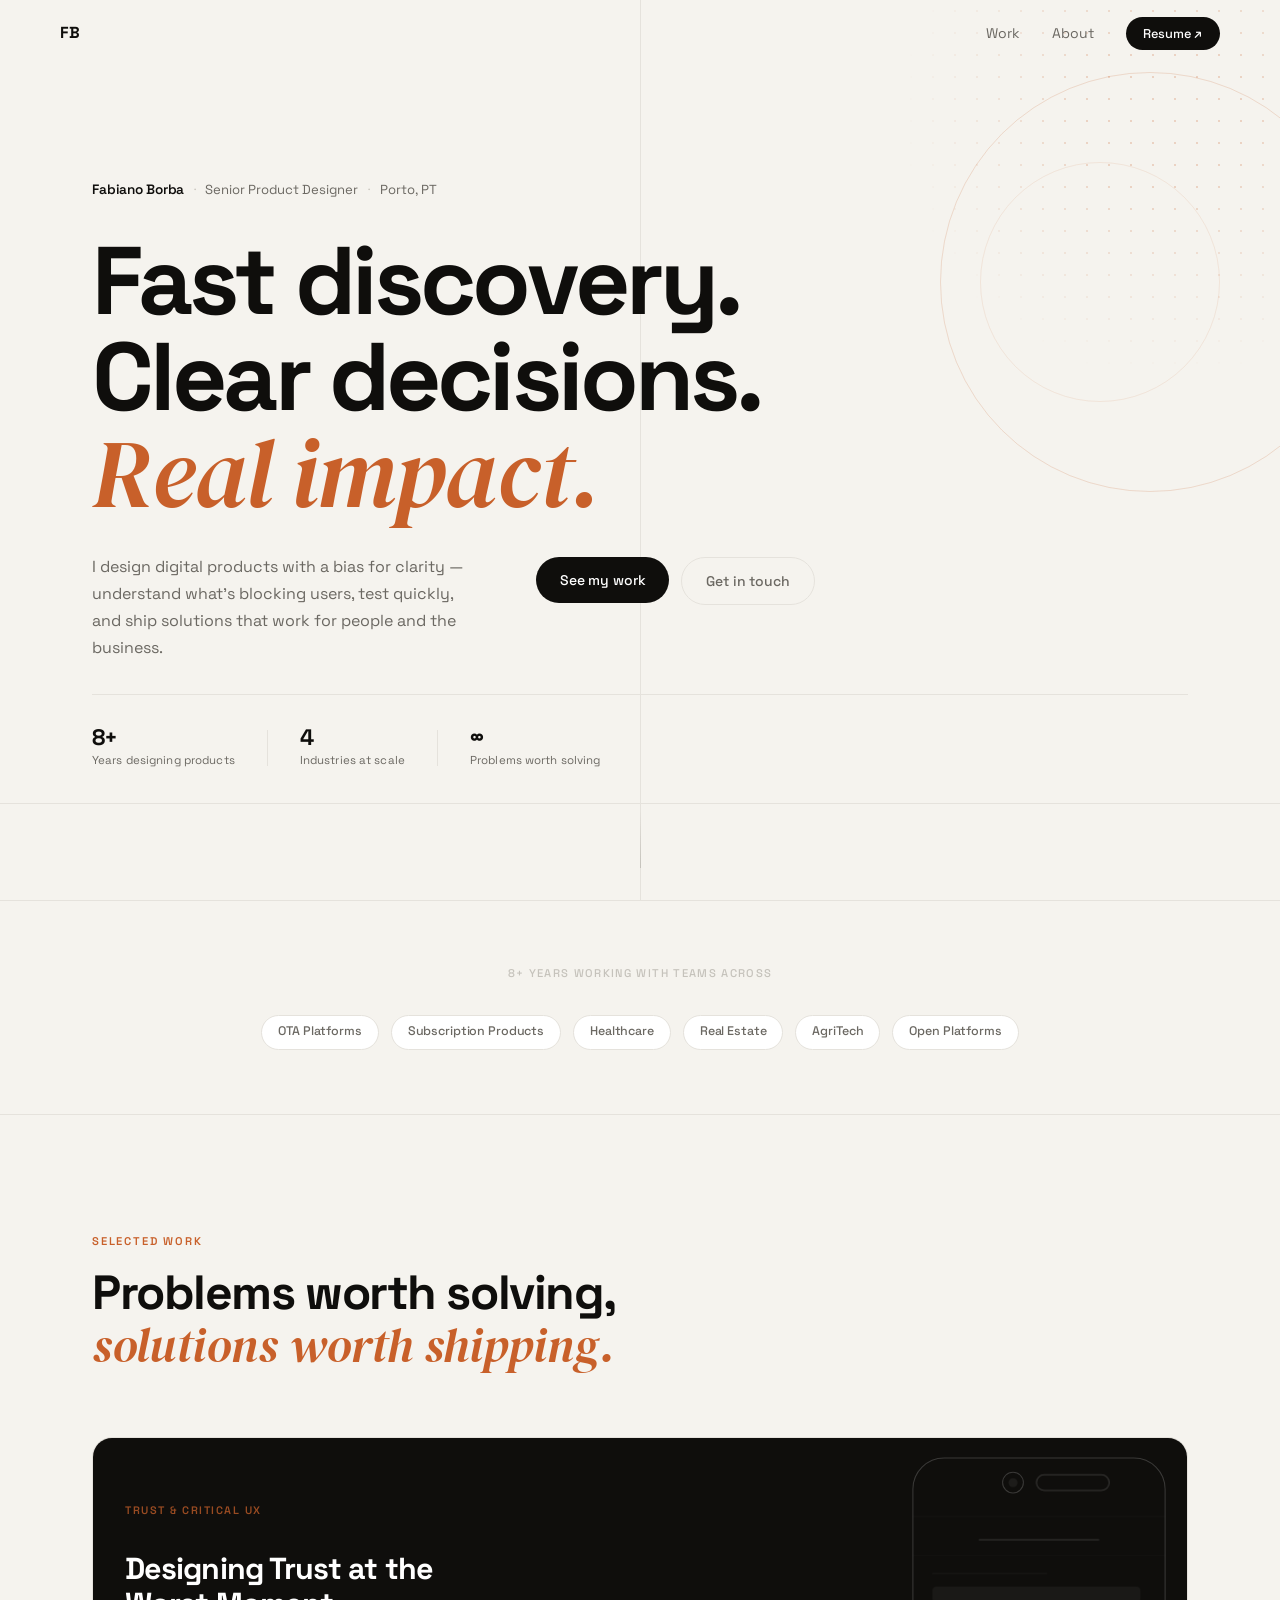
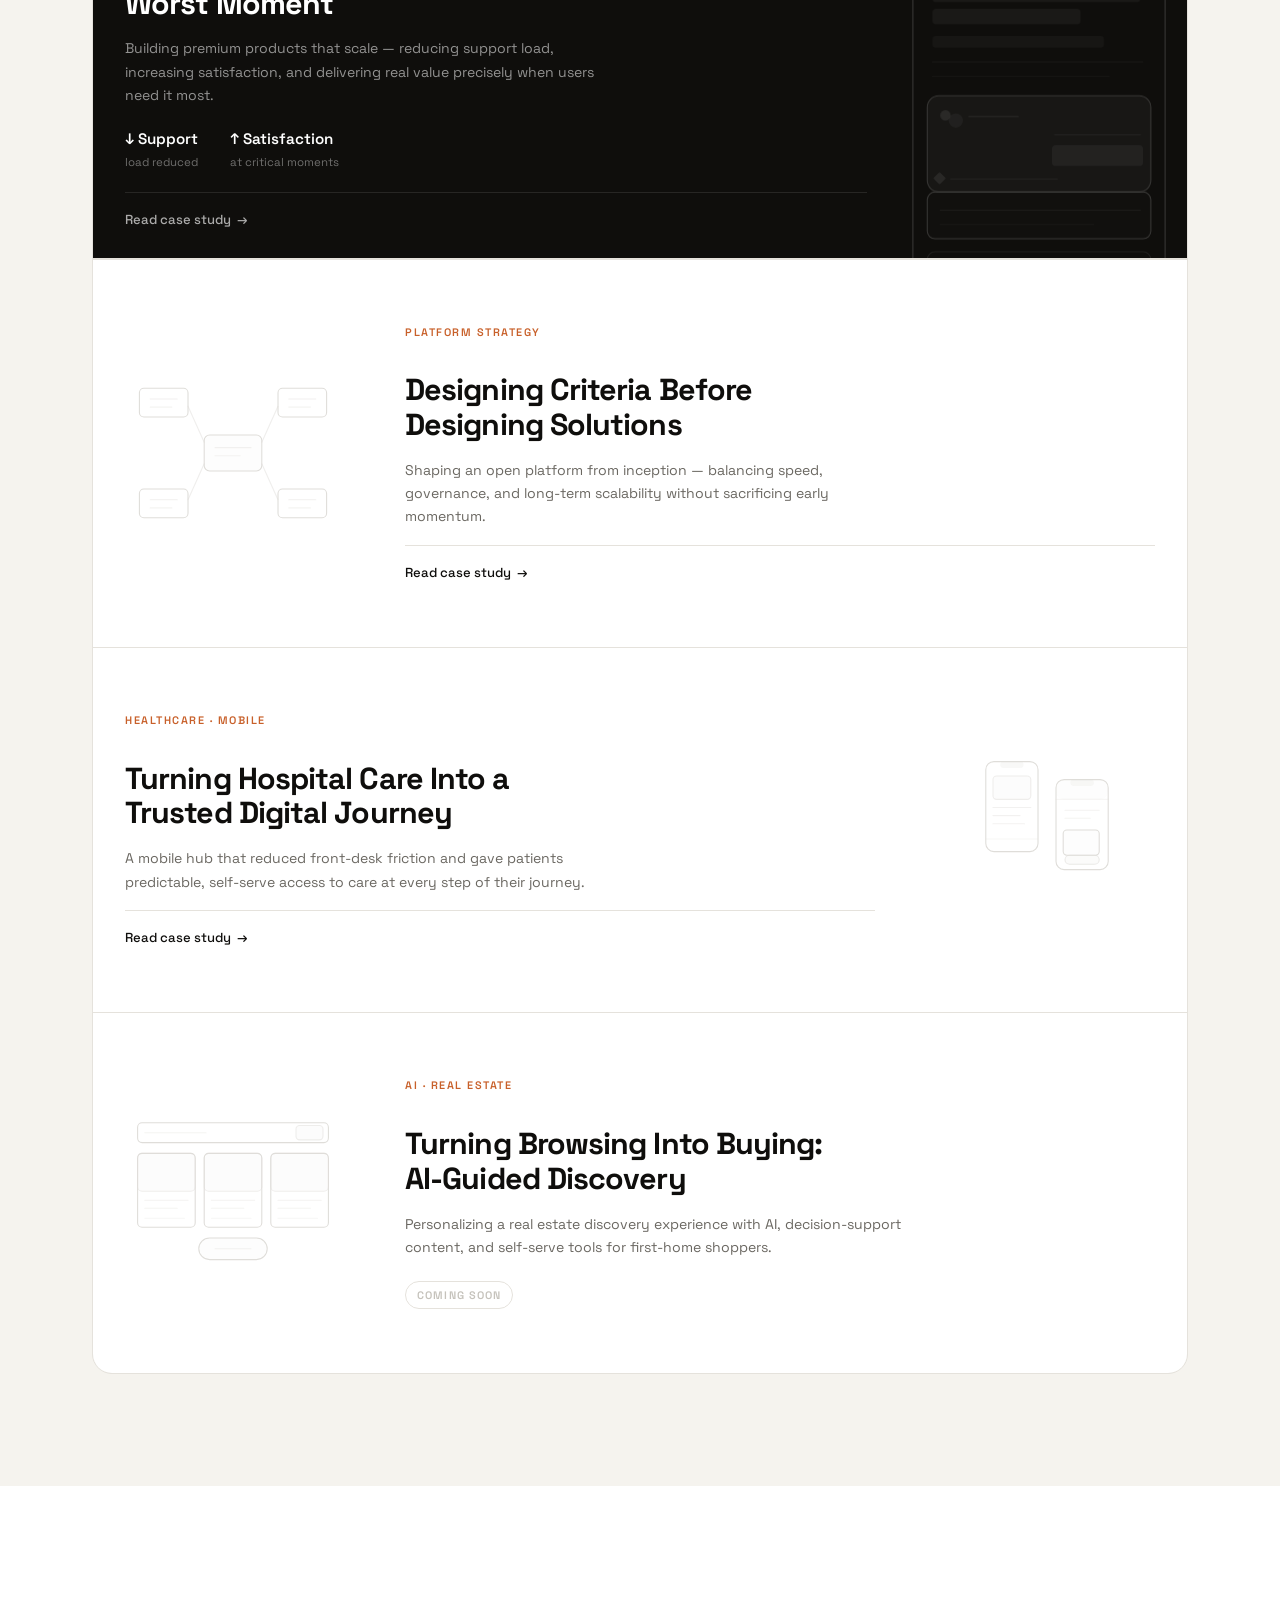
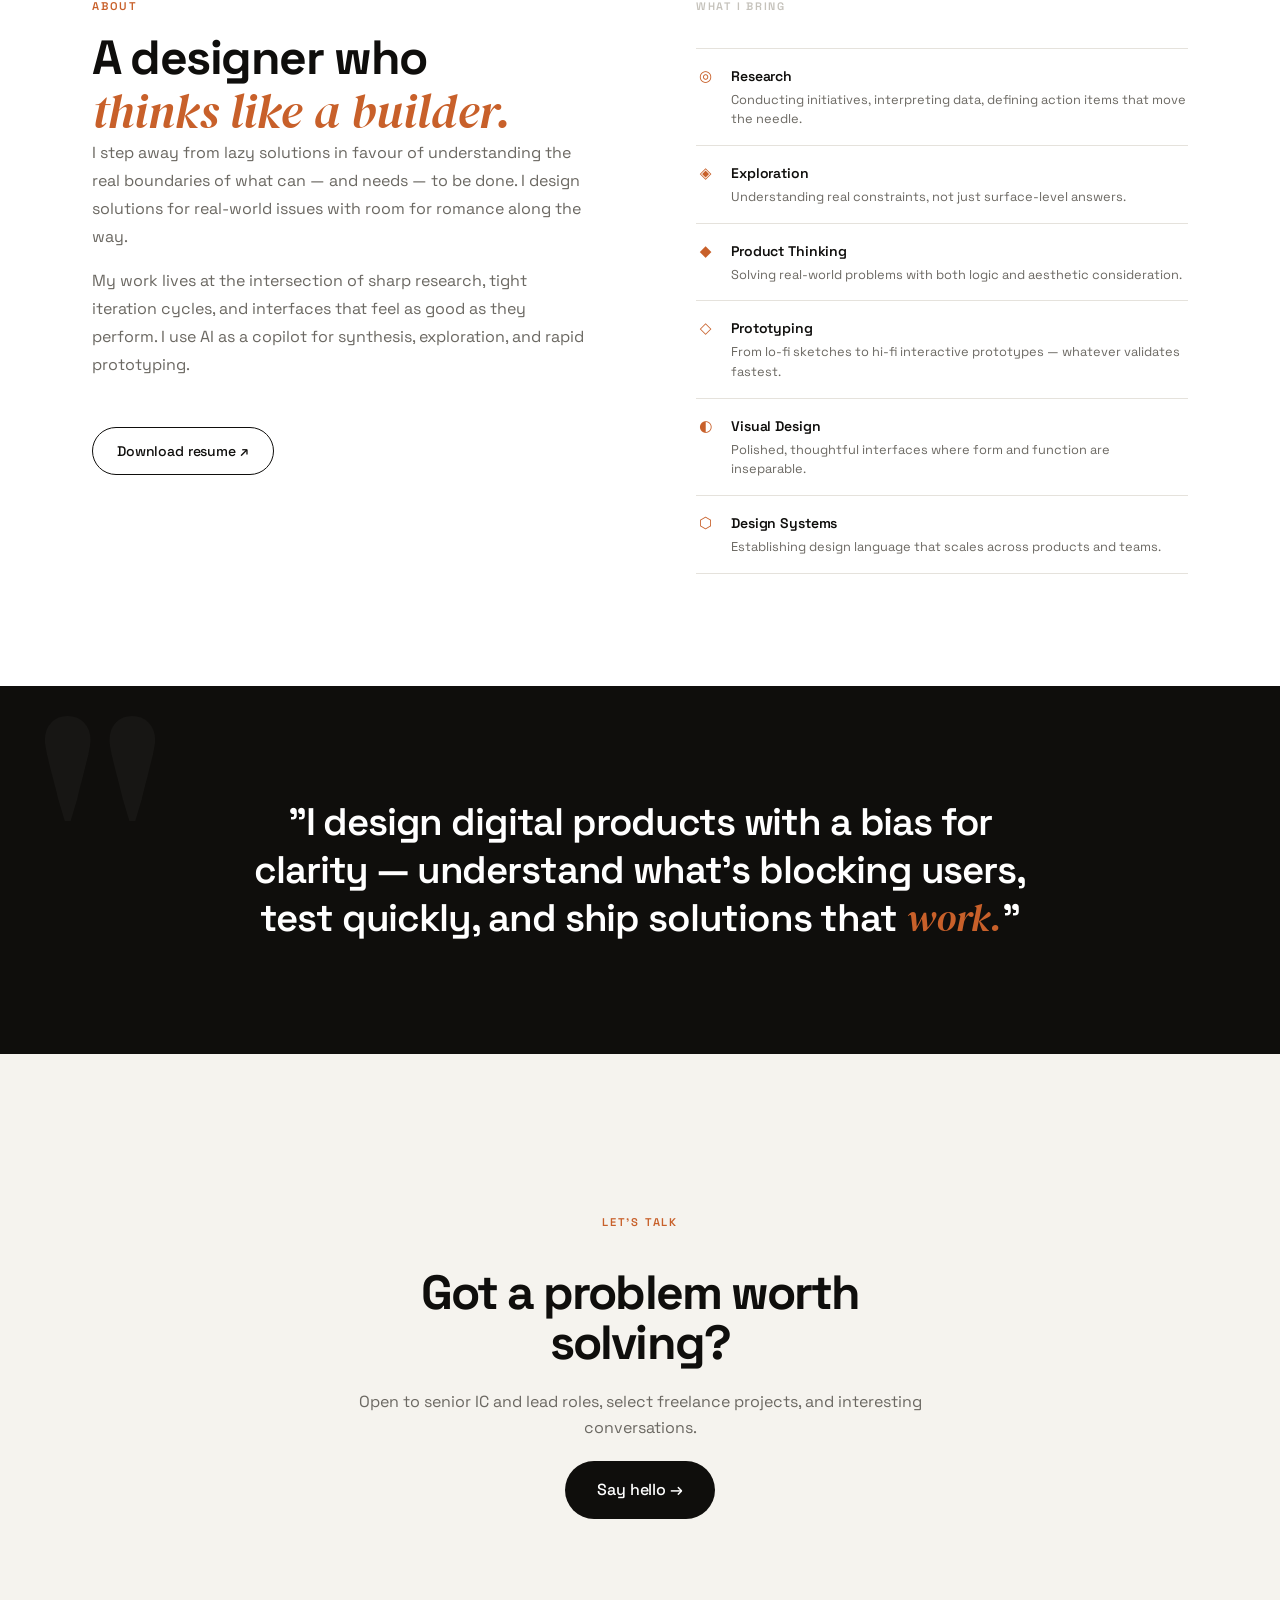
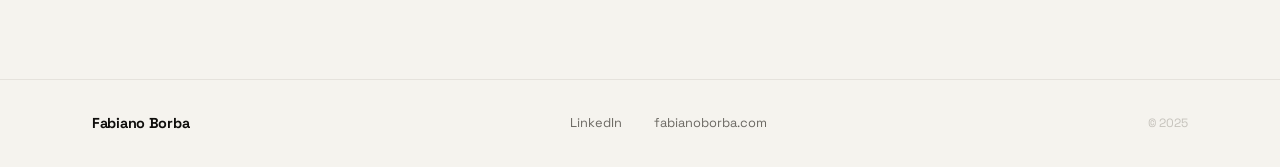
<file: docs/index.html>
<!DOCTYPE html>
<html lang="en">
<head>
  <meta charset="UTF-8" />
  <meta name="viewport" content="width=device-width, initial-scale=1.0" />
  <title>Fabiano Borba — Senior Product Designer</title>
  <meta name="description" content="Senior Product Designer with 8+ years building digital products with clarity, speed, and real impact." />
  <link rel="preconnect" href="https://fonts.googleapis.com" />
  <link rel="preconnect" href="https://fonts.gstatic.com" crossorigin />
  <link href="https://fonts.googleapis.com/css2?family=Space+Grotesk:wght@300;400;500;600;700&family=DM+Serif+Display:ital@0;1&display=swap" rel="stylesheet" />
  <link rel="stylesheet" href="style.css" />
</head>
<body>

  <!-- NAV -->
  <nav class="nav" id="nav">
    <div class="nav__inner">
      <a href="#hero" class="nav__logo">FB</a>
      <ul class="nav__links">
        <li><a href="#work">Work</a></li>
        <li><a href="#about">About</a></li>
        <li>
          <a href="https://assets.zyrosite.com/3LlCawH9FEhHTnpH/fabiano-borba_resume-LyhtnOKzYnafqVPW.pdf"
             target="_blank" rel="noopener" class="nav__cta">Resume ↗</a>
        </li>
      </ul>
    </div>
  </nav>

  <!-- HERO -->
  <section class="hero" id="hero">

    <!-- decorative elements -->
    <div class="hero__deco" aria-hidden="true">
      <div class="deco-ring deco-ring--1"></div>
      <div class="deco-ring deco-ring--2"></div>
      <div class="deco-dot-grid"></div>
      <div class="deco-line deco-line--h"></div>
      <div class="deco-line deco-line--v"></div>
    </div>

    <div class="hero__inner container">

      <!-- byline -->
      <div class="hero__byline animate-in" style="--delay:0s">
        <span class="hero__name-tag">Fabiano Borba</span>
        <span class="hero__sep" aria-hidden="true">·</span>
        <span class="hero__role">Senior Product Designer</span>
        <span class="hero__sep" aria-hidden="true">·</span>
        <span class="hero__loc">Porto, PT</span>
      </div>

      <!-- main headline -->
      <h1 class="hero__headline animate-in" style="--delay:.12s">
        Fast discovery.<br />
        Clear decisions.<br />
        <em>Real impact.</em>
      </h1>

      <!-- sub + actions -->
      <div class="hero__bottom animate-in" style="--delay:.28s">
        <p class="hero__bio">
          I design digital products with a bias for clarity — understand what's blocking
          users, test quickly, and ship solutions that work for people and the business.
        </p>
        <div class="hero__actions">
          <a href="#work" class="btn btn--primary">See my work</a>
          <a href="mailto:hello@fabianoborba.com" class="btn btn--ghost">Get in touch</a>
        </div>
      </div>

      <!-- stats row -->
      <div class="hero__stats animate-in" style="--delay:.42s">
        <div class="hero__stat">
          <span class="hero__stat-val">8+</span>
          <span class="hero__stat-label">Years designing products</span>
        </div>
        <div class="hero__stat-divider" aria-hidden="true"></div>
        <div class="hero__stat">
          <span class="hero__stat-val">4</span>
          <span class="hero__stat-label">Industries at scale</span>
        </div>
        <div class="hero__stat-divider" aria-hidden="true"></div>
        <div class="hero__stat">
          <span class="hero__stat-val">∞</span>
          <span class="hero__stat-label">Problems worth solving</span>
        </div>
      </div>

    </div>

    <div class="hero__scroll-hint animate-in" aria-hidden="true" style="--delay:.6s">
      <span></span>
    </div>
  </section>

  <!-- COMPANIES -->
  <section class="companies">
    <div class="container">
      <p class="companies__label">8+ years working with teams across</p>
      <div class="companies__grid">
        <span class="company-pill">OTA Platforms</span>
        <span class="company-pill">Subscription Products</span>
        <span class="company-pill">Healthcare</span>
        <span class="company-pill">Real Estate</span>
        <span class="company-pill">AgriTech</span>
        <span class="company-pill">Open Platforms</span>
      </div>
    </div>
  </section>

  <!-- WORK -->
  <section class="work" id="work">
    <div class="container">
      <div class="section-header">
        <span class="section-label">Selected Work</span>
        <h2 class="section-title">Problems worth solving,<br /><em>solutions worth shipping.</em></h2>
      </div>

      <div class="cases">

        <article class="case case--featured">
          <div class="case__body" style="padding-bottom: 28px;">
            <div class="case__meta">
              <span class="case__tag">Trust &amp; Critical UX</span>
            </div>
            <div class="case__content">
              <h3 class="case__title">Designing Trust at the<br>Worst Moment</h3>
              <p class="case__desc">
                Building premium products that scale — reducing support load, increasing satisfaction,
                and delivering real value precisely when users need it most.
              </p>
              <div class="case__outcomes">
                <div class="outcome">
                  <span class="outcome__value">↓ Support</span>
                  <span class="outcome__label">load reduced</span>
                </div>
                <div class="outcome">
                  <span class="outcome__value">↑ Satisfaction</span>
                  <span class="outcome__label">at critical moments</span>
                </div>
              </div>
              <a href="case-c4ar.html" class="case__link">
                Read case study <span aria-hidden="true">→</span>
              </a>
            </div>
          </div>
          <div class="case__visual" style="padding-right: 0px;border-right-width: 0px;border-right-style: solid;margin-right: 8px;">
            <!-- Wireframe: phone mockup — Cancel your trip / refund screen -->
            <svg viewBox="0 0 200 368" fill="none" stroke="currentColor" stroke-width="0.8" stroke-linecap="round" stroke-linejoin="round" aria-hidden="true">
              <!-- Phone outer frame -->
              <rect class="wf-stroke" style="--d:.6s"  x="3" y="3" width="194" height="362" rx="24"/>
              <!-- Camera -->
              <circle class="wf-stroke" style="--d:.75s" cx="80" cy="22" r="8"/>
              <circle class="wf-fill"   style="--d:.82s" cx="80" cy="22" r="3.5" fill="currentColor" fill-opacity="0.35" stroke="none"/>
              <!-- Speaker grill -->
              <rect class="wf-stroke" style="--d:.88s" x="98" y="16" width="56" height="12" rx="6"/>
              <!-- Screen top edge -->
              <line class="wf-stroke" style="--d:.98s" x1="3" y1="48" x2="197" y2="48" stroke-opacity="0.2"/>

              <!-- SCREEN CONTENT — all y values shifted +48 from original -->
              <!-- Header: "Cancel your trip" -->
              <line class="wf-stroke" style="--d:1.08s" x1="54" y1="66" x2="146" y2="66"/>
              <!-- Separator -->
              <line class="wf-stroke" style="--d:1.14s" x1="3" y1="78" x2="197" y2="78" stroke-opacity="0.18"/>
              <!-- Booking ID -->
              <line class="wf-stroke" style="--d:1.20s" x1="18" y1="92" x2="106" y2="92" stroke-opacity="0.35"/>
              <!-- H1 line 1 -->
              <rect class="wf-fill" style="--d:1.28s" x="18" y="102" width="160" height="12" rx="3" fill="currentColor" fill-opacity="0.28" stroke="none"/>
              <!-- H1 line 2 -->
              <rect class="wf-fill" style="--d:1.34s" x="18" y="119" width="114" height="12" rx="3" fill="currentColor" fill-opacity="0.28" stroke="none"/>
              <!-- H2 subheading -->
              <rect class="wf-fill" style="--d:1.39s" x="18" y="140" width="132" height="9" rx="2.5" fill="currentColor" fill-opacity="0.2" stroke="none"/>
              <!-- Body text -->
              <line class="wf-stroke" style="--d:1.45s" x1="18" y1="160" x2="180" y2="160" stroke-opacity="0.28"/>
              <line class="wf-stroke" style="--d:1.51s" x1="18" y1="171" x2="154" y2="171" stroke-opacity="0.22"/>
              <!-- Dark credit card -->
              <rect class="wf-fill" style="--d:1.57s" x="14" y="186" width="172" height="74" rx="9" fill="currentColor" fill-opacity="0.22"/>
              <!-- Logo circles -->
              <circle class="wf-fill" style="--d:1.64s" cx="28" cy="201" r="4" fill="currentColor" fill-opacity="0.55" stroke="none"/>
              <circle class="wf-fill" style="--d:1.68s" cx="36" cy="205" r="5.5" fill="currentColor" fill-opacity="0.3" stroke="none"/>
              <!-- Prime label -->
              <line class="wf-stroke" style="--d:1.72s" x1="46" y1="202" x2="84" y2="202" stroke-opacity="0.6"/>
              <!-- Travel credit label -->
              <line class="wf-stroke" style="--d:1.77s" x1="112" y1="216" x2="178" y2="216" stroke-opacity="0.4"/>
              <!-- Amount block -->
              <rect class="wf-fill" style="--d:1.82s" x="110" y="224" width="70" height="16" rx="3" fill="currentColor" fill-opacity="0.35" stroke="none"/>
              <!-- Prime Plus diamond + label -->
              <rect class="wf-fill"   style="--d:1.86s" x="20" y="246" width="7" height="7" rx="1" fill="currentColor" fill-opacity="0.5" stroke="none" transform="rotate(45 23.5 249.5)"/>
              <line class="wf-stroke" style="--d:1.90s" x1="32" y1="250" x2="114" y2="250" stroke-opacity="0.4"/>
              <!-- Light info section -->
              <rect class="wf-stroke" style="--d:1.96s" x="14" y="260" width="172" height="36" rx="6" fill="currentColor" fill-opacity="0.07"/>
              <line class="wf-stroke" style="--d:2.02s" x1="24" y1="274" x2="178" y2="274" stroke-opacity="0.28"/>
              <line class="wf-stroke" style="--d:2.07s" x1="24" y1="285" x2="142" y2="285" stroke-opacity="0.22"/>
              <!-- Next steps list item -->
              <rect class="wf-stroke" style="--d:2.12s" x="14" y="306" width="172" height="28" rx="6" stroke-opacity="0.45"/>
              <rect class="wf-fill"   style="--d:2.19s" x="24" y="314" width="10" height="12" rx="2" fill="currentColor" fill-opacity="0.14" stroke="none"/>
              <line class="wf-stroke" style="--d:2.22s" x1="42" y1="320" x2="126" y2="320" stroke-opacity="0.38"/>
              <polyline class="wf-stroke" style="--d:2.26s" points="174,315 179,320 174,325" stroke-opacity="0.4"/>
              <!-- Home indicator -->
              <rect class="wf-fill" style="--d:2.32s" x="70" y="355" width="60" height="5" rx="2.5" fill="currentColor" fill-opacity="0.22" stroke="none"/>
            </svg>
          </div>
        </article>

        <article class="case">
          <div class="case__body">
            <div class="case__meta">
              <span class="case__tag">Platform Strategy</span>
            </div>
            <div class="case__content">
              <h3 class="case__title">Designing Criteria Before<br />Designing Solutions</h3>
              <p class="case__desc">
                Shaping an open platform from inception — balancing speed, governance,
                and long-term scalability without sacrificing early momentum.
              </p>
              <a href="https://fabianoborba.com/cropwise-open-platform" target="_blank" rel="noopener" class="case__link">
                Read case study <span aria-hidden="true">→</span>
              </a>
            </div>
          </div>
          <div class="case__visual">
            <!-- Wireframe: platform diagram nodes -->
            <svg viewBox="0 0 240 180" fill="none" stroke="currentColor" stroke-width="1.2" stroke-linecap="round" stroke-linejoin="round" aria-hidden="true">
              <rect x="88" y="70" width="64" height="40" rx="6" fill="currentColor" fill-opacity="0.06"/>
              <line x1="100" y1="84" x2="140" y2="84" stroke-opacity="0.4"/>
              <line x1="100" y1="93" x2="128" y2="93" stroke-opacity="0.35"/>
              <rect x="16" y="18" width="54" height="32" rx="5"/>
              <line x1="28" y1="30" x2="58" y2="30" stroke-opacity="0.45"/>
              <line x1="28" y1="39" x2="52" y2="39" stroke-opacity="0.35"/>
              <rect x="170" y="18" width="54" height="32" rx="5"/>
              <line x1="182" y1="30" x2="212" y2="30" stroke-opacity="0.45"/>
              <line x1="182" y1="39" x2="206" y2="39" stroke-opacity="0.35"/>
              <rect x="16" y="130" width="54" height="32" rx="5"/>
              <line x1="28" y1="142" x2="58" y2="142" stroke-opacity="0.45"/>
              <line x1="28" y1="151" x2="52" y2="151" stroke-opacity="0.35"/>
              <rect x="170" y="130" width="54" height="32" rx="5"/>
              <line x1="182" y1="142" x2="212" y2="142" stroke-opacity="0.45"/>
              <line x1="182" y1="151" x2="206" y2="151" stroke-opacity="0.35"/>
              <line x1="70" y1="38" x2="88" y2="78" stroke-opacity="0.5"/>
              <line x1="170" y1="38" x2="152" y2="78" stroke-opacity="0.5"/>
              <line x1="70" y1="142" x2="88" y2="102" stroke-opacity="0.5"/>
              <line x1="170" y1="142" x2="152" y2="102" stroke-opacity="0.5"/>
            </svg>
          </div>
        </article>

        <article class="case">
          <div class="case__body">
            <div class="case__meta">
              <span class="case__tag">Healthcare · Mobile</span>
            </div>
            <div class="case__content">
              <h3 class="case__title">Turning Hospital Care Into a<br />Trusted Digital Journey</h3>
              <p class="case__desc">
                A mobile hub that reduced front-desk friction and gave patients predictable,
                self-serve access to care at every step of their journey.
              </p>
              <a href="case-hsl.html" class="case__link">
                Read case study <span aria-hidden="true">→</span>
              </a>
            </div>
          </div>
          <div class="case__visual">
            <!-- Wireframe: two mobile phone screens -->
            <svg viewBox="0 0 240 180" fill="none" stroke="currentColor" stroke-width="1.2" stroke-linecap="round" stroke-linejoin="round" aria-hidden="true">
              <rect x="52" y="14" width="58" height="100" rx="9"/>
              <rect x="68" y="14" width="26" height="7" rx="3.5" fill="currentColor" fill-opacity="0.2" stroke="none"/>
              <rect x="60" y="30" width="42" height="26" rx="4" fill="currentColor" fill-opacity="0.08" stroke-opacity="0.5"/>
              <line x1="60" y1="65" x2="102" y2="65" stroke-opacity="0.4"/>
              <line x1="60" y1="74" x2="90" y2="74" stroke-opacity="0.4"/>
              <line x1="60" y1="83" x2="95" y2="83" stroke-opacity="0.4"/>
              <line x1="52" y1="100" x2="110" y2="100" stroke-opacity="0.25"/>
              <rect x="130" y="34" width="58" height="100" rx="9"/>
              <rect x="146" y="34" width="26" height="7" rx="3.5" fill="currentColor" fill-opacity="0.2" stroke="none"/>
              <rect x="130" y="34" width="58" height="22" rx="9" fill="currentColor" fill-opacity="0.07" stroke="none"/>
              <line x1="130" y1="56" x2="188" y2="56" stroke-opacity="0.25"/>
              <line x1="140" y1="68" x2="178" y2="68" stroke-opacity="0.4"/>
              <line x1="140" y1="77" x2="168" y2="77" stroke-opacity="0.35"/>
              <rect x="138" y="90" width="40" height="28" rx="4" fill="currentColor" fill-opacity="0.06"/>
              <rect x="140" y="118" width="38" height="10" rx="5" fill="currentColor" fill-opacity="0.14" stroke-opacity="0.6"/>
            </svg>
          </div>
        </article>

        <article class="case case--soon">
          <div class="case__body">
            <div class="case__meta">
              <span class="case__tag">AI · Real Estate</span>
            </div>
            <div class="case__content">
              <h3 class="case__title">Turning Browsing Into Buying:<br />AI-Guided Discovery</h3>
              <p class="case__desc">
                Personalizing a real estate discovery experience with AI, decision-support content,
                and self-serve tools for first-home shoppers.
              </p>
              <span class="case__soon">Coming soon</span>
            </div>
          </div>
          <div class="case__visual">
            <!-- Wireframe: property card grid + AI badge -->
            <svg viewBox="0 0 240 180" fill="none" stroke="currentColor" stroke-width="1.2" stroke-linecap="round" stroke-linejoin="round" aria-hidden="true">
              <rect x="14" y="12" width="212" height="22" rx="5"/>
              <line x1="22" y1="23" x2="90" y2="23" stroke-opacity="0.35"/>
              <rect x="190" y="15" width="30" height="16" rx="4" fill="currentColor" fill-opacity="0.08" stroke-opacity="0.5"/>
              <rect x="14" y="46" width="64" height="82" rx="5"/>
              <rect x="14" y="46" width="64" height="42" rx="5" fill="currentColor" fill-opacity="0.08" stroke-opacity="0.5"/>
              <line x1="22" y1="98" x2="70" y2="98" stroke-opacity="0.4"/>
              <line x1="22" y1="107" x2="58" y2="107" stroke-opacity="0.35"/>
              <line x1="22" y1="118" x2="66" y2="118" stroke-opacity="0.28"/>
              <rect x="88" y="46" width="64" height="82" rx="5"/>
              <rect x="88" y="46" width="64" height="42" rx="5" fill="currentColor" fill-opacity="0.08" stroke-opacity="0.5"/>
              <line x1="96" y1="98" x2="144" y2="98" stroke-opacity="0.4"/>
              <line x1="96" y1="107" x2="132" y2="107" stroke-opacity="0.35"/>
              <line x1="96" y1="118" x2="140" y2="118" stroke-opacity="0.28"/>
              <rect x="162" y="46" width="64" height="82" rx="5"/>
              <rect x="162" y="46" width="64" height="42" rx="5" fill="currentColor" fill-opacity="0.08" stroke-opacity="0.5"/>
              <line x1="170" y1="98" x2="218" y2="98" stroke-opacity="0.4"/>
              <line x1="170" y1="107" x2="206" y2="107" stroke-opacity="0.35"/>
              <line x1="170" y1="118" x2="214" y2="118" stroke-opacity="0.28"/>
              <rect x="82" y="140" width="76" height="24" rx="12" fill="currentColor" fill-opacity="0.06"/>
              <line x1="100" y1="152" x2="140" y2="152" stroke-opacity="0.4"/>
            </svg>
          </div>
        </article>

      </div>
    </div>
  </section>

  <!-- ABOUT -->
  <section class="about" id="about">
    <div class="container">
      <div class="about__grid">

        <div class="about__left">
          <span class="section-label">About</span>
          <h2 class="section-title">A designer who<br /><em>thinks like a builder.</em></h2>
          <p class="about__bio">
            I step away from lazy solutions in favour of understanding the real boundaries
            of what can — and needs — to be done. I design solutions for real-world issues
            with room for romance along the way.
          </p>
          <p class="about__bio">
            My work lives at the intersection of sharp research, tight iteration cycles,
            and interfaces that feel as good as they perform. I use AI as a copilot
            for synthesis, exploration, and rapid prototyping.
          </p>
          <a href="https://assets.zyrosite.com/3LlCawH9FEhHTnpH/fabiano-borba_resume-LyhtnOKzYnafqVPW.pdf"
             target="_blank" rel="noopener" class="btn btn--outline">
            Download resume ↗
          </a>
        </div>

        <div class="about__right">
          <div class="skills">
            <h3 class="skills__heading">What I bring</h3>
            <ul class="skills__list">
              <li class="skill">
                <div class="skill__icon">◎</div>
                <div>
                  <strong class="skill__name">Research</strong>
                  <p class="skill__desc">Conducting initiatives, interpreting data, defining action items that move the needle.</p>
                </div>
              </li>
              <li class="skill">
                <div class="skill__icon">◈</div>
                <div>
                  <strong class="skill__name">Exploration</strong>
                  <p class="skill__desc">Understanding real constraints, not just surface-level answers.</p>
                </div>
              </li>
              <li class="skill">
                <div class="skill__icon">◆</div>
                <div>
                  <strong class="skill__name">Product Thinking</strong>
                  <p class="skill__desc">Solving real-world problems with both logic and aesthetic consideration.</p>
                </div>
              </li>
              <li class="skill">
                <div class="skill__icon">◇</div>
                <div>
                  <strong class="skill__name">Prototyping</strong>
                  <p class="skill__desc">From lo-fi sketches to hi-fi interactive prototypes — whatever validates fastest.</p>
                </div>
              </li>
              <li class="skill">
                <div class="skill__icon">◐</div>
                <div>
                  <strong class="skill__name">Visual Design</strong>
                  <p class="skill__desc">Polished, thoughtful interfaces where form and function are inseparable.</p>
                </div>
              </li>
              <li class="skill">
                <div class="skill__icon">⬡</div>
                <div>
                  <strong class="skill__name">Design Systems</strong>
                  <p class="skill__desc">Establishing design language that scales across products and teams.</p>
                </div>
              </li>
            </ul>
          </div>
        </div>

      </div>
    </div>
  </section>

  <!-- QUOTE BREAK -->
  <section class="quote-break">
    <div class="container">
      <blockquote class="pull-quote">
        "I design digital products with a bias for clarity — understand what's blocking users,
        test quickly, and ship solutions that <em>work.</em>"
      </blockquote>
    </div>
  </section>

  <!-- CONTACT -->
  <section class="contact" id="contact">
    <div class="container">
      <div class="contact__inner">
        <span class="section-label">Let's talk</span>
        <h2 class="contact__title">Got a problem worth solving?</h2>
        <p class="contact__sub">Open to senior IC and lead roles, select freelance projects, and interesting conversations.</p>
        <a href="mailto:hello@fabianoborba.com" class="btn btn--primary btn--large">Say hello →</a>
      </div>
    </div>
  </section>

  <!-- FOOTER -->
  <footer class="footer">
    <div class="container">
      <div class="footer__inner">
        <span class="footer__name">Fabiano Borba</span>
        <div class="footer__links">
          <a href="https://linkedin.com/in/fabianoborba" target="_blank" rel="noopener">LinkedIn</a>
          <a href="https://fabianoborba.com" target="_blank" rel="noopener">fabianoborba.com</a>
        </div>
        <span class="footer__copy">© 2025</span>
      </div>
    </div>
  </footer>

  <script src="script.js"></script>
  <script>
    (function () {
      const observer = new IntersectionObserver(
        (entries) => {
          entries.forEach((e) => {
            if (e.isIntersecting) {
              e.target.classList.add('is-visible');
              observer.unobserve(e.target);
            }
          });
        },
        { threshold: 0.12 }
      );
      document.querySelectorAll('.case').forEach((el) => observer.observe(el));
    })();
  </script>
</body>
</html>
</file>
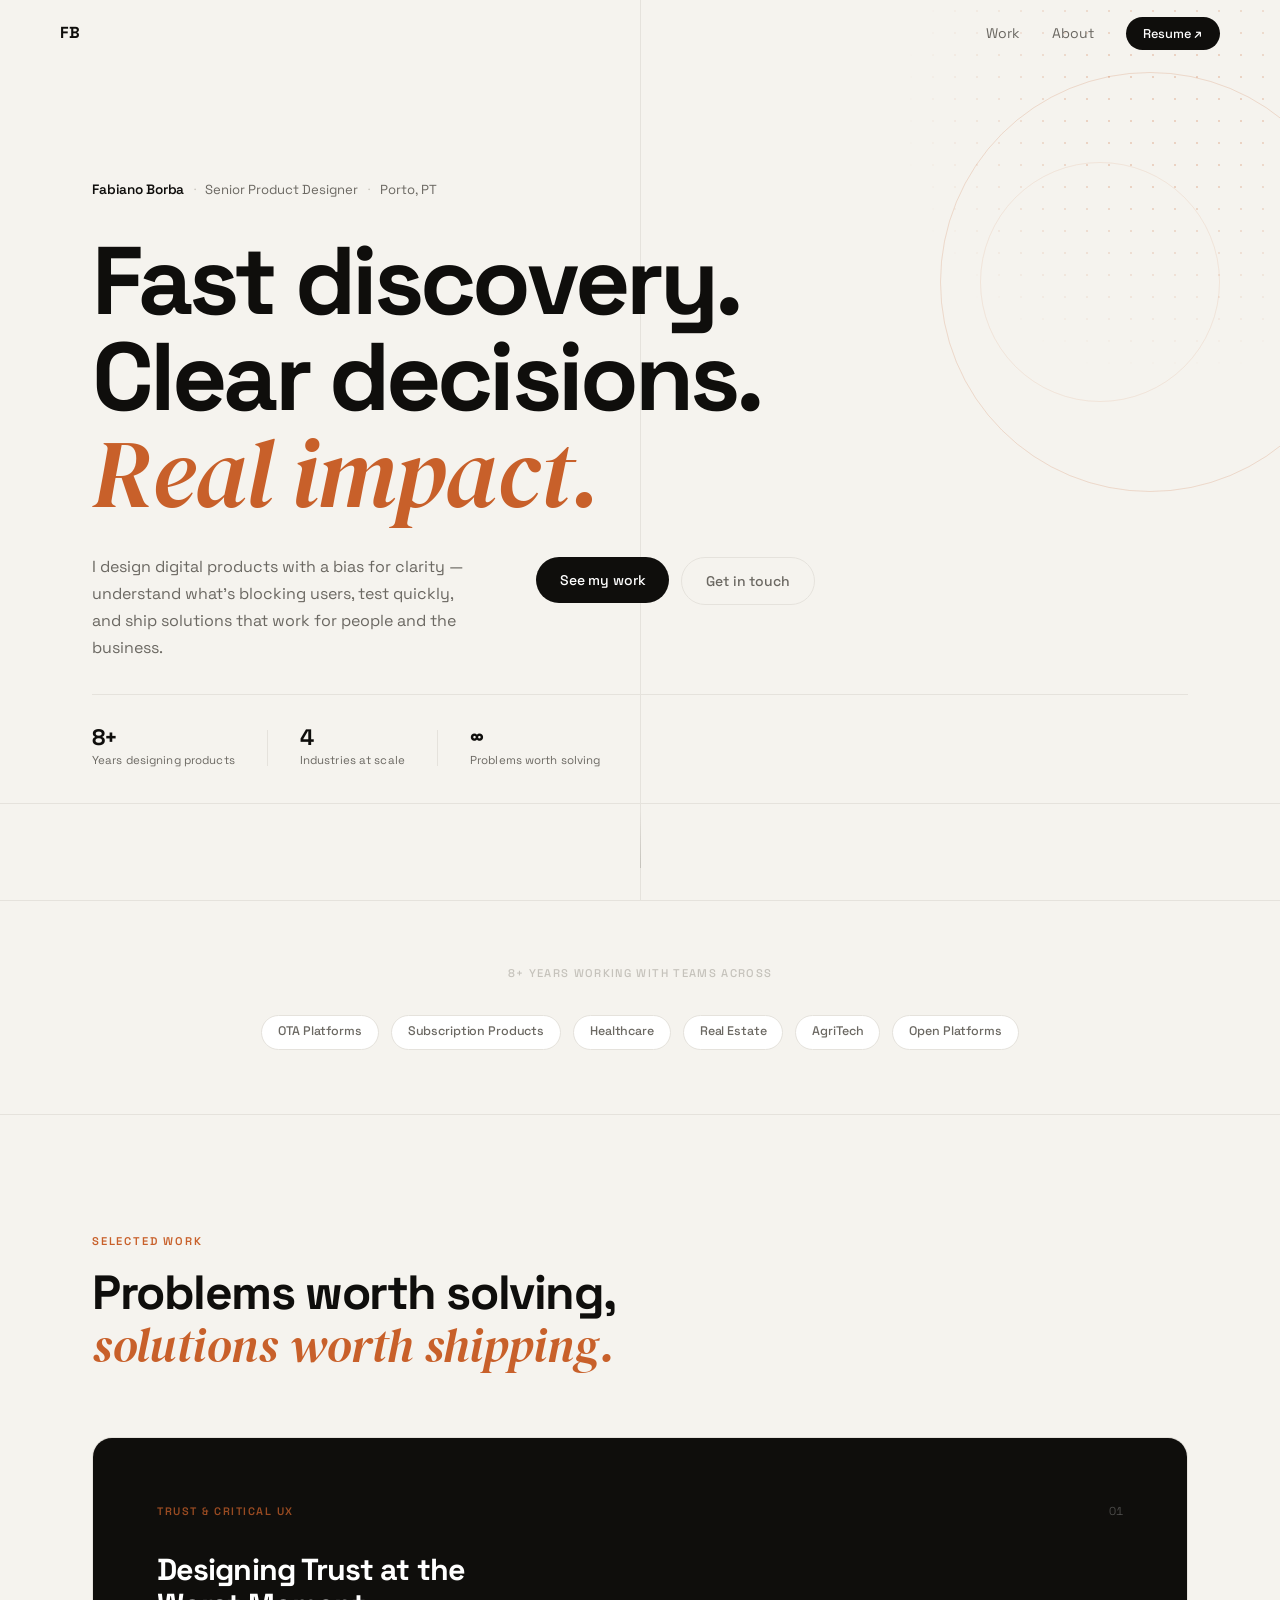
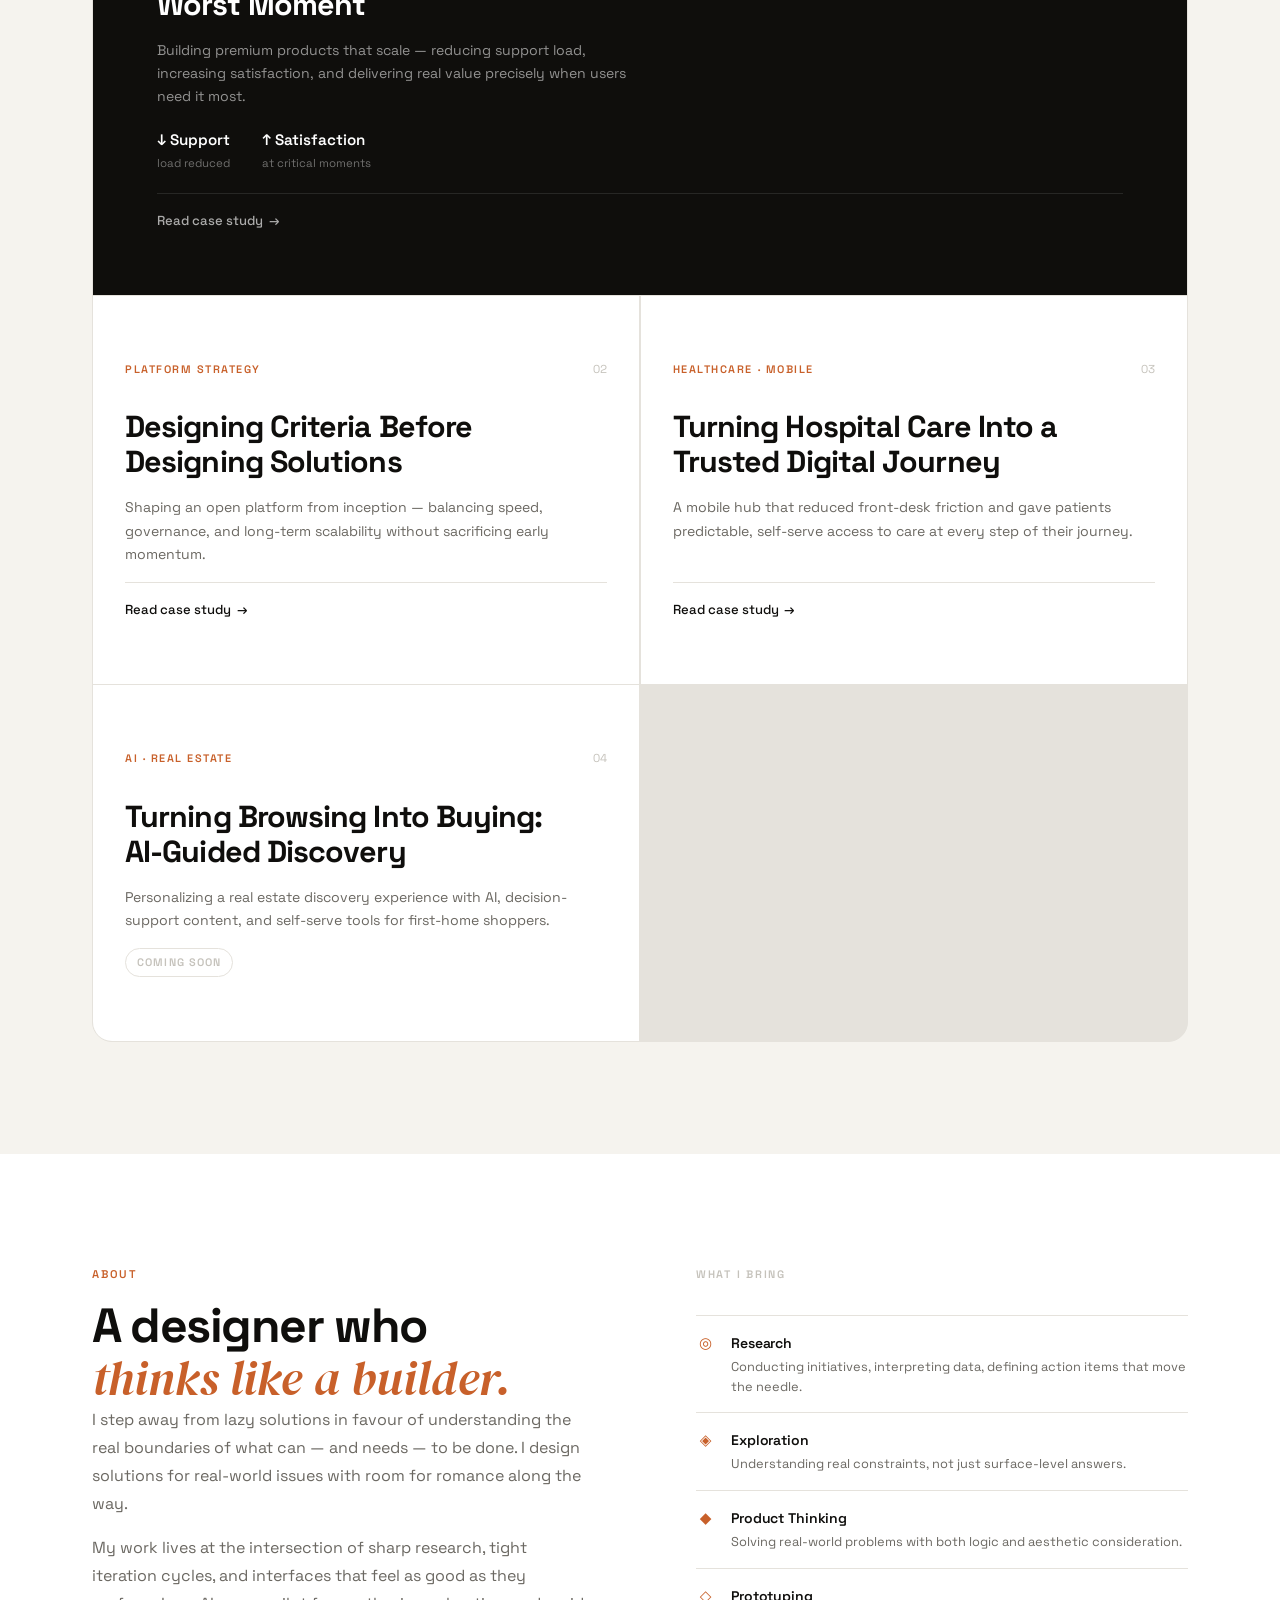
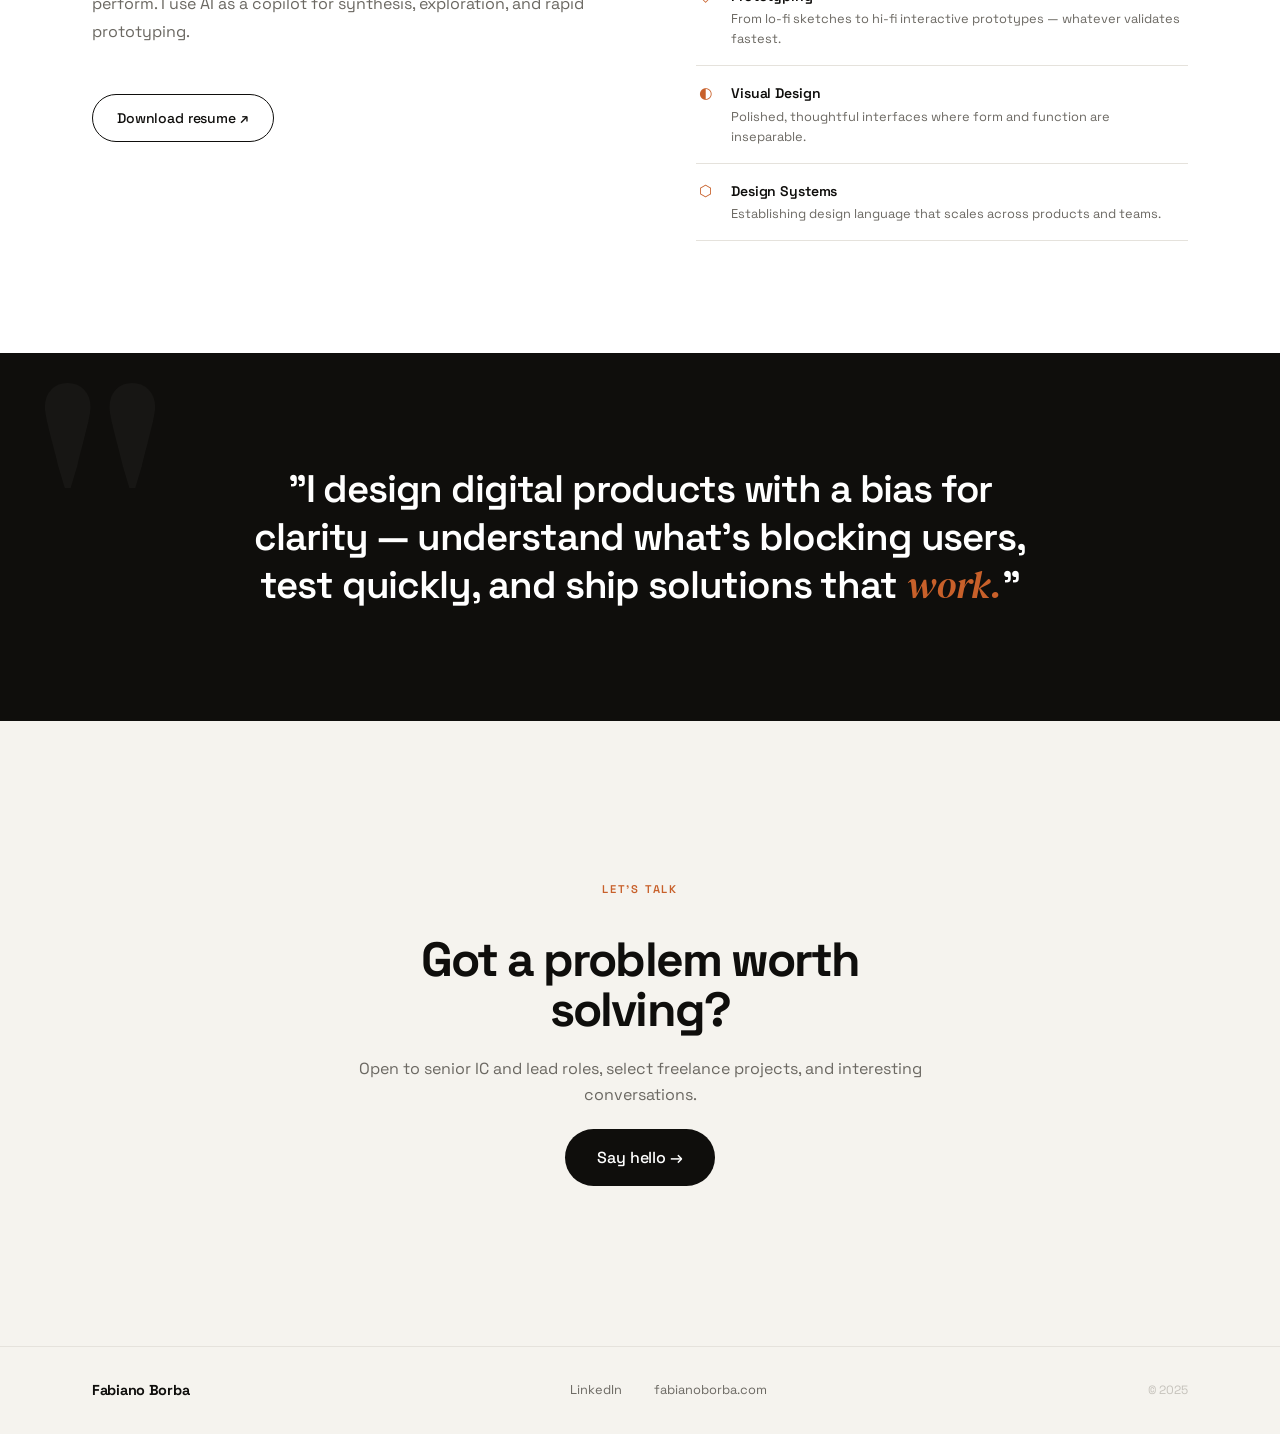
<file: site/index.html>
<!DOCTYPE html>
<html lang="en">
<head>
  <meta charset="UTF-8" />
  <meta name="viewport" content="width=device-width, initial-scale=1.0" />
  <title>Fabiano Borba — Senior Product Designer</title>
  <meta name="description" content="Senior Product Designer with 8+ years building digital products with clarity, speed, and real impact." />
  <link rel="preconnect" href="https://fonts.googleapis.com" />
  <link rel="preconnect" href="https://fonts.gstatic.com" crossorigin />
  <link href="https://fonts.googleapis.com/css2?family=Space+Grotesk:wght@300;400;500;600;700&family=DM+Serif+Display:ital@0;1&display=swap" rel="stylesheet" />
  <link rel="stylesheet" href="style.css" />
</head>
<body>

  <!-- NAV -->
  <nav class="nav" id="nav">
    <div class="nav__inner">
      <a href="#hero" class="nav__logo">FB</a>
      <ul class="nav__links">
        <li><a href="#work">Work</a></li>
        <li><a href="#about">About</a></li>
        <li>
          <a href="https://assets.zyrosite.com/3LlCawH9FEhHTnpH/fabiano-borba_resume-LyhtnOKzYnafqVPW.pdf"
             target="_blank" rel="noopener" class="nav__cta">Resume ↗</a>
        </li>
      </ul>
    </div>
  </nav>

  <!-- HERO -->
  <section class="hero" id="hero">

    <!-- decorative elements -->
    <div class="hero__deco" aria-hidden="true">
      <div class="deco-ring deco-ring--1"></div>
      <div class="deco-ring deco-ring--2"></div>
      <div class="deco-dot-grid"></div>
      <div class="deco-line deco-line--h"></div>
      <div class="deco-line deco-line--v"></div>
    </div>

    <div class="hero__inner container">

      <!-- byline -->
      <div class="hero__byline animate-in" style="--delay:0s">
        <span class="hero__name-tag">Fabiano Borba</span>
        <span class="hero__sep" aria-hidden="true">·</span>
        <span class="hero__role">Senior Product Designer</span>
        <span class="hero__sep" aria-hidden="true">·</span>
        <span class="hero__loc">Porto, PT</span>
      </div>

      <!-- main headline -->
      <h1 class="hero__headline animate-in" style="--delay:.12s">
        Fast discovery.<br />
        Clear decisions.<br />
        <em>Real impact.</em>
      </h1>

      <!-- sub + actions -->
      <div class="hero__bottom animate-in" style="--delay:.28s">
        <p class="hero__bio">
          I design digital products with a bias for clarity — understand what's blocking
          users, test quickly, and ship solutions that work for people and the business.
        </p>
        <div class="hero__actions">
          <a href="#work" class="btn btn--primary">See my work</a>
          <a href="mailto:hello@fabianoborba.com" class="btn btn--ghost">Get in touch</a>
        </div>
      </div>

      <!-- stats row -->
      <div class="hero__stats animate-in" style="--delay:.42s">
        <div class="hero__stat">
          <span class="hero__stat-val">8+</span>
          <span class="hero__stat-label">Years designing products</span>
        </div>
        <div class="hero__stat-divider" aria-hidden="true"></div>
        <div class="hero__stat">
          <span class="hero__stat-val">4</span>
          <span class="hero__stat-label">Industries at scale</span>
        </div>
        <div class="hero__stat-divider" aria-hidden="true"></div>
        <div class="hero__stat">
          <span class="hero__stat-val">∞</span>
          <span class="hero__stat-label">Problems worth solving</span>
        </div>
      </div>

    </div>

    <div class="hero__scroll-hint animate-in" aria-hidden="true" style="--delay:.6s">
      <span></span>
    </div>
  </section>

  <!-- COMPANIES -->
  <section class="companies">
    <div class="container">
      <p class="companies__label">8+ years working with teams across</p>
      <div class="companies__grid">
        <span class="company-pill">OTA Platforms</span>
        <span class="company-pill">Subscription Products</span>
        <span class="company-pill">Healthcare</span>
        <span class="company-pill">Real Estate</span>
        <span class="company-pill">AgriTech</span>
        <span class="company-pill">Open Platforms</span>
      </div>
    </div>
  </section>

  <!-- WORK -->
  <section class="work" id="work">
    <div class="container">
      <div class="section-header">
        <span class="section-label">Selected Work</span>
        <h2 class="section-title">Problems worth solving,<br /><em>solutions worth shipping.</em></h2>
      </div>

      <div class="cases">

        <article class="case case--featured">
          <div class="case__meta">
            <span class="case__tag">Trust & Critical UX</span>
            <span class="case__num">01</span>
          </div>
          <div class="case__content">
            <h3 class="case__title">Designing Trust at the<br />Worst Moment</h3>
            <p class="case__desc">
              Building premium products that scale — reducing support load, increasing satisfaction,
              and delivering real value precisely when users need it most.
            </p>
            <div class="case__outcomes">
              <div class="outcome">
                <span class="outcome__value">↓ Support</span>
                <span class="outcome__label">load reduced</span>
              </div>
              <div class="outcome">
                <span class="outcome__value">↑ Satisfaction</span>
                <span class="outcome__label">at critical moments</span>
              </div>
            </div>
            <a href="https://fabianoborba.com/c4ar" target="_blank" rel="noopener" class="case__link">
              Read case study <span aria-hidden="true">→</span>
            </a>
          </div>
        </article>

        <article class="case">
          <div class="case__meta">
            <span class="case__tag">Platform Strategy</span>
            <span class="case__num">02</span>
          </div>
          <div class="case__content">
            <h3 class="case__title">Designing Criteria Before<br />Designing Solutions</h3>
            <p class="case__desc">
              Shaping an open platform from inception — balancing speed, governance,
              and long-term scalability without sacrificing early momentum.
            </p>
            <a href="https://fabianoborba.com/cropwise-open-platform" target="_blank" rel="noopener" class="case__link">
              Read case study <span aria-hidden="true">→</span>
            </a>
          </div>
        </article>

        <article class="case">
          <div class="case__meta">
            <span class="case__tag">Healthcare · Mobile</span>
            <span class="case__num">03</span>
          </div>
          <div class="case__content">
            <h3 class="case__title">Turning Hospital Care Into a<br />Trusted Digital Journey</h3>
            <p class="case__desc">
              A mobile hub that reduced front-desk friction and gave patients predictable,
              self-serve access to care at every step of their journey.
            </p>
            <a href="https://fabianoborba.com/hsl" target="_blank" rel="noopener" class="case__link">
              Read case study <span aria-hidden="true">→</span>
            </a>
          </div>
        </article>

        <article class="case case--soon">
          <div class="case__meta">
            <span class="case__tag">AI · Real Estate</span>
            <span class="case__num">04</span>
          </div>
          <div class="case__content">
            <h3 class="case__title">Turning Browsing Into Buying:<br />AI-Guided Discovery</h3>
            <p class="case__desc">
              Personalizing a real estate discovery experience with AI, decision-support content,
              and self-serve tools for first-home shoppers.
            </p>
            <span class="case__soon">Coming soon</span>
          </div>
        </article>

      </div>
    </div>
  </section>

  <!-- ABOUT -->
  <section class="about" id="about">
    <div class="container">
      <div class="about__grid">

        <div class="about__left">
          <span class="section-label">About</span>
          <h2 class="section-title">A designer who<br /><em>thinks like a builder.</em></h2>
          <p class="about__bio">
            I step away from lazy solutions in favour of understanding the real boundaries
            of what can — and needs — to be done. I design solutions for real-world issues
            with room for romance along the way.
          </p>
          <p class="about__bio">
            My work lives at the intersection of sharp research, tight iteration cycles,
            and interfaces that feel as good as they perform. I use AI as a copilot
            for synthesis, exploration, and rapid prototyping.
          </p>
          <a href="https://assets.zyrosite.com/3LlCawH9FEhHTnpH/fabiano-borba_resume-LyhtnOKzYnafqVPW.pdf"
             target="_blank" rel="noopener" class="btn btn--outline">
            Download resume ↗
          </a>
        </div>

        <div class="about__right">
          <div class="skills">
            <h3 class="skills__heading">What I bring</h3>
            <ul class="skills__list">
              <li class="skill">
                <div class="skill__icon">◎</div>
                <div>
                  <strong class="skill__name">Research</strong>
                  <p class="skill__desc">Conducting initiatives, interpreting data, defining action items that move the needle.</p>
                </div>
              </li>
              <li class="skill">
                <div class="skill__icon">◈</div>
                <div>
                  <strong class="skill__name">Exploration</strong>
                  <p class="skill__desc">Understanding real constraints, not just surface-level answers.</p>
                </div>
              </li>
              <li class="skill">
                <div class="skill__icon">◆</div>
                <div>
                  <strong class="skill__name">Product Thinking</strong>
                  <p class="skill__desc">Solving real-world problems with both logic and aesthetic consideration.</p>
                </div>
              </li>
              <li class="skill">
                <div class="skill__icon">◇</div>
                <div>
                  <strong class="skill__name">Prototyping</strong>
                  <p class="skill__desc">From lo-fi sketches to hi-fi interactive prototypes — whatever validates fastest.</p>
                </div>
              </li>
              <li class="skill">
                <div class="skill__icon">◐</div>
                <div>
                  <strong class="skill__name">Visual Design</strong>
                  <p class="skill__desc">Polished, thoughtful interfaces where form and function are inseparable.</p>
                </div>
              </li>
              <li class="skill">
                <div class="skill__icon">⬡</div>
                <div>
                  <strong class="skill__name">Design Systems</strong>
                  <p class="skill__desc">Establishing design language that scales across products and teams.</p>
                </div>
              </li>
            </ul>
          </div>
        </div>

      </div>
    </div>
  </section>

  <!-- QUOTE BREAK -->
  <section class="quote-break">
    <div class="container">
      <blockquote class="pull-quote">
        "I design digital products with a bias for clarity — understand what's blocking users,
        test quickly, and ship solutions that <em>work.</em>"
      </blockquote>
    </div>
  </section>

  <!-- CONTACT -->
  <section class="contact" id="contact">
    <div class="container">
      <div class="contact__inner">
        <span class="section-label">Let's talk</span>
        <h2 class="contact__title">Got a problem worth solving?</h2>
        <p class="contact__sub">Open to senior IC and lead roles, select freelance projects, and interesting conversations.</p>
        <a href="mailto:hello@fabianoborba.com" class="btn btn--primary btn--large">Say hello →</a>
      </div>
    </div>
  </section>

  <!-- FOOTER -->
  <footer class="footer">
    <div class="container">
      <div class="footer__inner">
        <span class="footer__name">Fabiano Borba</span>
        <div class="footer__links">
          <a href="https://linkedin.com/in/fabianoborba" target="_blank" rel="noopener">LinkedIn</a>
          <a href="https://fabianoborba.com" target="_blank" rel="noopener">fabianoborba.com</a>
        </div>
        <span class="footer__copy">© 2025</span>
      </div>
    </div>
  </footer>

  <script src="script.js"></script>
</body>
</html>
</file>
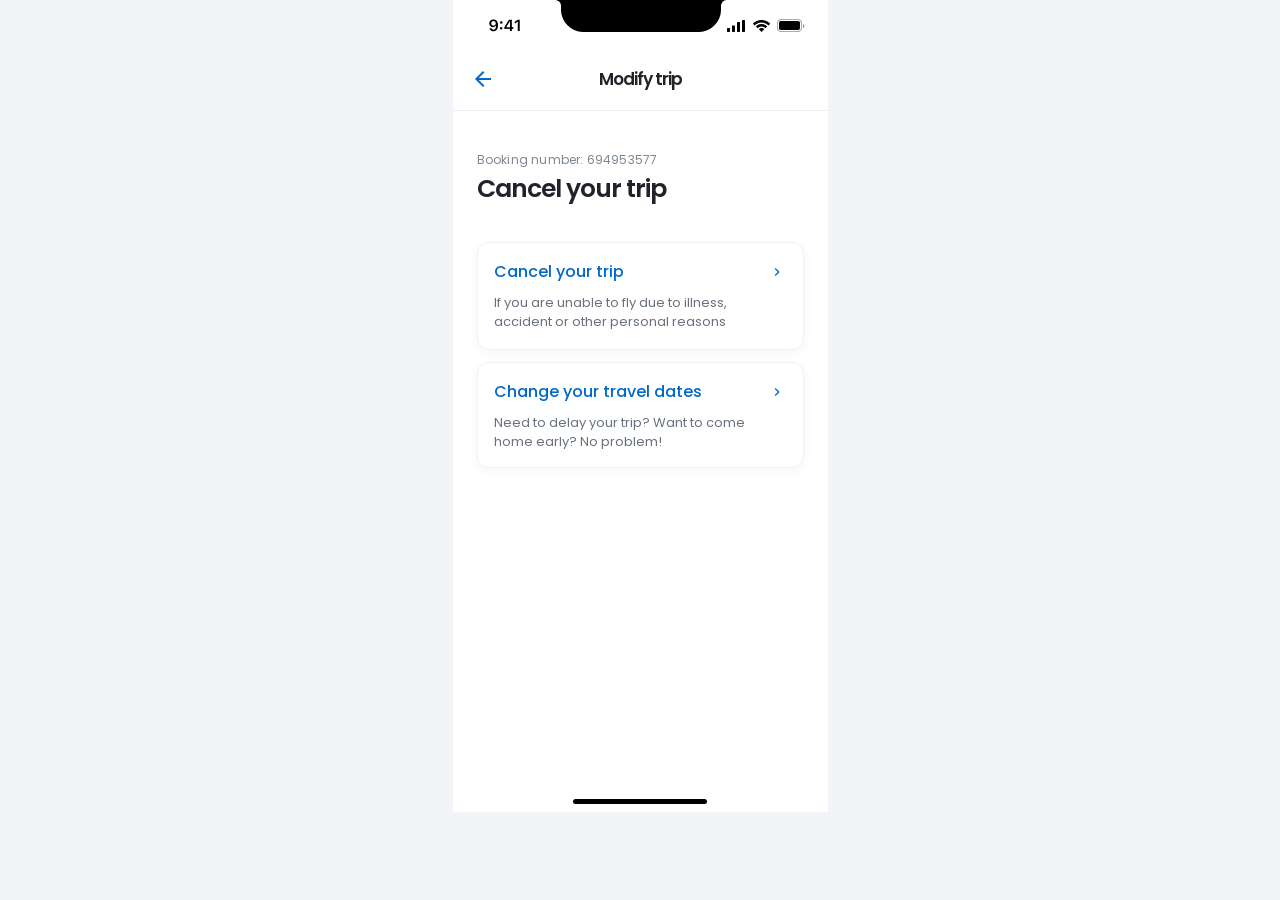
<file: docs/c4ar-app/index.html>
<!doctype html>
<html lang="en">
  <head>
    <meta charset="UTF-8" />
    <meta name="viewport" content="width=device-width, initial-scale=1.0" />
    <title>Modify trip</title>
    <link rel="preconnect" href="https://fonts.googleapis.com" />
    <link rel="preconnect" href="https://fonts.gstatic.com" crossorigin />
    <link
      href="https://fonts.googleapis.com/css2?family=Poppins:wght@400;500;600;700&display=swap"
      rel="stylesheet"
    />
    <link rel="stylesheet" href="./styles.css?v=8" />
  </head>
  <body>
    <main class="phone-frame" aria-label="Modify trip menu">
      <div class="status-bar" aria-hidden="true">
        <img src="./assets/status-bar.png" alt="" />
      </div>

      <header class="top-bar">
        <button class="icon-button" type="button" aria-label="Go back">
          <svg class="material-svg" viewBox="0 0 24 24" aria-hidden="true">
            <path d="M20 11H7.83l5.59-5.59L12 4l-8 8 8 8 1.42-1.41L7.83 13H20v-2Z" />
          </svg>
        </button>
        <h1>Modify trip</h1>
      </header>

      <section class="trip-summary" aria-labelledby="page-title">
        <p>Booking number: 694953577</p>
        <h2 id="page-title">Cancel your trip</h2>
      </section>

      <nav class="menu-list" aria-label="Trip modification options">
        <a class="menu-card" href="./cancel.html">
          <span class="menu-card-copy">
            <strong>Cancel your trip</strong>
            <span>
              If you are unable to fly due to illness, accident or other
              personal reasons
            </span>
          </span>
          <svg class="card-arrow" viewBox="0 0 24 24" aria-hidden="true">
            <path d="m10 6 6 6-6 6-1.41-1.41L13.17 12 8.59 7.41 10 6Z" />
          </svg>
        </a>

        <a class="menu-card" href="#">
          <span class="menu-card-copy">
            <strong>Change your travel dates</strong>
            <span>Need to delay your trip? Want to come home early? No problem!</span>
          </span>
          <svg class="card-arrow" viewBox="0 0 24 24" aria-hidden="true">
            <path d="m10 6 6 6-6 6-1.41-1.41L13.17 12 8.59 7.41 10 6Z" />
          </svg>
        </a>
      </nav>

      <div class="home-indicator" aria-hidden="true">
        <span></span>
      </div>
    </main>
    <script src="./script.js?v=4"></script>
  </body>
</html>
</file>
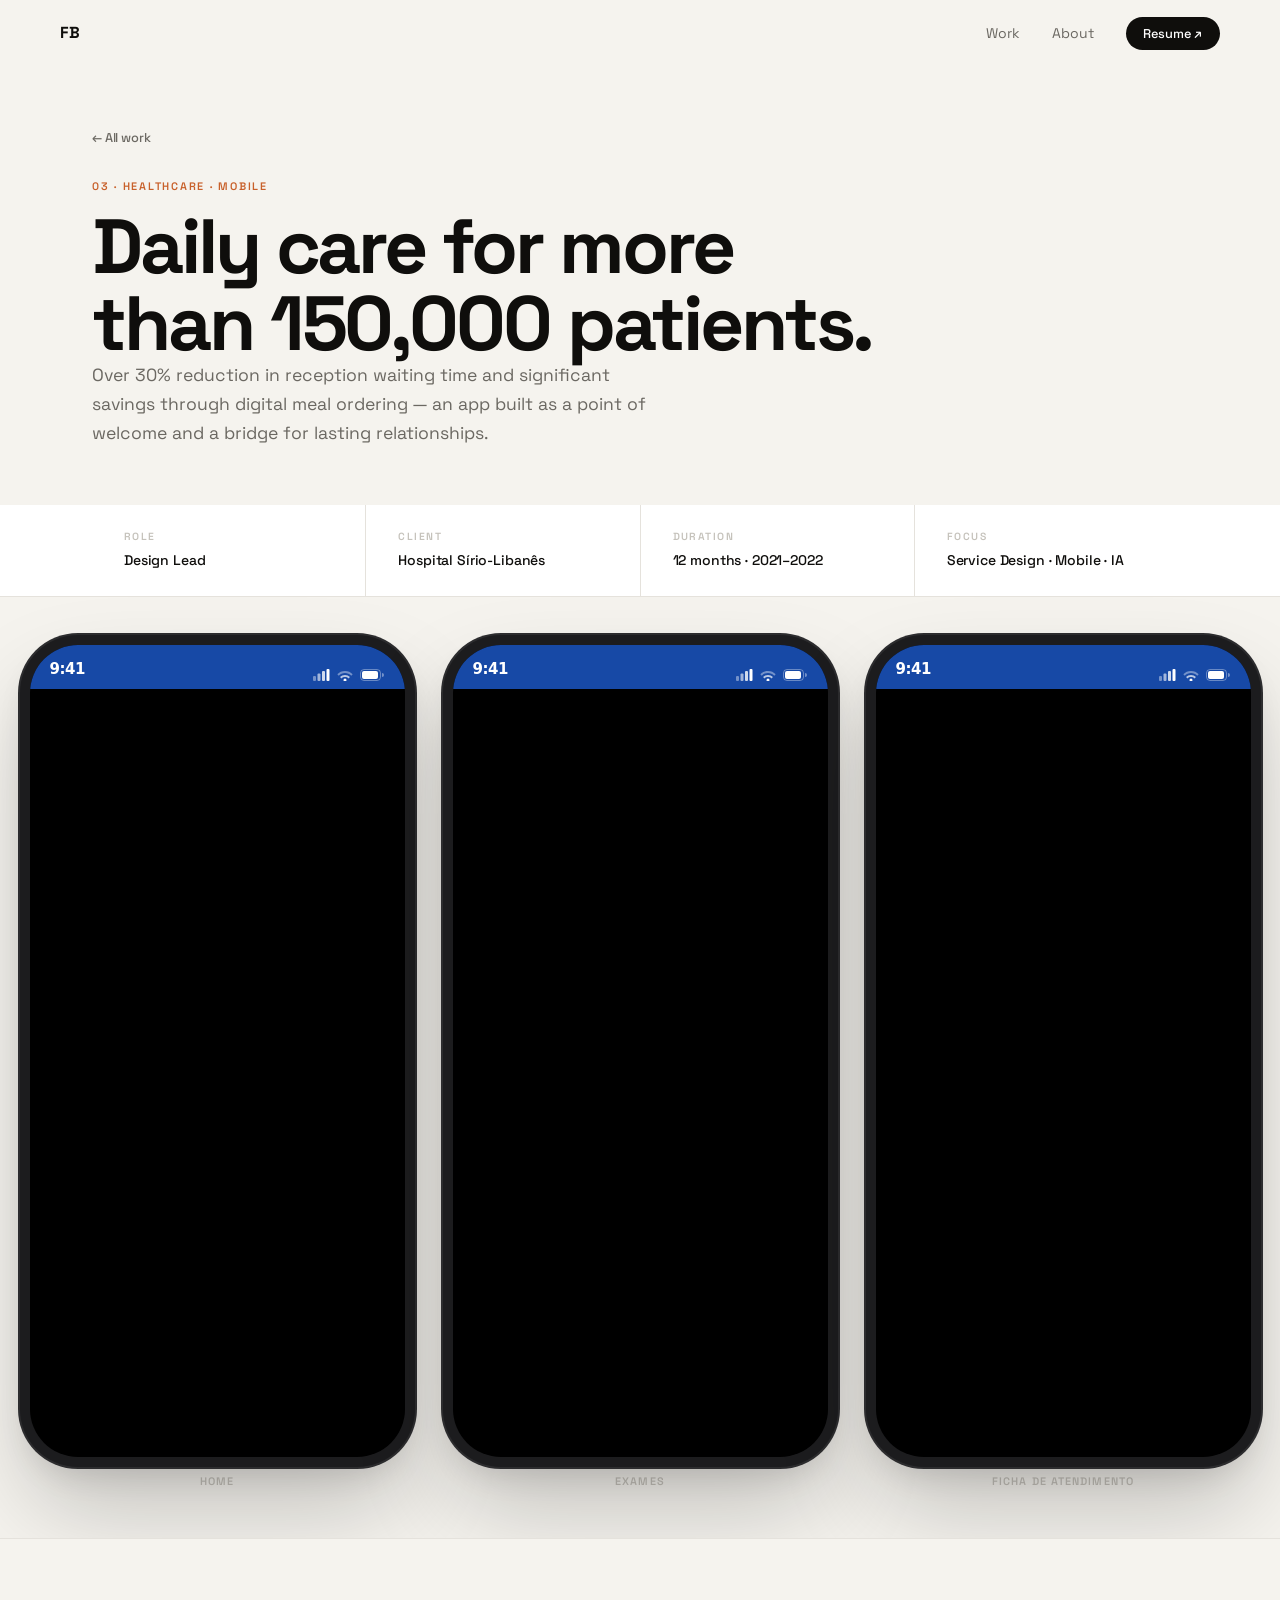
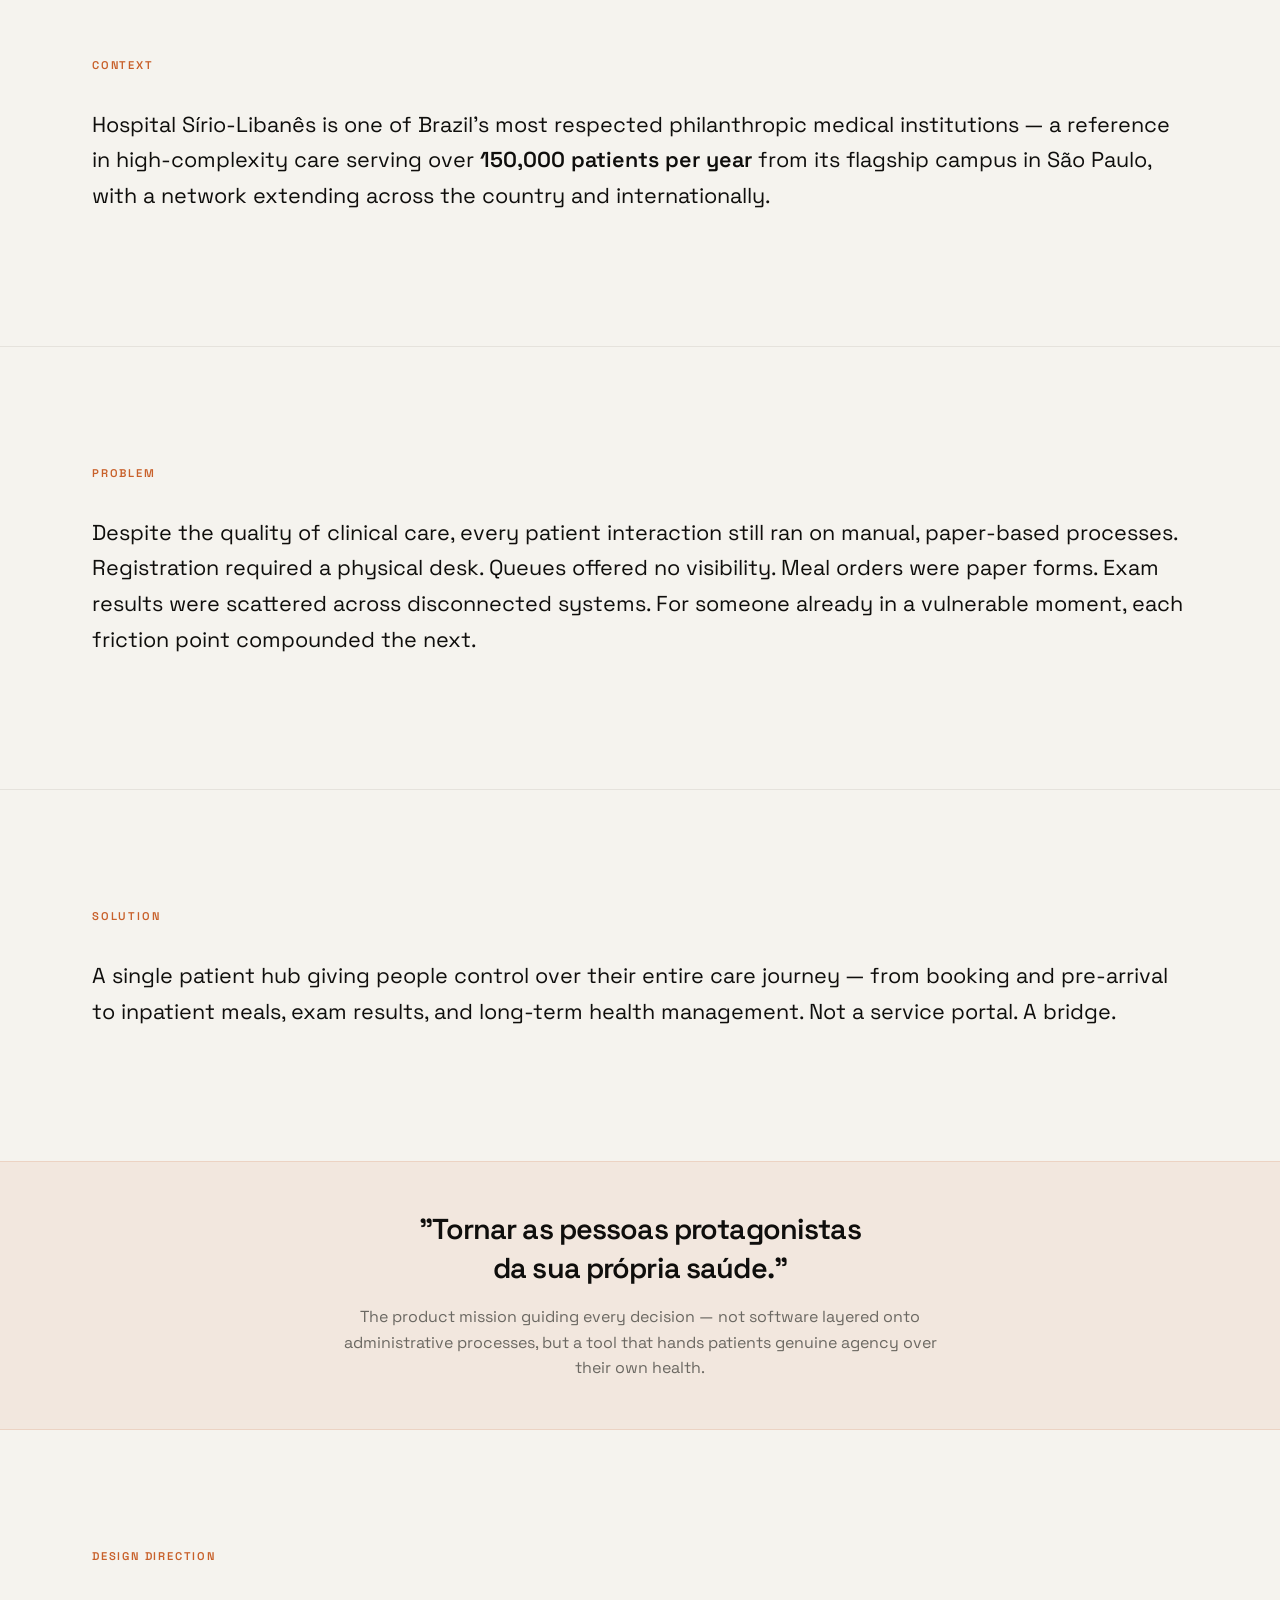
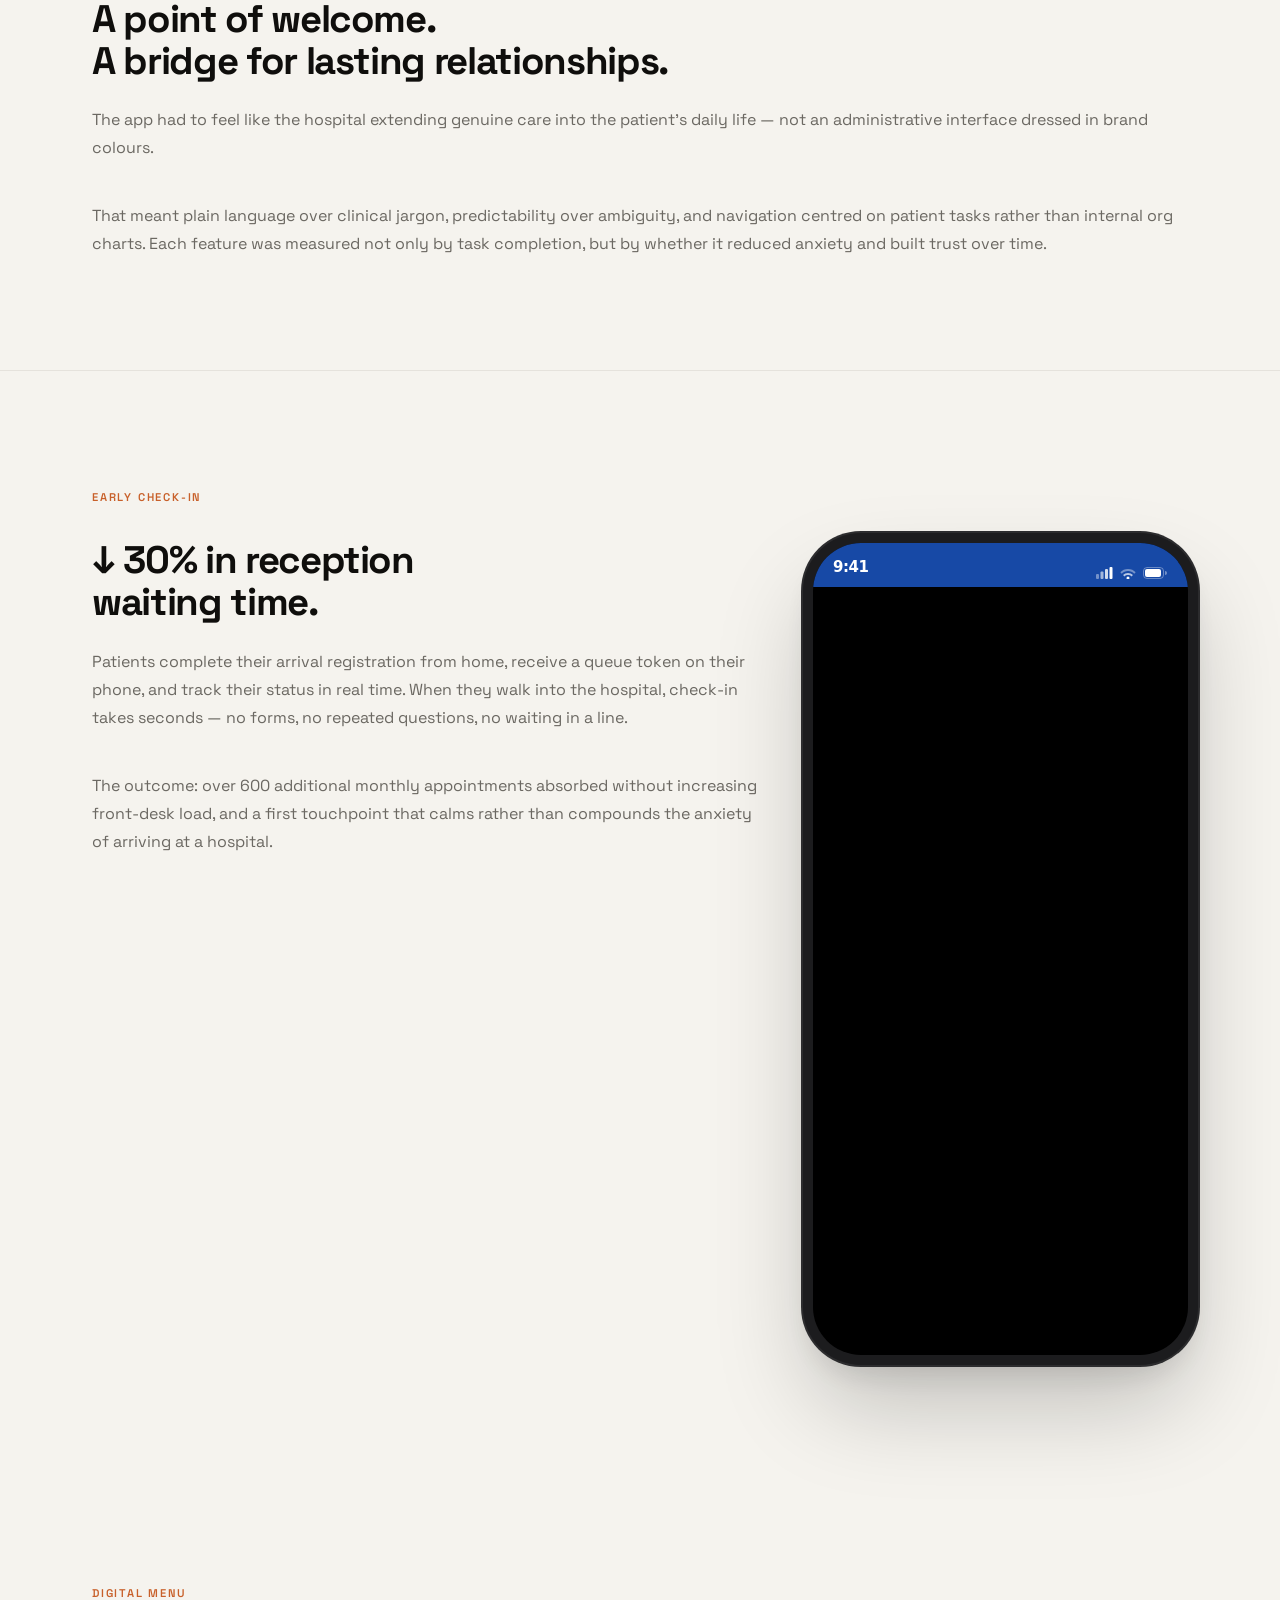
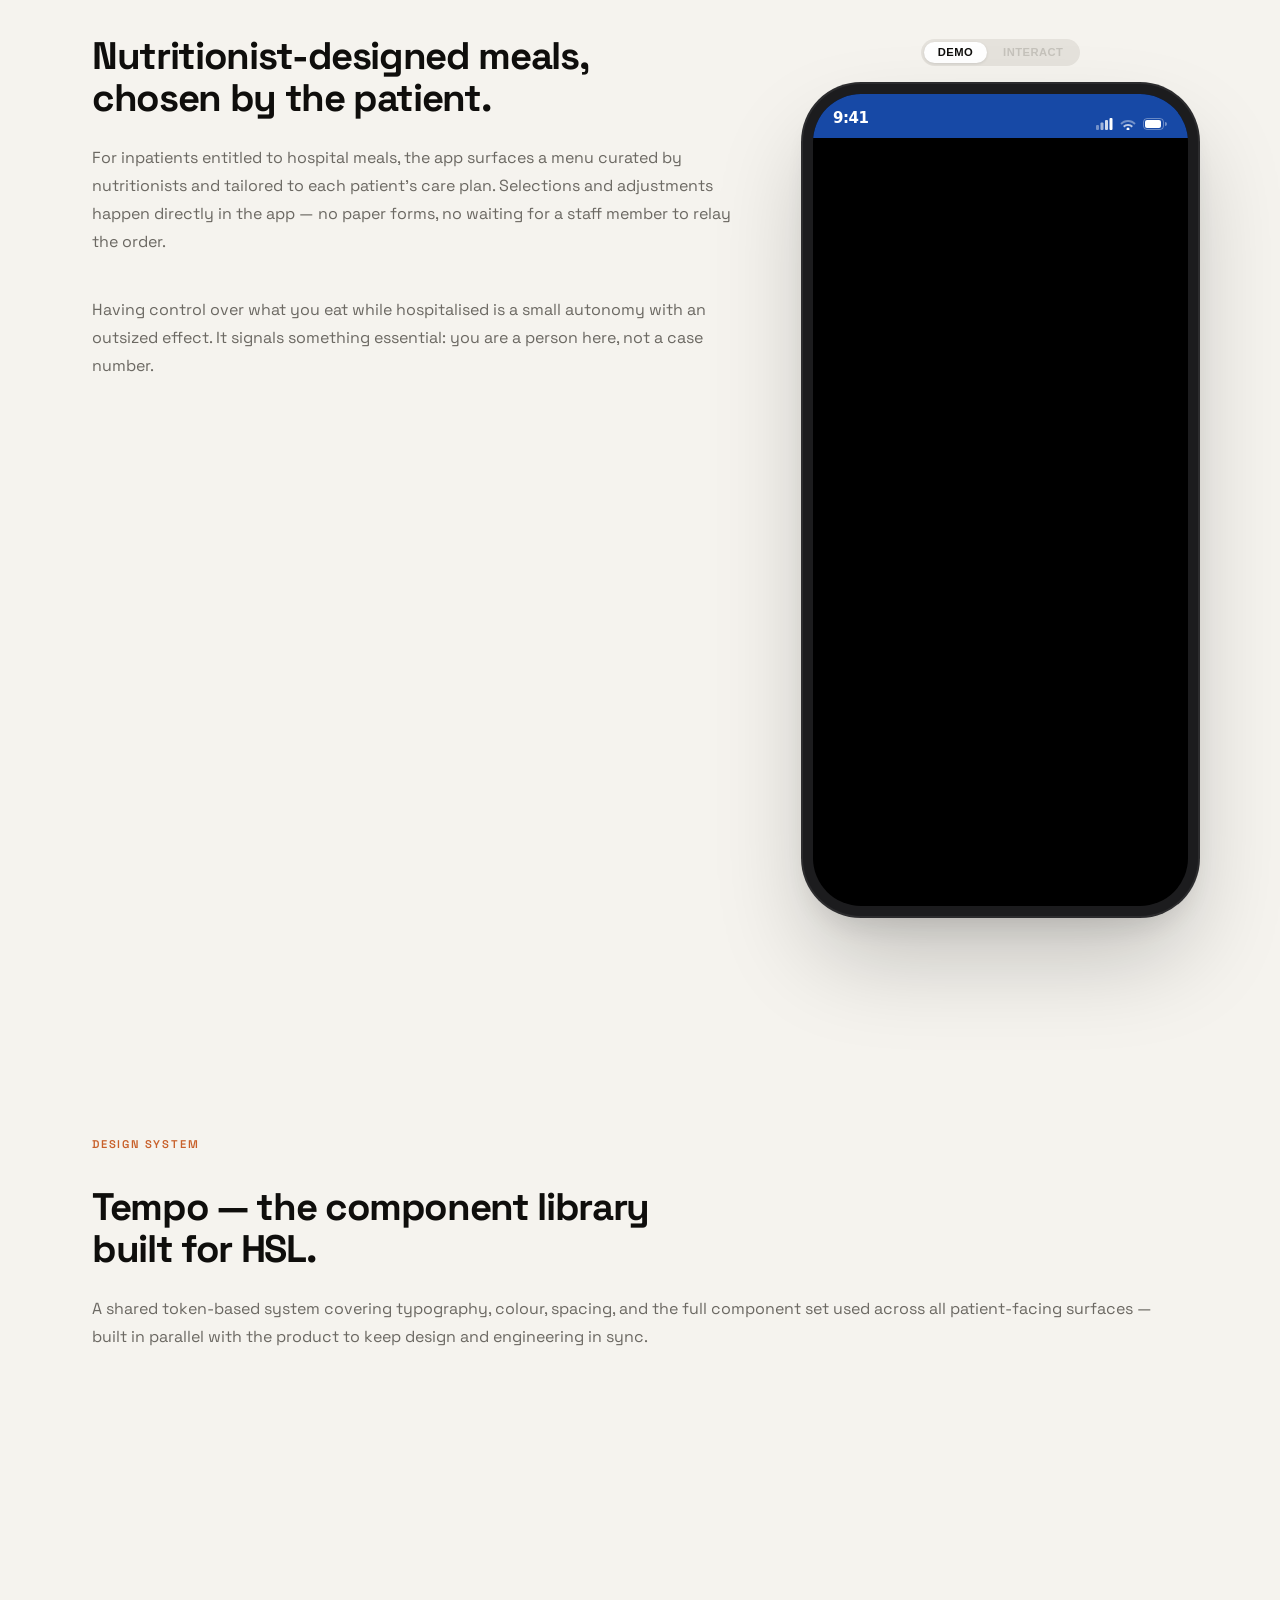
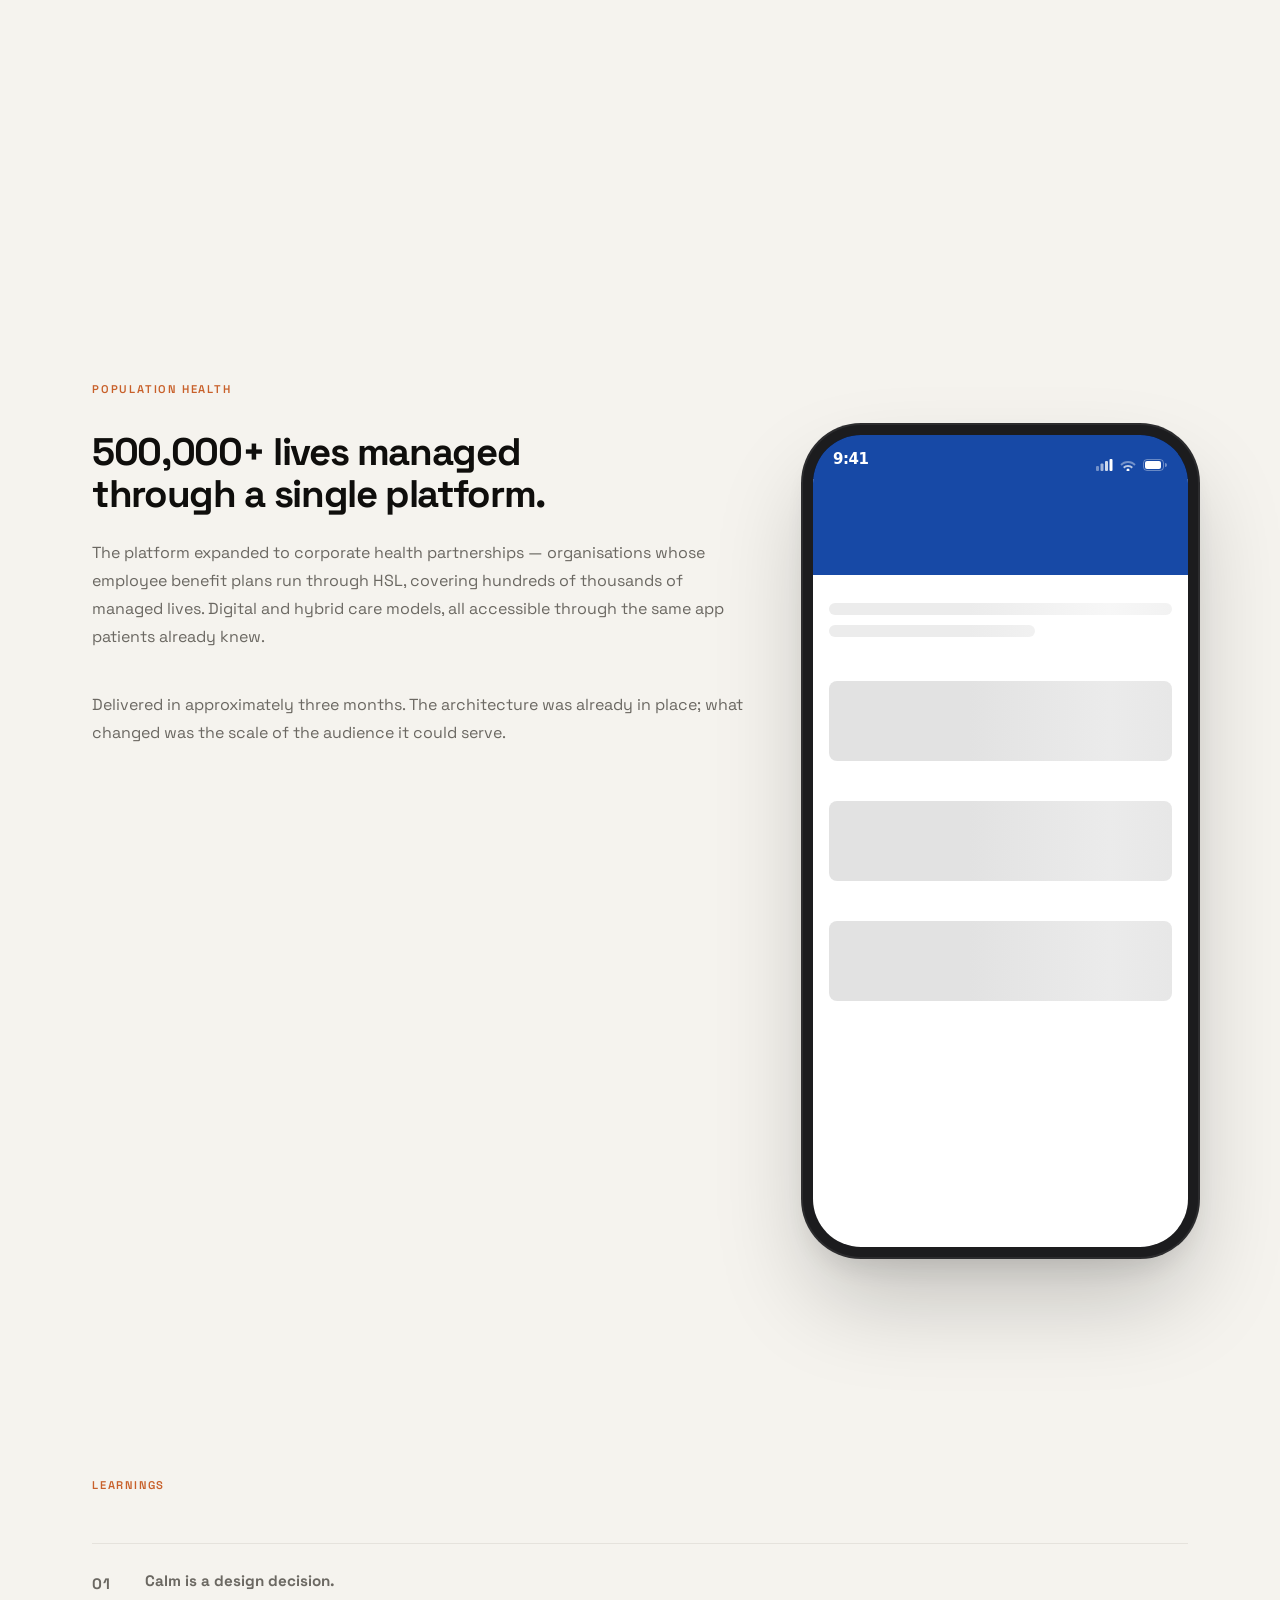
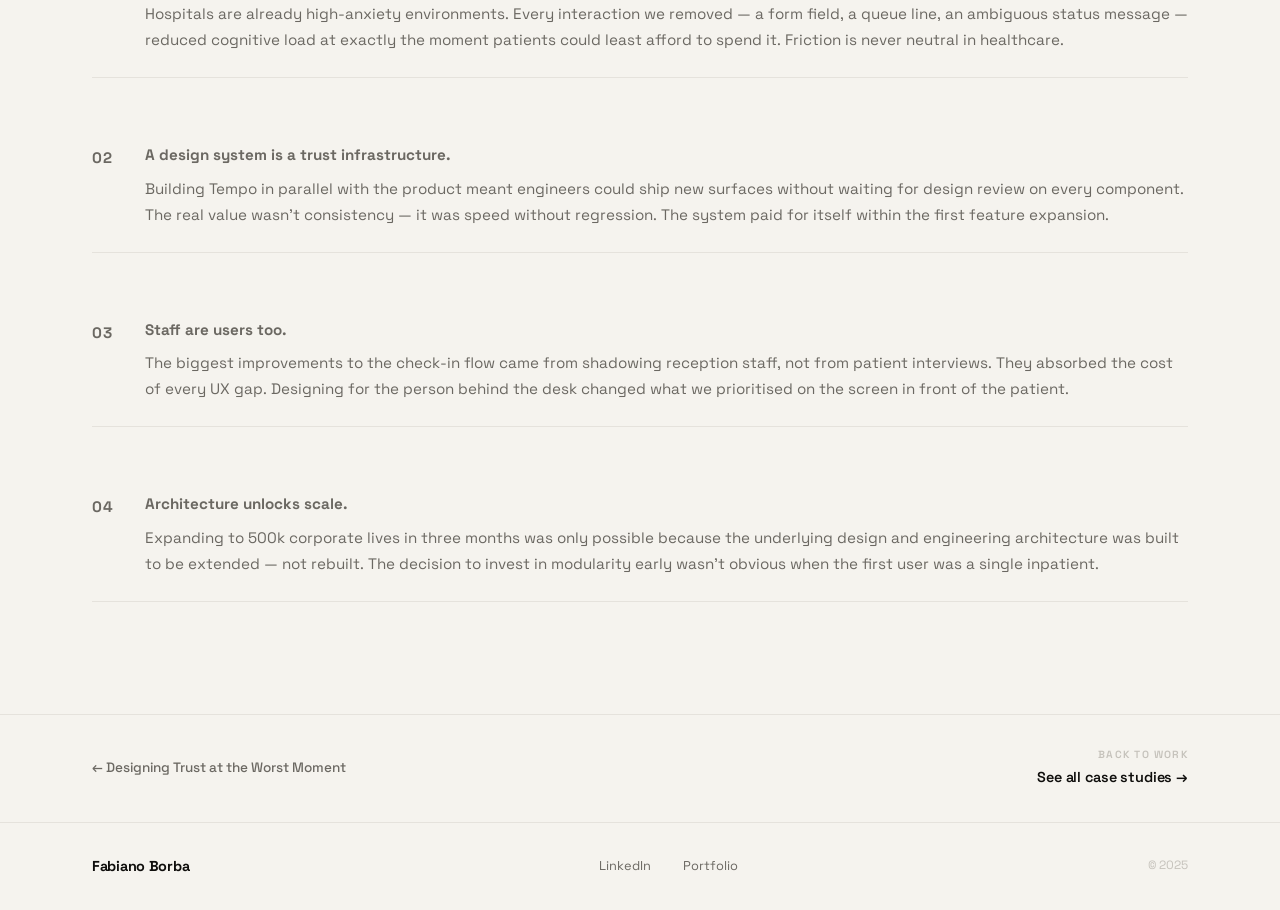
<file: docs/case-hsl.html>
<!DOCTYPE html>
<html lang="en">
<head>
  <meta charset="UTF-8" />
  <meta name="viewport" content="width=device-width, initial-scale=1.0" />
  <title>Turning Hospital Care Into a Trusted Digital Journey — Fabiano Borba</title>
  <meta name="description" content="How a mobile hub reduced front-desk waiting time by 30% and gave patients predictable, self-serve access to care at Hospital Sírio-Libanês." />
  <link rel="preconnect" href="https://fonts.googleapis.com" />
  <link rel="preconnect" href="https://fonts.gstatic.com" crossorigin />
  <link href="https://fonts.googleapis.com/css2?family=Space+Grotesk:wght@300;400;500;600;700&family=DM+Serif+Display:ital@0;1&display=swap" rel="stylesheet" />
  <link rel="stylesheet" href="style.css" />
  <link rel="stylesheet" href="case.css" />
</head>
<body class="case-page">

  <!-- NAV -->
  <nav class="nav" id="nav">
    <div class="nav__inner">
      <a href="index.html" class="nav__logo">FB</a>
      <ul class="nav__links">
        <li><a href="index.html#work">Work</a></li>
        <li><a href="index.html#about">About</a></li>
        <li>
          <a href="https://assets.zyrosite.com/3LlCawH9FEhHTnpH/fabiano-borba_resume-LyhtnOKzYnafqVPW.pdf"
             target="_blank" rel="noopener" class="nav__cta">Resume ↗</a>
        </li>
      </ul>
    </div>
  </nav>

  <!-- HERO -->
  <header class="cs-hero">
    <div class="cs-hero__content container">
      <a href="index.html#work" class="cs-back animate-in" style="--delay:0s">← All work</a>
      <div class="cs-hero__text animate-in" style="--delay:.1s">
        <span class="cs-label">03 · Healthcare · Mobile</span>
        <h1 class="cs-hero__title">Daily care for more<br />than 150,000 patients.</h1>
        <p class="cs-hero__sub">Over 30% reduction in reception waiting time and significant savings through digital meal ordering — an app built as a point of welcome and a bridge for lasting relationships.</p>
      </div>
    </div>
  </header>

  <!-- META BAR -->
  <div class="cs-meta animate-in" style="--delay:.2s">
    <div class="container">
      <div class="cs-meta__grid">
        <div class="cs-meta__item">
          <span class="cs-meta__label">Role</span>
          <span class="cs-meta__val">Design Lead</span>
        </div>
        <div class="cs-meta__item">
          <span class="cs-meta__label">Client</span>
          <span class="cs-meta__val">Hospital Sírio-Libanês</span>
        </div>
        <div class="cs-meta__item">
          <span class="cs-meta__label">Duration</span>
          <span class="cs-meta__val">12 months · 2021–2022</span>
        </div>
        <div class="cs-meta__item">
          <span class="cs-meta__label">Focus</span>
          <span class="cs-meta__val">Service Design · Mobile · IA</span>
        </div>
      </div>
    </div>
  </div>

  <!-- LIVE PROTOTYPE — trio hero -->
  <div class="cs-embed cs-embed--hero cs-embed--trio animate-in" style="--delay:.3s">

    <!-- Device 1: Home -->
    <div class="cs-embed__unit">
      <div class="cs-embed__device" id="hsl-device-1">
        <div class="cs-embed__statusbar" style="background:#1749a6" aria-hidden="true">
          <span class="cs-embed__statusbar-time">9:41</span>
          <div class="cs-embed__statusbar-icons">
            <svg width="17" height="12" viewBox="0 0 17 12" fill="none"><rect x="0" y="7" width="3" height="5" rx="1" fill="white" opacity="0.4"/><rect x="4.5" y="4.5" width="3" height="7.5" rx="1" fill="white" opacity="0.6"/><rect x="9" y="2" width="3" height="10" rx="1" fill="white" opacity="0.8"/><rect x="13.5" y="0" width="3" height="12" rx="1" fill="white"/></svg>
            <svg width="16" height="12" viewBox="0 0 16 12" fill="white"><path d="M8 9.5a1.5 1.5 0 1 1 0 3 1.5 1.5 0 0 1 0-3z"/><path d="M8 6C6.07 6 4.34 6.76 3.05 8l1.41 1.41C5.42 8.5 6.64 8 8 8s2.58.5 3.54 1.41L12.95 8C11.66 6.76 9.93 6 8 6z" opacity="0.7"/><path d="M8 2C4.96 2 2.21 3.23.34 5.22l1.41 1.41C3.38 4.88 5.57 4 8 4s4.62.88 6.25 2.63l1.41-1.41C13.79 3.23 11.04 2 8 2z" opacity="0.4"/></svg>
            <svg width="25" height="12" viewBox="0 0 25 12" fill="none"><rect x="0.5" y="0.5" width="20" height="11" rx="3.5" stroke="white" stroke-opacity="0.35"/><rect x="2" y="2" width="16" height="8" rx="2" fill="white"/><path d="M22 4v4a2 2 0 0 0 0-4z" fill="white" opacity="0.4"/></svg>
          </div>
        </div>
        <div class="cs-embed__skeleton" id="hsl-skeleton-1" aria-hidden="true">
          <div class="cs-embed__sk-header" style="background:#1749a6"></div>
          <div class="cs-embed__sk-body">
            <div class="cs-embed__sk-hero"></div>
            <div class="cs-embed__sk-lines"><div class="cs-embed__sk-line"></div><div class="cs-embed__sk-line cs-embed__sk-line--short"></div></div>
            <div class="cs-embed__sk-row"><div class="cs-embed__sk-circle"></div><div class="cs-embed__sk-circle"></div><div class="cs-embed__sk-circle"></div><div class="cs-embed__sk-circle"></div></div>
            <div class="cs-embed__sk-grid-section"><div class="cs-embed__sk-line cs-embed__sk-line--short"></div><div class="cs-embed__sk-grid"><div class="cs-embed__sk-card"></div><div class="cs-embed__sk-card"></div><div class="cs-embed__sk-card"></div><div class="cs-embed__sk-card"></div></div></div>
          </div>
        </div>
        <iframe src="https://fabianolborbaa.github.io/hsl-app/home.html" title="HSL — Home" allow="fullscreen"></iframe>
      </div>
      <span class="cs-embed__label">Home</span>
    </div>

    <!-- Device 2: Exames -->
    <div class="cs-embed__unit">
      <div class="cs-embed__device" id="hsl-device-2">
        <div class="cs-embed__statusbar" style="background:#1749a6" aria-hidden="true">
          <span class="cs-embed__statusbar-time">9:41</span>
          <div class="cs-embed__statusbar-icons">
            <svg width="17" height="12" viewBox="0 0 17 12" fill="none"><rect x="0" y="7" width="3" height="5" rx="1" fill="white" opacity="0.4"/><rect x="4.5" y="4.5" width="3" height="7.5" rx="1" fill="white" opacity="0.6"/><rect x="9" y="2" width="3" height="10" rx="1" fill="white" opacity="0.8"/><rect x="13.5" y="0" width="3" height="12" rx="1" fill="white"/></svg>
            <svg width="16" height="12" viewBox="0 0 16 12" fill="white"><path d="M8 9.5a1.5 1.5 0 1 1 0 3 1.5 1.5 0 0 1 0-3z"/><path d="M8 6C6.07 6 4.34 6.76 3.05 8l1.41 1.41C5.42 8.5 6.64 8 8 8s2.58.5 3.54 1.41L12.95 8C11.66 6.76 9.93 6 8 6z" opacity="0.7"/><path d="M8 2C4.96 2 2.21 3.23.34 5.22l1.41 1.41C3.38 4.88 5.57 4 8 4s4.62.88 6.25 2.63l1.41-1.41C13.79 3.23 11.04 2 8 2z" opacity="0.4"/></svg>
            <svg width="25" height="12" viewBox="0 0 25 12" fill="none"><rect x="0.5" y="0.5" width="20" height="11" rx="3.5" stroke="white" stroke-opacity="0.35"/><rect x="2" y="2" width="16" height="8" rx="2" fill="white"/><path d="M22 4v4a2 2 0 0 0 0-4z" fill="white" opacity="0.4"/></svg>
          </div>
        </div>
        <div class="cs-embed__skeleton" id="hsl-skeleton-2" aria-hidden="true">
          <div class="cs-embed__sk-header" style="background:#286ef1; height:96px"></div>
          <div class="cs-embed__sk-body">
            <div class="cs-embed__sk-lines"><div class="cs-embed__sk-line"></div><div class="cs-embed__sk-line cs-embed__sk-line--short"></div></div>
            <div class="cs-embed__sk-card" style="height:100px; margin-top:1rem"></div>
            <div class="cs-embed__sk-card" style="height:80px; margin-top:0.75rem"></div>
            <div class="cs-embed__sk-card" style="height:80px; margin-top:0.75rem"></div>
          </div>
        </div>
        <iframe src="https://fabianolborbaa.github.io/hsl-app/exames.html" title="HSL — Exames" allow="fullscreen"></iframe>
      </div>
      <span class="cs-embed__label">Exames</span>
    </div>

    <!-- Device 3: Senha -->
    <div class="cs-embed__unit">
      <div class="cs-embed__device" id="hsl-device-3">
        <div class="cs-embed__statusbar" style="background:#1749a6" aria-hidden="true">
          <span class="cs-embed__statusbar-time">9:41</span>
          <div class="cs-embed__statusbar-icons">
            <svg width="17" height="12" viewBox="0 0 17 12" fill="none"><rect x="0" y="7" width="3" height="5" rx="1" fill="white" opacity="0.4"/><rect x="4.5" y="4.5" width="3" height="7.5" rx="1" fill="white" opacity="0.6"/><rect x="9" y="2" width="3" height="10" rx="1" fill="white" opacity="0.8"/><rect x="13.5" y="0" width="3" height="12" rx="1" fill="white"/></svg>
            <svg width="16" height="12" viewBox="0 0 16 12" fill="white"><path d="M8 9.5a1.5 1.5 0 1 1 0 3 1.5 1.5 0 0 1 0-3z"/><path d="M8 6C6.07 6 4.34 6.76 3.05 8l1.41 1.41C5.42 8.5 6.64 8 8 8s2.58.5 3.54 1.41L12.95 8C11.66 6.76 9.93 6 8 6z" opacity="0.7"/><path d="M8 2C4.96 2 2.21 3.23.34 5.22l1.41 1.41C3.38 4.88 5.57 4 8 4s4.62.88 6.25 2.63l1.41-1.41C13.79 3.23 11.04 2 8 2z" opacity="0.4"/></svg>
            <svg width="25" height="12" viewBox="0 0 25 12" fill="none"><rect x="0.5" y="0.5" width="20" height="11" rx="3.5" stroke="white" stroke-opacity="0.35"/><rect x="2" y="2" width="16" height="8" rx="2" fill="white"/><path d="M22 4v4a2 2 0 0 0 0-4z" fill="white" opacity="0.4"/></svg>
          </div>
        </div>
        <div class="cs-embed__skeleton" id="hsl-skeleton-3" aria-hidden="true">
          <div class="cs-embed__sk-header" style="background:#286ef1; height:96px"></div>
          <div class="cs-embed__sk-body">
            <div class="cs-embed__sk-card" style="height:140px; margin-bottom:0.75rem"></div>
            <div class="cs-embed__sk-lines"><div class="cs-embed__sk-line"></div><div class="cs-embed__sk-line cs-embed__sk-line--short"></div></div>
            <div class="cs-embed__sk-card" style="height:80px; margin-top:1rem"></div>
          </div>
        </div>
        <iframe src="https://fabianolborbaa.github.io/hsl-app/senha.html" title="HSL — Ficha" allow="fullscreen"></iframe>
      </div>
      <span class="cs-embed__label">Ficha de atendimento</span>
    </div>

  </div>

  <script>
    (function () {
      var configs = [
        { deviceId: 'hsl-device-1', skeletonId: 'hsl-skeleton-1', delay: 0 },
        { deviceId: 'hsl-device-2', skeletonId: 'hsl-skeleton-2', delay: 120 },
        { deviceId: 'hsl-device-3', skeletonId: 'hsl-skeleton-3', delay: 240 }
      ];

      function reveal(cfg) {
        setTimeout(function () {
          var device = document.getElementById(cfg.deviceId);
          if (!device) return;
          device.classList.add('device-visible');
          setTimeout(function () {
            var s = document.getElementById(cfg.skeletonId);
            if (s) { s.style.opacity = '0'; setTimeout(function () { if (s.parentNode) s.parentNode.removeChild(s); }, 420); }
            var iframe = device.querySelector('iframe');
            if (iframe) iframe.classList.add('iframe-ready');
          }, 900);
        }, cfg.delay);
      }

      var anchor = document.getElementById('hsl-device-1');
      if (!anchor) return;

      if (!window.IntersectionObserver) {
        configs.forEach(reveal);
        return;
      }

      var io = new IntersectionObserver(function (entries) {
        entries.forEach(function (entry) {
          if (entry.isIntersecting) {
            configs.forEach(reveal);
            io.disconnect();
          }
        });
      }, { threshold: 0.08 });
      io.observe(anchor);
    })();
  </script>

  <main class="cs-body">

    <!-- 1. CONTEXT -->
    <section class="cs-section">
      <div class="container cs-section__inner cs-section__inner--2col">
        <div class="cs-section__label-col">
          <span class="section-label">Context</span>
        </div>
        <div class="cs-section__content">
          <p class="cs-lead">
            Hospital Sírio-Libanês is one of Brazil's most respected philanthropic medical
            institutions — a reference in high-complexity care serving over
            <strong>150,000 patients per year</strong> from its flagship campus in São Paulo,
            with a network extending across the country and internationally.
          </p>
        </div>
      </div>
    </section>

    <!-- 2. PROBLEM -->
    <section class="cs-section">
      <div class="container cs-section__inner cs-section__inner--2col">
        <div class="cs-section__label-col">
          <span class="section-label">Problem</span>
        </div>
        <div class="cs-section__content">
          <p class="cs-lead">
            Despite the quality of clinical care, every patient interaction still ran on
            manual, paper-based processes. Registration required a physical desk. Queues
            offered no visibility. Meal orders were paper forms. Exam results were scattered
            across disconnected systems. For someone already in a vulnerable moment, each
            friction point compounded the next.
          </p>
        </div>
      </div>
    </section>

    <!-- 3. SOLUTION -->
    <section class="cs-section">
      <div class="container cs-section__inner cs-section__inner--2col">
        <div class="cs-section__label-col">
          <span class="section-label">Solution</span>
        </div>
        <div class="cs-section__content">
          <p class="cs-lead">
            A single patient hub giving people control over their entire care journey —
            from booking and pre-arrival to inpatient meals, exam results, and long-term
            health management. Not a service portal. A bridge.
          </p>
        </div>
      </div>
    </section>

    <!-- MISSION INSIGHT BAR — the one colour highlight -->
    <div class="cs-insight-bar">
      <div class="container">
        <p class="cs-insight-text">
          "Tornar as pessoas protagonistas<br />
          da sua própria saúde."
        </p>
        <p class="cs-insight-sub">
          The product mission guiding every decision — not software layered onto
          administrative processes, but a tool that hands patients genuine agency
          over their own health.
        </p>
      </div>
    </div>

    <!-- 4. DESIGN DIRECTION -->
    <section class="cs-section">
      <div class="container cs-section__inner cs-section__inner--2col">
        <div class="cs-section__label-col">
          <span class="section-label">Design direction</span>
        </div>
        <div class="cs-section__content">
          <h2 class="cs-h2">A point of welcome.<br />A bridge for lasting relationships.</h2>
          <p class="cs-body-text cs-body-text--intro">
            The app had to feel like the hospital extending genuine care into the patient's
            daily life — not an administrative interface dressed in brand colours.
          </p>
          <p class="cs-body-text">
            That meant plain language over clinical jargon, predictability over ambiguity,
            and navigation centred on patient tasks rather than internal org charts. Each
            feature was measured not only by task completion, but by whether it reduced
            anxiety and built trust over time.
          </p>
        </div>
      </div>
    </section>

    <!-- 5. EARLY CHECK-IN -->
    <section class="cs-section">
      <div class="container cs-section__inner cs-section__inner--2col">
        <div class="cs-section__label-col">
          <span class="section-label">Early check-in</span>
        </div>
        <div class="cs-section__content">
          <div class="cs-feature">
            <div class="cs-feature__text">
              <h2 class="cs-h2">↓ 30% in reception<br />waiting time.</h2>
              <p class="cs-body-text cs-body-text--intro">
                Patients complete their arrival registration from home, receive a queue
                token on their phone, and track their status in real time. When they walk
                into the hospital, check-in takes seconds — no forms, no repeated questions,
                no waiting in a line.
              </p>
              <p class="cs-body-text">
                The outcome: over 600 additional monthly appointments absorbed without
                increasing front-desk load, and a first touchpoint that calms rather
                than compounds the anxiety of arriving at a hospital.
              </p>
            </div>
            <div class="cs-feature__mockup">
<div class="cs-embed__device" id="checkin-device">
                <div class="cs-embed__statusbar" style="background:#1749a6" aria-hidden="true">
                  <span class="cs-embed__statusbar-time">9:41</span>
                  <div class="cs-embed__statusbar-icons">
                    <svg width="17" height="12" viewBox="0 0 17 12" fill="none"><rect x="0" y="7" width="3" height="5" rx="1" fill="white" opacity="0.4"/><rect x="4.5" y="4.5" width="3" height="7.5" rx="1" fill="white" opacity="0.6"/><rect x="9" y="2" width="3" height="10" rx="1" fill="white" opacity="0.8"/><rect x="13.5" y="0" width="3" height="12" rx="1" fill="white"/></svg>
                    <svg width="16" height="12" viewBox="0 0 16 12" fill="white"><path d="M8 9.5a1.5 1.5 0 1 1 0 3 1.5 1.5 0 0 1 0-3z"/><path d="M8 6C6.07 6 4.34 6.76 3.05 8l1.41 1.41C5.42 8.5 6.64 8 8 8s2.58.5 3.54 1.41L12.95 8C11.66 6.76 9.93 6 8 6z" opacity="0.7"/><path d="M8 2C4.96 2 2.21 3.23.34 5.22l1.41 1.41C3.38 4.88 5.57 4 8 4s4.62.88 6.25 2.63l1.41-1.41C13.79 3.23 11.04 2 8 2z" opacity="0.4"/></svg>
                    <svg width="25" height="12" viewBox="0 0 25 12" fill="none"><rect x="0.5" y="0.5" width="20" height="11" rx="3.5" stroke="white" stroke-opacity="0.35"/><rect x="2" y="2" width="16" height="8" rx="2" fill="white"/><path d="M22 4v4a2 2 0 0 0 0-4z" fill="white" opacity="0.4"/></svg>
                  </div>
                </div>
                <div class="cs-embed__skeleton" id="checkin-skeleton" aria-hidden="true">
                  <div class="cs-embed__sk-header" style="background:#1749a6; height:96px"></div>
                  <div class="cs-embed__sk-body">
                    <div class="cs-embed__sk-lines">
                      <div class="cs-embed__sk-line"></div>
                      <div class="cs-embed__sk-line cs-embed__sk-line--short"></div>
                    </div>
                    <div class="cs-embed__sk-card" style="height:120px; margin-top:1rem"></div>
                    <div class="cs-embed__sk-card" style="height:80px; margin-top:0.75rem"></div>
                  </div>
                </div>
                <iframe src="https://fabianolborbaa.github.io/hsl-app/senha.html" title="HSL — Early check-in" allow="fullscreen"></iframe>
              </div>
            </div>
          </div>
        </div>
      </div>
    </section>
    <script>
      (function () {
        var device = document.getElementById('checkin-device');
        if (!device) return;
        function reveal() {
          device.classList.add('device-visible');
          setTimeout(function () {
            var s = document.getElementById('checkin-skeleton');
            if (s) { s.style.opacity = '0'; setTimeout(function () { if (s.parentNode) s.parentNode.removeChild(s); }, 420); }
            var iframe = device.querySelector('iframe');
            if (iframe) iframe.classList.add('iframe-ready');
          }, 900);
        }
        if (!window.IntersectionObserver) { reveal(); return; }
        var io = new IntersectionObserver(function (entries) {
          entries.forEach(function (e) { if (e.isIntersecting) { reveal(); io.disconnect(); } });
        }, { threshold: 0.08 });
        io.observe(device);
      })();
    </script>

    <!-- 6. DIGITAL MENU -->
    <section class="cs-section">
      <div class="container cs-section__inner cs-section__inner--2col">
        <div class="cs-section__label-col">
          <span class="section-label">Digital menu</span>
        </div>
        <div class="cs-section__content">
          <div class="cs-feature cs-feature--reverse">
            <div class="cs-feature__mockup">
              <div class="cs-demo-toggle" id="menu-toggle" role="group" aria-label="Mode">
                <button class="cs-demo-toggle__btn cs-demo-toggle__btn--active" data-mode="demo" type="button">Demo</button>
                <button class="cs-demo-toggle__btn" data-mode="interact" type="button">Interact</button>
              </div>
              <div class="cs-embed__device" id="menu-device">
                <div class="cs-embed__statusbar" style="background:#1749a6" aria-hidden="true">
                  <span class="cs-embed__statusbar-time">9:41</span>
                  <div class="cs-embed__statusbar-icons">
                    <svg width="17" height="12" viewBox="0 0 17 12" fill="none"><rect x="0" y="7" width="3" height="5" rx="1" fill="white" opacity="0.4"/><rect x="4.5" y="4.5" width="3" height="7.5" rx="1" fill="white" opacity="0.6"/><rect x="9" y="2" width="3" height="10" rx="1" fill="white" opacity="0.8"/><rect x="13.5" y="0" width="3" height="12" rx="1" fill="white"/></svg>
                    <svg width="16" height="12" viewBox="0 0 16 12" fill="white"><path d="M8 9.5a1.5 1.5 0 1 1 0 3 1.5 1.5 0 0 1 0-3z"/><path d="M8 6C6.07 6 4.34 6.76 3.05 8l1.41 1.41C5.42 8.5 6.64 8 8 8s2.58.5 3.54 1.41L12.95 8C11.66 6.76 9.93 6 8 6z" opacity="0.7"/><path d="M8 2C4.96 2 2.21 3.23.34 5.22l1.41 1.41C3.38 4.88 5.57 4 8 4s4.62.88 6.25 2.63l1.41-1.41C13.79 3.23 11.04 2 8 2z" opacity="0.4"/></svg>
                    <svg width="25" height="12" viewBox="0 0 25 12" fill="none"><rect x="0.5" y="0.5" width="20" height="11" rx="3.5" stroke="white" stroke-opacity="0.35"/><rect x="2" y="2" width="16" height="8" rx="2" fill="white"/><path d="M22 4v4a2 2 0 0 0 0-4z" fill="white" opacity="0.4"/></svg>
                  </div>
                </div>
                <div class="cs-embed__skeleton" id="menu-skeleton" aria-hidden="true">
                  <div class="cs-embed__sk-header" style="background:#1749a6; height:96px"></div>
                  <div class="cs-embed__sk-body">
                    <div class="cs-embed__sk-lines">
                      <div class="cs-embed__sk-line"></div>
                      <div class="cs-embed__sk-line cs-embed__sk-line--short"></div>
                    </div>
                    <div class="cs-embed__sk-card" style="height:80px; margin-top:1rem"></div>
                    <div class="cs-embed__sk-card" style="height:80px; margin-top:0.75rem"></div>
                    <div class="cs-embed__sk-card" style="height:80px; margin-top:0.75rem"></div>
                  </div>
                </div>
                <iframe src="https://fabianolborbaa.github.io/hsl-app/menu.html?demo=1" title="HSL — Menu digital" allow="fullscreen"></iframe>
              </div>
            </div>
            <div class="cs-feature__text">
              <h2 class="cs-h2">Nutritionist-designed meals,<br />chosen by the patient.</h2>
              <p class="cs-body-text cs-body-text--intro">
                For inpatients entitled to hospital meals, the app surfaces a menu curated
                by nutritionists and tailored to each patient's care plan. Selections and
                adjustments happen directly in the app — no paper forms, no waiting for
                a staff member to relay the order.
              </p>
              <p class="cs-body-text">
                Having control over what you eat while hospitalised is a small autonomy
                with an outsized effect. It signals something essential: you are a person
                here, not a case number.
              </p>
            </div>
          </div>
        </div>
      </div>
    </section>
    <script>
      (function () {
        var device = document.getElementById('menu-device');
        if (!device) return;

        function reveal() {
          device.classList.add('device-visible');
          setTimeout(function () {
            var s = document.getElementById('menu-skeleton');
            if (s) { s.style.opacity = '0'; setTimeout(function () { if (s.parentNode) s.parentNode.removeChild(s); }, 420); }
            var iframe = device.querySelector('iframe');
            if (iframe) iframe.classList.add('iframe-ready');
          }, 900);
        }
        if (!window.IntersectionObserver) { reveal(); return; }
        var io = new IntersectionObserver(function (entries) {
          entries.forEach(function (e) { if (e.isIntersecting) { reveal(); io.disconnect(); } });
        }, { threshold: 0.08 });
        io.observe(device);

        // Mode toggle
        var toggle = document.getElementById('menu-toggle');
        if (toggle) {
          toggle.addEventListener('click', function (e) {
            var btn = e.target.closest('[data-mode]');
            if (!btn) return;
            var mode = btn.dataset.mode;
            toggle.querySelectorAll('.cs-demo-toggle__btn').forEach(function (b) {
              b.classList.toggle('cs-demo-toggle__btn--active', b === btn);
            });
            var iframe = device.querySelector('iframe');
            if (iframe) {
              var base = 'https://fabianolborbaa.github.io/hsl-app/menu.html';
              iframe.src = mode === 'demo' ? base + '?demo=1' : base;
            }
          });
        }
      })();
    </script>

    <!-- DESIGN SYSTEM -->
    <section class="cs-section">
      <div class="container cs-section__inner cs-section__inner--2col">
        <div class="cs-section__label-col">
          <span class="section-label">Design system</span>
        </div>
        <div class="cs-section__content">
          <h2 class="cs-h2">Tempo — the component library<br />built for HSL.</h2>
          <p class="cs-body-text">
            A shared token-based system covering typography, colour, spacing,
            and the full component set used across all patient-facing surfaces —
            built in parallel with the product to keep design and engineering in sync.
          </p>
        </div>
      </div>
    </section>
    <iframe
      id="ds-iframe"
      class="cs-ds-iframe"
      src="https://fabianolborbaa.github.io/hsl-app/components.html"
      title="HSL — Tempo design system"
      scrolling="no"
    ></iframe>
    <script>
      (function () {
        var iframe = document.getElementById('ds-iframe');
        if (!iframe) return;
        iframe.addEventListener('load', function () {
          try {
            var doc = iframe.contentDocument;
            function sync() {
              var h = doc.documentElement.scrollHeight;
              if (h > 0) iframe.style.height = h + 'px';
            }
            sync();
            if (window.ResizeObserver) {
              new ResizeObserver(sync).observe(doc.documentElement);
            }
            setTimeout(sync, 500);
            setTimeout(sync, 1500);
          } catch (e) {
            iframe.style.height = '2000px';
          }
        });
      })();
    </script>

    <!-- 7. POPULATION HEALTH -->
    <section class="cs-section">
      <div class="container cs-section__inner cs-section__inner--2col">
        <div class="cs-section__label-col">
          <span class="section-label">Population health</span>
        </div>
        <div class="cs-section__content">
          <div class="cs-feature">
            <div class="cs-feature__text">
              <h2 class="cs-h2">500,000+ lives managed<br />through a single platform.</h2>
              <p class="cs-body-text cs-body-text--intro">
                The platform expanded to corporate health partnerships — organisations whose
                employee benefit plans run through HSL, covering hundreds of thousands of
                managed lives. Digital and hybrid care models, all accessible through the
                same app patients already knew.
              </p>
              <p class="cs-body-text">
                Delivered in approximately three months. The architecture was already in
                place; what changed was the scale of the audience it could serve.
              </p>
            </div>
            <div class="cs-feature__mockup">
              <div class="cs-embed__device" id="pophealth-device">
                <div class="cs-embed__statusbar" style="background:#1749a6" aria-hidden="true">
                  <span class="cs-embed__statusbar-time">9:41</span>
                  <div class="cs-embed__statusbar-icons">
                    <svg width="17" height="12" viewBox="0 0 17 12" fill="none"><rect x="0" y="7" width="3" height="5" rx="1" fill="white" opacity="0.4"/><rect x="4.5" y="4.5" width="3" height="7.5" rx="1" fill="white" opacity="0.6"/><rect x="9" y="2" width="3" height="10" rx="1" fill="white" opacity="0.8"/><rect x="13.5" y="0" width="3" height="12" rx="1" fill="white"/></svg>
                    <svg width="16" height="12" viewBox="0 0 16 12" fill="white"><path d="M8 9.5a1.5 1.5 0 1 1 0 3 1.5 1.5 0 0 1 0-3z"/><path d="M8 6C6.07 6 4.34 6.76 3.05 8l1.41 1.41C5.42 8.5 6.64 8 8 8s2.58.5 3.54 1.41L12.95 8C11.66 6.76 9.93 6 8 6z" opacity="0.7"/><path d="M8 2C4.96 2 2.21 3.23.34 5.22l1.41 1.41C3.38 4.88 5.57 4 8 4s4.62.88 6.25 2.63l1.41-1.41C13.79 3.23 11.04 2 8 2z" opacity="0.4"/></svg>
                    <svg width="25" height="12" viewBox="0 0 25 12" fill="none"><rect x="0.5" y="0.5" width="20" height="11" rx="3.5" stroke="white" stroke-opacity="0.35"/><rect x="2" y="2" width="16" height="8" rx="2" fill="white"/><path d="M22 4v4a2 2 0 0 0 0-4z" fill="white" opacity="0.4"/></svg>
                  </div>
                </div>
                <div class="cs-embed__skeleton" id="pophealth-skeleton" aria-hidden="true">
                  <div class="cs-embed__sk-header" style="background:#1749a6; height:96px"></div>
                  <div class="cs-embed__sk-body">
                    <div class="cs-embed__sk-lines">
                      <div class="cs-embed__sk-line"></div>
                      <div class="cs-embed__sk-line cs-embed__sk-line--short"></div>
                    </div>
                    <div class="cs-embed__sk-card" style="height:80px; margin-top:1rem"></div>
                    <div class="cs-embed__sk-card" style="height:80px; margin-top:0.75rem"></div>
                    <div class="cs-embed__sk-card" style="height:80px; margin-top:0.75rem"></div>
                  </div>
                </div>
                <iframe src="https://fabianolborbaa.github.io/hsl-app/home.html" title="HSL — Population health" allow="fullscreen"></iframe>
              </div>
            </div>
          </div>
        </div>
      </div>
    </section>
    <script>
      (function () {
        var device = document.getElementById('pophealth-device');
        if (!device) return;
        function reveal() {
          device.classList.add('device-visible');
          setTimeout(function () {
            var s = document.getElementById('pophealth-skeleton');
            if (s) { s.style.opacity = '0'; setTimeout(function () { if (s.parentNode) s.parentNode.removeChild(s); }, 420); }
            var iframe = device.querySelector('iframe');
            if (iframe) iframe.classList.add('iframe-ready');
          }, 900);
        }
        if (!window.IntersectionObserver) { reveal(); return; }
        var io = new IntersectionObserver(function (entries) {
          entries.forEach(function (e) { if (e.isIntersecting) { reveal(); io.disconnect(); } });
        }, { threshold: 0.08 });
        io.observe(device);
      })();
    </script>

    <!-- 8. LEARNINGS -->
    <section class="cs-section">
      <div class="container cs-section__inner cs-section__inner--2col">
        <div class="cs-section__label-col">
          <span class="section-label">Learnings</span>
        </div>
        <div class="cs-section__content">
          <div class="cs-learnings">

            <div class="cs-learning">
              <p class="cs-learning__num">01</p>
              <div>
                <p class="cs-learning__title">Calm is a design decision.</p>
                <p class="cs-body-text">Hospitals are already high-anxiety environments. Every interaction we removed — a form field, a queue line, an ambiguous status message — reduced cognitive load at exactly the moment patients could least afford to spend it. Friction is never neutral in healthcare.</p>
              </div>
            </div>

            <div class="cs-learning">
              <p class="cs-learning__num">02</p>
              <div>
                <p class="cs-learning__title">A design system is a trust infrastructure.</p>
                <p class="cs-body-text">Building Tempo in parallel with the product meant engineers could ship new surfaces without waiting for design review on every component. The real value wasn't consistency — it was speed without regression. The system paid for itself within the first feature expansion.</p>
              </div>
            </div>

            <div class="cs-learning">
              <p class="cs-learning__num">03</p>
              <div>
                <p class="cs-learning__title">Staff are users too.</p>
                <p class="cs-body-text">The biggest improvements to the check-in flow came from shadowing reception staff, not from patient interviews. They absorbed the cost of every UX gap. Designing for the person behind the desk changed what we prioritised on the screen in front of the patient.</p>
              </div>
            </div>

            <div class="cs-learning">
              <p class="cs-learning__num">04</p>
              <div>
                <p class="cs-learning__title">Architecture unlocks scale.</p>
                <p class="cs-body-text">Expanding to 500k corporate lives in three months was only possible because the underlying design and engineering architecture was built to be extended — not rebuilt. The decision to invest in modularity early wasn't obvious when the first user was a single inpatient.</p>
              </div>
            </div>

          </div>
        </div>
      </div>
    </section>

  </main>

  <!-- CASE NAV -->
  <div class="cs-nav-footer">
    <div class="container">
      <a href="case-c4ar.html" class="cs-nav-footer__back">← Designing Trust at the Worst Moment</a>
      <a href="index.html#work" class="cs-nav-footer__next">
        <span class="cs-nav-footer__next-label">Back to work</span>
        <span class="cs-nav-footer__next-title">See all case studies →</span>
      </a>
    </div>
  </div>

  <!-- FOOTER -->
  <footer class="footer">
    <div class="container">
      <div class="footer__inner">
        <span class="footer__name">Fabiano Borba</span>
        <div class="footer__links">
          <a href="https://linkedin.com/in/fabianoborba" target="_blank" rel="noopener">LinkedIn</a>
          <a href="index.html">Portfolio</a>
        </div>
        <span class="footer__copy">© 2025</span>
      </div>
    </div>
  </footer>

  <script src="script.js"></script>
</body>
</html>
</file>
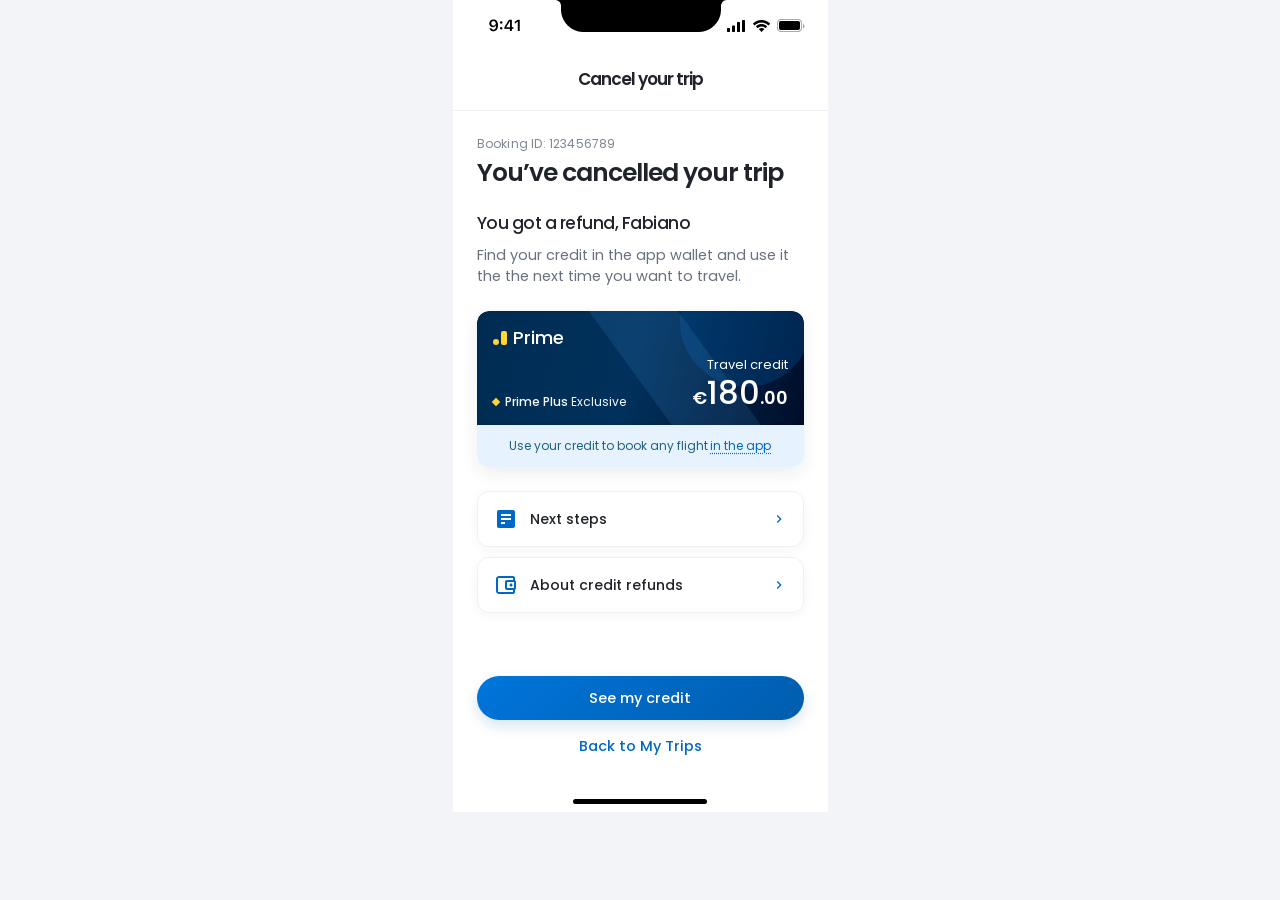
<file: docs/c4ar-app/confirmed.html>
<!doctype html>
<html lang="en">
  <head>
    <meta charset="UTF-8" />
    <meta name="viewport" content="width=device-width, initial-scale=1.0" />
    <title>Cancellation confirmed</title>
    <link rel="preconnect" href="https://fonts.googleapis.com" />
    <link rel="preconnect" href="https://fonts.gstatic.com" crossorigin />
    <link
      href="https://fonts.googleapis.com/css2?family=Poppins:wght@400;500;600;700&display=swap"
      rel="stylesheet"
    />
    <link rel="stylesheet" href="./styles.css?v=8" />
  </head>
  <body>
    <main class="phone-frame confirmed-page" aria-label="Cancellation confirmed">
      <div class="status-bar" aria-hidden="true">
        <img src="./assets/status-bar.png" alt="" />
      </div>

      <header class="top-bar">
        <h1>Cancel your trip</h1>
      </header>

      <section class="confirmed-content">
        <div class="confirmed-title">
          <p>Booking ID: 123456789</p>
          <h2>You’ve cancelled your trip</h2>
        </div>

        <section class="refund-result" aria-labelledby="refund-result-title">
          <h3 id="refund-result-title">You got a refund, Fabiano</h3>
          <p>
            Find your credit in the app wallet and use it the the next time you
            want to travel.
          </p>
        </section>

        <section class="credit-card" aria-label="Travel credit">
          <div class="credit-card-face">
            <div class="credit-card-art" aria-hidden="true"></div>
            <div class="prime-brand">
              <span class="prime-mark"></span>
              <span>Prime</span>
            </div>
            <div class="prime-pill">
              <span></span>
              <p><strong>Prime Plus</strong> Exclusive</p>
            </div>
            <div class="credit-amount">
              <span>Travel credit</span>
              <strong><small>€</small>180<em>.00</em></strong>
            </div>
          </div>
          <div class="credit-card-footer">
            <span>Use your credit to book any flight</span>
            <a href="#">in the app</a>
          </div>
        </section>

        <section class="confirmed-links" aria-label="More information">
          <button class="confirmed-link-card" type="button" data-sheet-trigger="next-steps">
            <span class="link-icon list-icon" aria-hidden="true">
              <svg viewBox="0 0 24 24">
                <path d="M19 3H5c-1.1 0-2 .9-2 2v14c0 1.1.9 2 2 2h14c1.1 0 2-.9 2-2V5c0-1.1-.9-2-2-2Zm-8 14H7v-2h4v2Zm6-4H7v-2h10v2Zm0-4H7V7h10v2Z" />
              </svg>
            </span>
            <span>Next steps</span>
            <svg class="link-arrow" viewBox="0 0 24 24" aria-hidden="true">
              <path d="m10 6 6 6-6 6-1.41-1.41L13.17 12 8.59 7.41 10 6Z" />
            </svg>
          </button>
          <button class="confirmed-link-card" type="button" data-sheet-trigger="credit-info">
            <span class="link-icon wallet-icon" aria-hidden="true">
              <svg viewBox="0 0 24 24">
                <path d="M21 7.28V5c0-1.1-.9-2-2-2H5C3.34 3 2 4.34 2 6v12c0 1.66 1.34 3 3 3h14c1.1 0 2-.9 2-2v-2.28c.59-.35 1-.98 1-1.72v-6c0-.74-.41-1.37-1-1.72ZM20 9v6h-7V9h7Zm-3 4.5c-.83 0-1.5-.67-1.5-1.5s.67-1.5 1.5-1.5 1.5.67 1.5 1.5-.67 1.5-1.5 1.5ZM5 5h14v2h-6c-1.1 0-2 .9-2 2v6c0 1.1.9 2 2 2h6v2H5c-.55 0-1-.45-1-1V6c0-.55.45-1 1-1Z" />
              </svg>
            </span>
            <span>About credit refunds</span>
            <svg class="link-arrow" viewBox="0 0 24 24" aria-hidden="true">
              <path d="m10 6 6 6-6 6-1.41-1.41L13.17 12 8.59 7.41 10 6Z" />
            </svg>
          </button>
        </section>
      </section>

      <div class="confirmed-actions">
        <button class="confirmed-secondary" type="button">See my credit</button>
        <a class="confirmed-text" href="./index.html">Back to My Trips</a>
      </div>

      <div class="home-indicator" aria-hidden="true">
        <span></span>
      </div>

      <div class="sheet-layer" aria-hidden="true">
        <button class="sheet-backdrop" type="button" aria-label="Close modal"></button>

        <section
          class="bottom-sheet info-sheet next-steps-sheet"
          role="dialog"
          aria-modal="true"
          aria-labelledby="next-steps-title"
          data-sheet="next-steps"
        >
          <div class="plain-sheet-header">
            <button class="plain-sheet-close" type="button" aria-label="Close modal">
              <svg class="material-svg" viewBox="0 0 24 24" aria-hidden="true">
                <path d="M18.3 5.71 12 12l6.3 6.29-1.41 1.41L10.59 13.41 4.29 19.7 2.88 18.29 9.17 12 2.88 5.71 4.29 4.3l6.3 6.29 6.3-6.29 1.41 1.41Z" />
              </svg>
            </button>
          </div>
          <div class="plain-sheet-body">
            <h2 id="next-steps-title">Next steps</h2>
            <ol class="steps-list">
              <li>
                <span class="step-number">1</span>
                <div>
                  <h3>Download the app</h3>
                  <p>
                    Your credit will be available in your wallet
                    <a href="#">in the app</a> after the free trial.
                  </p>
                </div>
              </li>
              <li>
                <span class="step-number">2</span>
                <div>
                  <h3>Use your credit on any flight</h3>
                  <p>
                    We’ll give you the option to pay with your credit at checkout
                    when you book in the app.
                  </p>
                  <strong>Safe travels!</strong>
                </div>
              </li>
            </ol>
          </div>
        </section>

        <section
          class="bottom-sheet info-sheet credit-info-sheet"
          role="dialog"
          aria-modal="true"
          aria-labelledby="credit-info-title"
          data-sheet="credit-info"
        >
          <div class="plain-sheet-header">
            <button class="plain-sheet-close" type="button" aria-label="Close modal">
              <svg class="material-svg" viewBox="0 0 24 24" aria-hidden="true">
                <path d="M18.3 5.71 12 12l6.3 6.29-1.41 1.41L10.59 13.41 4.29 19.7 2.88 18.29 9.17 12 2.88 5.71 4.29 4.3l6.3 6.29 6.3-6.29 1.41 1.41Z" />
              </svg>
            </button>
          </div>
          <div class="plain-sheet-body">
            <h2 id="credit-info-title">About credit refunds</h2>
            <ul class="credit-terms-list">
              <li>
                You can cancel any flight for an instant 80% credit refund. No
                questions asked.
              </li>
              <li>You’ll receive the credit in your Wallet in the app.</li>
              <li>
                You’ll be able to use your credit after your free trial, as long
                as you stay subscribed to Prime. It's valid for 12 months.
              </li>
              <li>
                You can cancel 2 flights per year, up to 24 hours before
                departure.
              </li>
              <li>
                Refunds are based on the cost of your flight. Bags and extras
                aren’t included in the refund amount. Refund credit can’t be
                exchanged for cash.
              </li>
              <li>
                By requesting a cancellation for credit, you forfeit your right
                to apply for a refund with the airline(s).
              </li>
            </ul>
            <a class="terms-link" href="#">See terms and conditions</a>
          </div>
        </section>
      </div>
    </main>
    <script src="./script.js?v=4"></script>
  </body>
</html>
</file>
<file: docs/style.css>
/* ─── Reset & Base ─────────────────────────────────────────────────── */

*, *::before, *::after {
  box-sizing: border-box;
  margin: 0;
  padding: 0;
}

:root {
  --cream:        #F5F3EE;
  --white:        #FFFFFF;
  --ink:          #0F0E0C;
  --ink-60:       #6B6862;
  --ink-30:       #C5C2BB;
  --accent:       #C8602A;
  --accent-10:    rgba(200, 96, 42, 0.08);
  --border:       #E5E2DC;

  --font-sans:  'Space Grotesk', system-ui, sans-serif;
  --font-serif: 'DM Serif Display', Georgia, serif;

  --space-xs:  0.5rem;
  --space-sm:  1rem;
  --space-md:  2rem;
  --space-lg:  4rem;
  --space-xl:  7rem;
  --space-2xl: 10rem;

  --radius-sm: 6px;
  --radius-md: 12px;
  --radius-lg: 20px;

  --max-width: 1160px;
  --ease: cubic-bezier(0.22, 1, 0.36, 1);
}

html {
  scroll-behavior: smooth;
  -webkit-font-smoothing: antialiased;
}

body {
  background: var(--cream);
  color: var(--ink);
  font-family: var(--font-sans);
  font-size: 1rem;
  line-height: 1.6;
}

a { color: inherit; text-decoration: none; }
img { display: block; max-width: 100%; }

/* ─── Utilities ─────────────────────────────────────────────────────── */

.container {
  width: 100%;
  max-width: var(--max-width);
  margin: 0 auto;
  padding: 0 var(--space-md);
}

.section-label {
  display: inline-block;
  font-size: 0.7rem;
  font-weight: 600;
  letter-spacing: 0.16em;
  text-transform: uppercase;
  color: var(--accent);
  margin-bottom: var(--space-sm);
}

.section-title {
  font-family: var(--font-sans);
  font-size: clamp(2rem, 4vw, 3rem);
  line-height: 1.1;
  font-weight: 700;
  color: var(--ink);
  letter-spacing: -0.03em;
}

.section-title em {
  font-family: var(--font-serif);
  font-style: italic;
  font-weight: 400;
  color: var(--accent);
  letter-spacing: 0;
}

.section-header { margin-bottom: var(--space-lg); }

/* ─── Buttons ───────────────────────────────────────────────────────── */

.btn {
  display: inline-flex;
  align-items: center;
  gap: 0.4rem;
  font-family: var(--font-sans);
  font-size: 0.875rem;
  font-weight: 500;
  padding: 0.75rem 1.5rem;
  border-radius: 100px;
  transition: all 0.22s var(--ease);
  cursor: pointer;
  border: none;
  white-space: nowrap;
  letter-spacing: -0.01em;
}

.btn--primary {
  background: var(--ink);
  color: var(--white);
}
.btn--primary:hover {
  background: var(--accent);
  transform: translateY(-1px);
}

.btn--ghost {
  background: transparent;
  color: var(--ink-60);
  border: 1.5px solid var(--border);
}
.btn--ghost:hover {
  border-color: var(--ink-60);
  color: var(--ink);
}

.btn--outline {
  background: transparent;
  color: var(--ink);
  border: 1.5px solid var(--ink);
}
.btn--outline:hover {
  background: var(--ink);
  color: var(--white);
}

.btn--large {
  font-size: 1rem;
  padding: 1rem 2rem;
}

/* ─── Entrance Animations ───────────────────────────────────────────── */

@keyframes fadeUp {
  from {
    opacity: 0;
    transform: translateY(28px);
  }
  to {
    opacity: 1;
    transform: translateY(0);
  }
}

@keyframes wfDraw {
  from { stroke-dashoffset: 1200; }
  to   { stroke-dashoffset: 0; }
}
@keyframes wfFade {
  from { opacity: 0; }
  to   { opacity: 1; }
}

/* Wireframe draw — base state (hidden) */
.case--featured .case__visual svg .wf-stroke {
  stroke-dasharray: 1200;
  stroke-dashoffset: 1200;
}
.case--featured .case__visual svg .wf-fill {
  opacity: 0;
}

/* Wireframe draw — triggered when card enters viewport */
.case--featured.is-visible .case__visual svg .wf-stroke {
  animation: wfDraw 0.8s cubic-bezier(0.37, 0, 0.63, 1) var(--d, 0s) both;
}
.case--featured.is-visible .case__visual svg .wf-fill {
  animation: wfFade 0.6s cubic-bezier(0.37, 0, 0.63, 1) var(--d, 0s) both;
}

@keyframes fadeIn {
  from { opacity: 0; }
  to   { opacity: 1; }
}

@keyframes expandWidth {
  from { transform: scaleX(0); }
  to   { transform: scaleX(1); }
}

@keyframes floatRing {
  0%, 100% { transform: translateY(0) scale(1); }
  50%       { transform: translateY(-14px) scale(1.02); }
}

@keyframes pulseDot {
  0%, 100% { opacity: 0.35; }
  50%       { opacity: 0.65; }
}

@keyframes scrollLine {
  0%   { transform: scaleY(0); transform-origin: top; }
  50%  { transform: scaleY(1); transform-origin: top; }
  51%  { transform: scaleY(1); transform-origin: bottom; }
  100% { transform: scaleY(0); transform-origin: bottom; }
}

.animate-in {
  opacity: 0;
  animation: fadeUp 0.72s var(--ease) both;
  animation-delay: var(--delay, 0s);
}

/* ─── Nav ───────────────────────────────────────────────────────────── */

.nav {
  position: fixed;
  top: 0; left: 0; right: 0;
  z-index: 100;
  padding: 1.25rem var(--space-md);
  transition: background 0.3s ease, box-shadow 0.3s ease;
}

.nav.scrolled {
  background: rgba(245, 243, 238, 0.88);
  backdrop-filter: blur(14px);
  -webkit-backdrop-filter: blur(14px);
  box-shadow: 0 1px 0 var(--border);
}

.nav__inner {
  max-width: var(--max-width);
  margin: 0 auto;
  display: flex;
  align-items: center;
  justify-content: space-between;
}

.nav__logo {
  font-family: var(--font-sans);
  font-size: 1rem;
  font-weight: 700;
  letter-spacing: -0.02em;
  color: var(--ink);
  transition: color 0.2s;
}
.nav__logo:hover { color: var(--accent); }

.nav__links {
  display: flex;
  align-items: center;
  gap: var(--space-md);
  list-style: none;
}

.nav__links a {
  font-size: 0.875rem;
  font-weight: 400;
  color: var(--ink-60);
  transition: color 0.2s;
}
.nav__links a:hover { color: var(--ink); }

.nav__cta {
  background: var(--ink) !important;
  color: var(--white) !important;
  padding: 0.5rem 1.1rem;
  border-radius: 100px;
  font-size: 0.8rem !important;
  font-weight: 500 !important;
  transition: background 0.22s !important;
}
.nav__cta:hover { background: var(--accent) !important; }

/* ─── Hero ──────────────────────────────────────────────────────────── */

.hero {
  position: relative;
  min-height: 100svh;
  display: flex;
  flex-direction: column;
  justify-content: center;
  padding-top: 8rem;
  padding-bottom: 5rem;
  overflow: hidden;
}

/* Decorative background elements */
.hero__deco { position: absolute; inset: 0; pointer-events: none; }

.deco-ring {
  position: absolute;
  border-radius: 50%;
  border: 1px solid var(--accent);
  opacity: 0;
  animation: fadeIn 1.2s var(--ease) 0.3s both, floatRing 9s ease-in-out 1.5s infinite;
}

.deco-ring--1 {
  width: 420px;
  height: 420px;
  top: 8%;
  right: -80px;
  opacity: 0;
  border-color: rgba(200, 96, 42, 0.18);
  animation-delay: 0.4s, 1.6s;
}

.deco-ring--2 {
  width: 240px;
  height: 240px;
  top: 18%;
  right: 60px;
  border-color: rgba(200, 96, 42, 0.1);
  animation-delay: 0.6s, 2s;
  animation-duration: 1.2s, 11s;
}

.deco-dot-grid {
  position: absolute;
  top: 0; right: 0;
  width: 380px;
  height: 380px;
  background-image: radial-gradient(circle, rgba(200,96,42,0.22) 1px, transparent 1px);
  background-size: 22px 22px;
  mask-image: radial-gradient(ellipse 70% 70% at 70% 30%, black 30%, transparent 100%);
  -webkit-mask-image: radial-gradient(ellipse 70% 70% at 70% 30%, black 30%, transparent 100%);
  opacity: 0;
  animation: fadeIn 1.4s var(--ease) 0.5s both;
}

.deco-line {
  position: absolute;
  background: var(--border);
}

.deco-line--h {
  left: 0; right: 0;
  bottom: 6rem;
  height: 1px;
  transform-origin: left;
  transform: scaleX(0);
  animation: expandWidth 1.2s var(--ease) 0.8s both;
}

.deco-line--v {
  top: 0; bottom: 0;
  left: 50%;
  width: 1px;
  transform-origin: top;
  transform: scaleY(0);
  animation: expandWidth 1.2s var(--ease) 1s both;
}

/* Hero content */
.hero__inner {
  display: flex;
  flex-direction: column;
  gap: var(--space-md);
  position: relative;
  z-index: 2;
}

.hero__byline {
  display: flex;
  align-items: center;
  gap: 0.6rem;
  flex-wrap: wrap;
}

.hero__name-tag {
  font-size: 0.85rem;
  font-weight: 600;
  color: var(--ink);
  letter-spacing: -0.01em;
}

.hero__sep {
  color: var(--ink-30);
  font-size: 0.75rem;
}

.hero__role,
.hero__loc {
  font-size: 0.82rem;
  font-weight: 400;
  color: var(--ink-60);
}

.hero__headline {
  font-family: var(--font-sans);
  font-size: clamp(3rem, 7.5vw, 6.5rem);
  font-weight: 700;
  line-height: 1.0;
  letter-spacing: -0.04em;
  color: var(--ink);
  max-width: 14ch;
}

.hero__headline em {
  font-family: var(--font-serif);
  font-style: italic;
  font-weight: 400;
  color: var(--accent);
  letter-spacing: -0.01em;
}

.hero__bottom {
  display: flex;
  align-items: flex-start;
  gap: var(--space-lg);
  flex-wrap: wrap;
}

.hero__bio {
  font-size: 1rem;
  line-height: 1.7;
  color: var(--ink-60);
  max-width: 380px;
  font-weight: 400;
}

.hero__actions {
  display: flex;
  gap: 0.75rem;
  flex-shrink: 0;
  align-items: flex-start;
  padding-top: 0.25rem;
  flex-wrap: wrap;
}

/* Stats row */
.hero__stats {
  display: flex;
  align-items: center;
  gap: var(--space-md);
  padding-top: var(--space-md);
  border-top: 1px solid var(--border);
  flex-wrap: wrap;
}

.hero__stat {
  display: flex;
  flex-direction: column;
  gap: 0.1rem;
}

.hero__stat-val {
  font-size: 1.4rem;
  font-weight: 700;
  color: var(--ink);
  letter-spacing: -0.04em;
  line-height: 1;
}

.hero__stat-label {
  font-size: 0.72rem;
  color: var(--ink-60);
  font-weight: 400;
  letter-spacing: 0.01em;
}

.hero__stat-divider {
  width: 1px;
  height: 36px;
  background: var(--border);
  flex-shrink: 0;
}

.hero__scroll-hint {
  position: absolute;
  bottom: 2rem;
  left: 50%;
  transform: translateX(-50%);
  display: flex;
  flex-direction: column;
  align-items: center;
}

.hero__scroll-hint span {
  display: block;
  width: 1px;
  height: 56px;
  background: linear-gradient(to bottom, transparent, var(--ink-30));
  animation: scrollLine 2.4s ease-in-out infinite;
}

/* ─── Companies ─────────────────────────────────────────────────────── */

.companies {
  padding: var(--space-lg) 0;
  border-top: 1px solid var(--border);
  border-bottom: 1px solid var(--border);
}

.companies__label {
  font-size: 0.7rem;
  font-weight: 500;
  letter-spacing: 0.12em;
  text-transform: uppercase;
  color: var(--ink-30);
  margin-bottom: var(--space-md);
  text-align: center;
}

.companies__grid {
  display: flex;
  flex-wrap: wrap;
  gap: 0.75rem;
  justify-content: center;
}

.company-pill {
  font-size: 0.78rem;
  font-weight: 500;
  color: var(--ink-60);
  background: var(--white);
  border: 1px solid var(--border);
  padding: 0.4rem 1rem;
  border-radius: 100px;
  letter-spacing: -0.01em;
}

/* ─── Work ──────────────────────────────────────────────────────────── */

.work { padding: var(--space-xl) 0; }

.cases {
  display: grid;
  grid-template-columns: 1fr;
  gap: 1.5px;
  background: var(--border);
  border: 1.5px solid var(--border);
  border-radius: var(--radius-lg);
  overflow: hidden;
}

.case {
  background: var(--white);
  min-height: 360px;
  display: flex;
  flex-direction: row;
  transition: background 0.22s;
  position: relative;
}
.case:hover { background: var(--cream); }
.case:nth-child(even) { flex-direction: row-reverse; }

.case__body {
  flex: 1;
  min-width: 0;
  padding: var(--space-lg) var(--space-md);
  display: flex;
  flex-direction: column;
  gap: var(--space-md);
}

.case__visual {
  width: 280px;
  flex-shrink: 0;
  display: flex;
  align-items: center;
  justify-content: center;
  padding: var(--space-lg) var(--space-md);
  color: var(--ink-30);
}
.case__visual svg {
  width: 100%;
  max-width: 220px;
  height: auto;
  opacity: 0.55;
}

.case--featured {
  grid-column: 1 / -1;
  background: var(--ink);
  color: var(--white);
}
.case--featured .case__visual {
  display: block;
  position: relative;
  color: rgba(255,255,255,1);
  padding: 0;
  overflow: hidden;
  height: 420px;
  align-self: flex-start;
}
.case--featured .case__visual svg {
  display: block;
  margin: var(--space-sm) auto 0;
  width: 260px;
  max-width: none;
  height: auto;
  opacity: 0.18;
}
.case--featured:hover { background: #1a1917; }

/* ─── Card entrance animations ──────────────────────────────────────── */

.case .case__tag,
.case .case__title,
.case .case__desc,
.case .case__outcomes,
.case .case__link,
.case .case__soon,
.case .case__visual {
  opacity: 0;
}

.case.is-visible .case__tag      { animation: fadeUp 0.5s var(--ease) 0.00s both; }
.case.is-visible .case__title    { animation: fadeUp 0.5s var(--ease) 0.13s both; }
.case.is-visible .case__desc     { animation: fadeUp 0.5s var(--ease) 0.24s both; }
.case.is-visible .case__outcomes { animation: fadeUp 0.5s var(--ease) 0.32s both; }
.case.is-visible .case__link     { animation: fadeUp 0.5s var(--ease) 0.38s both; }
.case.is-visible .case__soon     { animation: fadeUp 0.5s var(--ease) 0.38s both; }
.case.is-visible .case__visual   { animation: fadeUp 0.7s var(--ease) 0.08s both; }

.case--soon {
  opacity: 0.5;
  pointer-events: none;
}

.case__meta {
  display: flex;
  align-items: center;
  justify-content: space-between;
}

.case__tag {
  font-size: 0.68rem;
  font-weight: 600;
  letter-spacing: 0.14em;
  text-transform: uppercase;
  color: var(--accent);
}
.case--featured .case__tag { color: rgba(200, 96, 42, 0.75); }


.case__content {
  flex: 1;
  display: flex;
  flex-direction: column;
  gap: 1rem;
}

.case__title {
  font-family: var(--font-sans);
  font-size: clamp(1.35rem, 2.4vw, 1.9rem);
  font-weight: 700;
  line-height: 1.15;
  letter-spacing: -0.03em;
}

.case__desc {
  font-size: 0.88rem;
  line-height: 1.65;
  color: var(--ink-60);
  max-width: 500px;
  font-weight: 400;
}
.case--featured .case__desc { color: rgba(255,255,255,0.55); }

.case__outcomes {
  display: flex;
  gap: var(--space-md);
  margin: 0.25rem 0;
}

.outcome { display: flex; flex-direction: column; gap: 0.1rem; }
.outcome__value { font-size: 0.95rem; font-weight: 600; color: var(--white); }
.outcome__label { font-size: 0.72rem; color: rgba(255,255,255,0.4); }

.case__link {
  display: inline-flex;
  align-items: center;
  gap: 0.35rem;
  font-size: 0.82rem;
  font-weight: 500;
  margin-top: auto;
  padding-top: var(--space-sm);
  border-top: 1px solid var(--border);
  color: var(--ink);
  transition: gap 0.2s, color 0.2s;
}
.case__link:hover { gap: 0.6rem; color: var(--accent); }
.case--featured .case__link {
  border-top-color: rgba(255,255,255,0.1);
  color: rgba(255,255,255,0.65);
}
.case--featured .case__link:hover { color: var(--white); }

.case__soon {
  display: inline-block;
  font-size: 0.68rem;
  font-weight: 600;
  letter-spacing: 0.1em;
  text-transform: uppercase;
  color: var(--ink-30);
  border: 1px solid var(--border);
  padding: 0.28rem 0.7rem;
  border-radius: 100px;
  margin-top: auto;
  align-self: flex-start;
}

/* ─── About ─────────────────────────────────────────────────────────── */

.about {
  padding: var(--space-xl) 0;
  background: var(--white);
}

.about__grid {
  display: grid;
  grid-template-columns: 1fr 1fr;
  gap: var(--space-xl);
  align-items: start;
}

.about__left {
  display: flex;
  flex-direction: column;
  align-items: flex-start;
}

.about__bio {
  font-size: 1rem;
  line-height: 1.75;
  color: var(--ink-60);
  margin-bottom: 1rem;
  font-weight: 400;
}

.about__left .btn { margin-top: var(--space-md); }

/* ─── Skills ────────────────────────────────────────────────────────── */

.skills__heading {
  font-size: 0.68rem;
  font-weight: 600;
  letter-spacing: 0.16em;
  text-transform: uppercase;
  color: var(--ink-30);
  margin-bottom: var(--space-md);
}

.skills__list {
  list-style: none;
  display: flex;
  flex-direction: column;
}

.skill {
  display: flex;
  gap: 1rem;
  align-items: flex-start;
  padding: 1rem 0;
  border-bottom: 1px solid var(--border);
  transition: padding-left 0.2s var(--ease);
}
.skill:first-child { border-top: 1px solid var(--border); }
.skill:hover { padding-left: 0.5rem; }

.skill__icon {
  font-size: 0.95rem;
  color: var(--accent);
  line-height: 1.4;
  flex-shrink: 0;
  width: 1.2rem;
  text-align: center;
}

.skill__name {
  display: block;
  font-size: 0.875rem;
  font-weight: 600;
  color: var(--ink);
  margin-bottom: 0.15rem;
  letter-spacing: -0.01em;
}

.skill__desc {
  font-size: 0.8rem;
  line-height: 1.55;
  color: var(--ink-60);
  font-weight: 400;
}

/* ─── Quote Break ───────────────────────────────────────────────────── */

.quote-break {
  padding: var(--space-xl) 0;
  background: var(--ink);
  position: relative;
  overflow: hidden;
}

.quote-break::before {
  content: '"';
  position: absolute;
  top: -0.5rem;
  left: var(--space-md);
  font-family: var(--font-serif);
  font-size: 20rem;
  color: rgba(255,255,255,0.03);
  line-height: 1;
  pointer-events: none;
}

.pull-quote {
  font-family: var(--font-sans);
  font-size: clamp(1.5rem, 3.2vw, 2.4rem);
  font-weight: 600;
  line-height: 1.25;
  color: var(--white);
  text-align: center;
  max-width: 820px;
  margin: 0 auto;
  letter-spacing: -0.03em;
}

.pull-quote em {
  font-family: var(--font-serif);
  font-style: italic;
  font-weight: 400;
  color: var(--accent);
  letter-spacing: 0;
}

/* ─── Contact ───────────────────────────────────────────────────────── */

.contact { padding: var(--space-2xl) 0; }

.contact__inner {
  max-width: 580px;
  margin: 0 auto;
  text-align: center;
  display: flex;
  flex-direction: column;
  align-items: center;
  gap: 1.25rem;
}

.contact__title {
  font-family: var(--font-sans);
  font-size: clamp(2rem, 4vw, 3rem);
  font-weight: 700;
  line-height: 1.05;
  letter-spacing: -0.04em;
}

.contact__sub {
  font-size: 1rem;
  color: var(--ink-60);
  line-height: 1.65;
  font-weight: 400;
}

/* ─── Footer ────────────────────────────────────────────────────────── */

.footer {
  padding: var(--space-md) 0;
  border-top: 1px solid var(--border);
}

.footer__inner {
  display: flex;
  align-items: center;
  justify-content: space-between;
  flex-wrap: wrap;
  gap: 1rem;
}

.footer__name {
  font-size: 0.9rem;
  font-weight: 700;
  color: var(--ink);
  letter-spacing: -0.02em;
}

.footer__links { display: flex; gap: var(--space-md); }

.footer__links a {
  font-size: 0.8rem;
  color: var(--ink-60);
  transition: color 0.2s;
}
.footer__links a:hover { color: var(--accent); }

.footer__copy {
  font-size: 0.75rem;
  color: var(--ink-30);
}

/* ─── Scroll-triggered fade ─────────────────────────────────────────── */

.fade-up {
  opacity: 0;
  transform: translateY(22px);
  transition: opacity 0.6s var(--ease), transform 0.6s var(--ease);
}
.fade-up.visible {
  opacity: 1;
  transform: translateY(0);
}

/* ─── Responsive ────────────────────────────────────────────────────── */

@media (max-width: 860px) {
  .hero__headline { font-size: clamp(2.8rem, 10vw, 5rem); }

  .hero__bottom {
    flex-direction: column;
    gap: var(--space-md);
  }

  .cases {
    grid-template-columns: 1fr;
  }
  .case--featured { grid-column: 1; }

  .case,
  .case:nth-child(even) {
    flex-direction: column;
  }
  .case__visual {
    width: 100%;
  }
  .case--featured .case__visual {
    height: 300px;
    align-self: auto;
  }

  .about__grid {
    grid-template-columns: 1fr;
    gap: var(--space-lg);
  }

  .deco-line--v { display: none; }
}

@media (max-width: 540px) {
  .nav__links li:not(:last-child) { display: none; }

  .hero__actions {
    flex-direction: column;
    width: 100%;
  }
  .hero__actions .btn {
    width: 100%;
    justify-content: center;
  }

  .hero__stats { gap: var(--space-sm); }
  .hero__stat-divider { display: none; }

  .footer__inner {
    flex-direction: column;
    text-align: center;
  }
}
</file>
<file: site/style.css>
/* ─── Reset & Base ─────────────────────────────────────────────────── */

*, *::before, *::after {
  box-sizing: border-box;
  margin: 0;
  padding: 0;
}

:root {
  --cream:        #F5F3EE;
  --white:        #FFFFFF;
  --ink:          #0F0E0C;
  --ink-60:       #6B6862;
  --ink-30:       #C5C2BB;
  --accent:       #C8602A;
  --accent-10:    rgba(200, 96, 42, 0.08);
  --border:       #E5E2DC;

  --font-sans:  'Space Grotesk', system-ui, sans-serif;
  --font-serif: 'DM Serif Display', Georgia, serif;

  --space-xs:  0.5rem;
  --space-sm:  1rem;
  --space-md:  2rem;
  --space-lg:  4rem;
  --space-xl:  7rem;
  --space-2xl: 10rem;

  --radius-sm: 6px;
  --radius-md: 12px;
  --radius-lg: 20px;

  --max-width: 1160px;
  --ease: cubic-bezier(0.22, 1, 0.36, 1);
}

html {
  scroll-behavior: smooth;
  -webkit-font-smoothing: antialiased;
}

body {
  background: var(--cream);
  color: var(--ink);
  font-family: var(--font-sans);
  font-size: 1rem;
  line-height: 1.6;
}

a { color: inherit; text-decoration: none; }
img { display: block; max-width: 100%; }

/* ─── Utilities ─────────────────────────────────────────────────────── */

.container {
  width: 100%;
  max-width: var(--max-width);
  margin: 0 auto;
  padding: 0 var(--space-md);
}

.section-label {
  display: inline-block;
  font-size: 0.7rem;
  font-weight: 600;
  letter-spacing: 0.16em;
  text-transform: uppercase;
  color: var(--accent);
  margin-bottom: var(--space-sm);
}

.section-title {
  font-family: var(--font-sans);
  font-size: clamp(2rem, 4vw, 3rem);
  line-height: 1.1;
  font-weight: 700;
  color: var(--ink);
  letter-spacing: -0.03em;
}

.section-title em {
  font-family: var(--font-serif);
  font-style: italic;
  font-weight: 400;
  color: var(--accent);
  letter-spacing: 0;
}

.section-header { margin-bottom: var(--space-lg); }

/* ─── Buttons ───────────────────────────────────────────────────────── */

.btn {
  display: inline-flex;
  align-items: center;
  gap: 0.4rem;
  font-family: var(--font-sans);
  font-size: 0.875rem;
  font-weight: 500;
  padding: 0.75rem 1.5rem;
  border-radius: 100px;
  transition: all 0.22s var(--ease);
  cursor: pointer;
  border: none;
  white-space: nowrap;
  letter-spacing: -0.01em;
}

.btn--primary {
  background: var(--ink);
  color: var(--white);
}
.btn--primary:hover {
  background: var(--accent);
  transform: translateY(-1px);
}

.btn--ghost {
  background: transparent;
  color: var(--ink-60);
  border: 1.5px solid var(--border);
}
.btn--ghost:hover {
  border-color: var(--ink-60);
  color: var(--ink);
}

.btn--outline {
  background: transparent;
  color: var(--ink);
  border: 1.5px solid var(--ink);
}
.btn--outline:hover {
  background: var(--ink);
  color: var(--white);
}

.btn--large {
  font-size: 1rem;
  padding: 1rem 2rem;
}

/* ─── Entrance Animations ───────────────────────────────────────────── */

@keyframes fadeUp {
  from {
    opacity: 0;
    transform: translateY(28px);
  }
  to {
    opacity: 1;
    transform: translateY(0);
  }
}

@keyframes fadeIn {
  from { opacity: 0; }
  to   { opacity: 1; }
}

@keyframes expandWidth {
  from { transform: scaleX(0); }
  to   { transform: scaleX(1); }
}

@keyframes floatRing {
  0%, 100% { transform: translateY(0) scale(1); }
  50%       { transform: translateY(-14px) scale(1.02); }
}

@keyframes pulseDot {
  0%, 100% { opacity: 0.35; }
  50%       { opacity: 0.65; }
}

@keyframes scrollLine {
  0%   { transform: scaleY(0); transform-origin: top; }
  50%  { transform: scaleY(1); transform-origin: top; }
  51%  { transform: scaleY(1); transform-origin: bottom; }
  100% { transform: scaleY(0); transform-origin: bottom; }
}

.animate-in {
  opacity: 0;
  animation: fadeUp 0.72s var(--ease) both;
  animation-delay: var(--delay, 0s);
}

/* ─── Nav ───────────────────────────────────────────────────────────── */

.nav {
  position: fixed;
  top: 0; left: 0; right: 0;
  z-index: 100;
  padding: 1.25rem var(--space-md);
  transition: background 0.3s ease, box-shadow 0.3s ease;
}

.nav.scrolled {
  background: rgba(245, 243, 238, 0.88);
  backdrop-filter: blur(14px);
  -webkit-backdrop-filter: blur(14px);
  box-shadow: 0 1px 0 var(--border);
}

.nav__inner {
  max-width: var(--max-width);
  margin: 0 auto;
  display: flex;
  align-items: center;
  justify-content: space-between;
}

.nav__logo {
  font-family: var(--font-sans);
  font-size: 1rem;
  font-weight: 700;
  letter-spacing: -0.02em;
  color: var(--ink);
  transition: color 0.2s;
}
.nav__logo:hover { color: var(--accent); }

.nav__links {
  display: flex;
  align-items: center;
  gap: var(--space-md);
  list-style: none;
}

.nav__links a {
  font-size: 0.875rem;
  font-weight: 400;
  color: var(--ink-60);
  transition: color 0.2s;
}
.nav__links a:hover { color: var(--ink); }

.nav__cta {
  background: var(--ink) !important;
  color: var(--white) !important;
  padding: 0.5rem 1.1rem;
  border-radius: 100px;
  font-size: 0.8rem !important;
  font-weight: 500 !important;
  transition: background 0.22s !important;
}
.nav__cta:hover { background: var(--accent) !important; }

/* ─── Hero ──────────────────────────────────────────────────────────── */

.hero {
  position: relative;
  min-height: 100svh;
  display: flex;
  flex-direction: column;
  justify-content: center;
  padding-top: 8rem;
  padding-bottom: 5rem;
  overflow: hidden;
}

/* Decorative background elements */
.hero__deco { position: absolute; inset: 0; pointer-events: none; }

.deco-ring {
  position: absolute;
  border-radius: 50%;
  border: 1px solid var(--accent);
  opacity: 0;
  animation: fadeIn 1.2s var(--ease) 0.3s both, floatRing 9s ease-in-out 1.5s infinite;
}

.deco-ring--1 {
  width: 420px;
  height: 420px;
  top: 8%;
  right: -80px;
  opacity: 0;
  border-color: rgba(200, 96, 42, 0.18);
  animation-delay: 0.4s, 1.6s;
}

.deco-ring--2 {
  width: 240px;
  height: 240px;
  top: 18%;
  right: 60px;
  border-color: rgba(200, 96, 42, 0.1);
  animation-delay: 0.6s, 2s;
  animation-duration: 1.2s, 11s;
}

.deco-dot-grid {
  position: absolute;
  top: 0; right: 0;
  width: 380px;
  height: 380px;
  background-image: radial-gradient(circle, rgba(200,96,42,0.22) 1px, transparent 1px);
  background-size: 22px 22px;
  mask-image: radial-gradient(ellipse 70% 70% at 70% 30%, black 30%, transparent 100%);
  -webkit-mask-image: radial-gradient(ellipse 70% 70% at 70% 30%, black 30%, transparent 100%);
  opacity: 0;
  animation: fadeIn 1.4s var(--ease) 0.5s both;
}

.deco-line {
  position: absolute;
  background: var(--border);
}

.deco-line--h {
  left: 0; right: 0;
  bottom: 6rem;
  height: 1px;
  transform-origin: left;
  transform: scaleX(0);
  animation: expandWidth 1.2s var(--ease) 0.8s both;
}

.deco-line--v {
  top: 0; bottom: 0;
  left: 50%;
  width: 1px;
  transform-origin: top;
  transform: scaleY(0);
  animation: expandWidth 1.2s var(--ease) 1s both;
}

/* Hero content */
.hero__inner {
  display: flex;
  flex-direction: column;
  gap: var(--space-md);
  position: relative;
  z-index: 2;
}

.hero__byline {
  display: flex;
  align-items: center;
  gap: 0.6rem;
  flex-wrap: wrap;
}

.hero__name-tag {
  font-size: 0.85rem;
  font-weight: 600;
  color: var(--ink);
  letter-spacing: -0.01em;
}

.hero__sep {
  color: var(--ink-30);
  font-size: 0.75rem;
}

.hero__role,
.hero__loc {
  font-size: 0.82rem;
  font-weight: 400;
  color: var(--ink-60);
}

.hero__headline {
  font-family: var(--font-sans);
  font-size: clamp(3rem, 7.5vw, 6.5rem);
  font-weight: 700;
  line-height: 1.0;
  letter-spacing: -0.04em;
  color: var(--ink);
  max-width: 14ch;
}

.hero__headline em {
  font-family: var(--font-serif);
  font-style: italic;
  font-weight: 400;
  color: var(--accent);
  letter-spacing: -0.01em;
}

.hero__bottom {
  display: flex;
  align-items: flex-start;
  gap: var(--space-lg);
  flex-wrap: wrap;
}

.hero__bio {
  font-size: 1rem;
  line-height: 1.7;
  color: var(--ink-60);
  max-width: 380px;
  font-weight: 400;
}

.hero__actions {
  display: flex;
  gap: 0.75rem;
  flex-shrink: 0;
  align-items: flex-start;
  padding-top: 0.25rem;
  flex-wrap: wrap;
}

/* Stats row */
.hero__stats {
  display: flex;
  align-items: center;
  gap: var(--space-md);
  padding-top: var(--space-md);
  border-top: 1px solid var(--border);
  flex-wrap: wrap;
}

.hero__stat {
  display: flex;
  flex-direction: column;
  gap: 0.1rem;
}

.hero__stat-val {
  font-size: 1.4rem;
  font-weight: 700;
  color: var(--ink);
  letter-spacing: -0.04em;
  line-height: 1;
}

.hero__stat-label {
  font-size: 0.72rem;
  color: var(--ink-60);
  font-weight: 400;
  letter-spacing: 0.01em;
}

.hero__stat-divider {
  width: 1px;
  height: 36px;
  background: var(--border);
  flex-shrink: 0;
}

.hero__scroll-hint {
  position: absolute;
  bottom: 2rem;
  left: 50%;
  transform: translateX(-50%);
  display: flex;
  flex-direction: column;
  align-items: center;
}

.hero__scroll-hint span {
  display: block;
  width: 1px;
  height: 56px;
  background: linear-gradient(to bottom, transparent, var(--ink-30));
  animation: scrollLine 2.4s ease-in-out infinite;
}

/* ─── Companies ─────────────────────────────────────────────────────── */

.companies {
  padding: var(--space-lg) 0;
  border-top: 1px solid var(--border);
  border-bottom: 1px solid var(--border);
}

.companies__label {
  font-size: 0.7rem;
  font-weight: 500;
  letter-spacing: 0.12em;
  text-transform: uppercase;
  color: var(--ink-30);
  margin-bottom: var(--space-md);
  text-align: center;
}

.companies__grid {
  display: flex;
  flex-wrap: wrap;
  gap: 0.75rem;
  justify-content: center;
}

.company-pill {
  font-size: 0.78rem;
  font-weight: 500;
  color: var(--ink-60);
  background: var(--white);
  border: 1px solid var(--border);
  padding: 0.4rem 1rem;
  border-radius: 100px;
  letter-spacing: -0.01em;
}

/* ─── Work ──────────────────────────────────────────────────────────── */

.work { padding: var(--space-xl) 0; }

.cases {
  display: grid;
  grid-template-columns: 1fr 1fr;
  gap: 1.5px;
  background: var(--border);
  border: 1.5px solid var(--border);
  border-radius: var(--radius-lg);
  overflow: hidden;
}

.case {
  background: var(--white);
  padding: var(--space-lg) var(--space-md);
  display: flex;
  flex-direction: column;
  gap: var(--space-md);
  transition: background 0.22s;
  position: relative;
}
.case:hover { background: var(--cream); }

.case--featured {
  grid-column: 1 / -1;
  background: var(--ink);
  color: var(--white);
  padding: var(--space-lg);
}
.case--featured:hover { background: #1a1917; }

.case--soon {
  opacity: 0.5;
  pointer-events: none;
}

.case__meta {
  display: flex;
  align-items: center;
  justify-content: space-between;
}

.case__tag {
  font-size: 0.68rem;
  font-weight: 600;
  letter-spacing: 0.14em;
  text-transform: uppercase;
  color: var(--accent);
}
.case--featured .case__tag { color: rgba(200, 96, 42, 0.75); }

.case__num {
  font-size: 0.72rem;
  color: var(--ink-30);
  font-variant-numeric: tabular-nums;
}
.case--featured .case__num { color: rgba(255,255,255,0.25); }

.case__content {
  flex: 1;
  display: flex;
  flex-direction: column;
  gap: 1rem;
}

.case__title {
  font-family: var(--font-sans);
  font-size: clamp(1.35rem, 2.4vw, 1.9rem);
  font-weight: 700;
  line-height: 1.15;
  letter-spacing: -0.03em;
}

.case__desc {
  font-size: 0.88rem;
  line-height: 1.65;
  color: var(--ink-60);
  max-width: 500px;
  font-weight: 400;
}
.case--featured .case__desc { color: rgba(255,255,255,0.55); }

.case__outcomes {
  display: flex;
  gap: var(--space-md);
  margin: 0.25rem 0;
}

.outcome { display: flex; flex-direction: column; gap: 0.1rem; }
.outcome__value { font-size: 0.95rem; font-weight: 600; color: var(--white); }
.outcome__label { font-size: 0.72rem; color: rgba(255,255,255,0.4); }

.case__link {
  display: inline-flex;
  align-items: center;
  gap: 0.35rem;
  font-size: 0.82rem;
  font-weight: 500;
  margin-top: auto;
  padding-top: var(--space-sm);
  border-top: 1px solid var(--border);
  color: var(--ink);
  transition: gap 0.2s, color 0.2s;
}
.case__link:hover { gap: 0.6rem; color: var(--accent); }
.case--featured .case__link {
  border-top-color: rgba(255,255,255,0.1);
  color: rgba(255,255,255,0.65);
}
.case--featured .case__link:hover { color: var(--white); }

.case__soon {
  display: inline-block;
  font-size: 0.68rem;
  font-weight: 600;
  letter-spacing: 0.1em;
  text-transform: uppercase;
  color: var(--ink-30);
  border: 1px solid var(--border);
  padding: 0.28rem 0.7rem;
  border-radius: 100px;
  margin-top: auto;
  align-self: flex-start;
}

/* ─── About ─────────────────────────────────────────────────────────── */

.about {
  padding: var(--space-xl) 0;
  background: var(--white);
}

.about__grid {
  display: grid;
  grid-template-columns: 1fr 1fr;
  gap: var(--space-xl);
  align-items: start;
}

.about__left {
  display: flex;
  flex-direction: column;
  align-items: flex-start;
}

.about__bio {
  font-size: 1rem;
  line-height: 1.75;
  color: var(--ink-60);
  margin-bottom: 1rem;
  font-weight: 400;
}

.about__left .btn { margin-top: var(--space-md); }

/* ─── Skills ────────────────────────────────────────────────────────── */

.skills__heading {
  font-size: 0.68rem;
  font-weight: 600;
  letter-spacing: 0.16em;
  text-transform: uppercase;
  color: var(--ink-30);
  margin-bottom: var(--space-md);
}

.skills__list {
  list-style: none;
  display: flex;
  flex-direction: column;
}

.skill {
  display: flex;
  gap: 1rem;
  align-items: flex-start;
  padding: 1rem 0;
  border-bottom: 1px solid var(--border);
  transition: padding-left 0.2s var(--ease);
}
.skill:first-child { border-top: 1px solid var(--border); }
.skill:hover { padding-left: 0.5rem; }

.skill__icon {
  font-size: 0.95rem;
  color: var(--accent);
  line-height: 1.4;
  flex-shrink: 0;
  width: 1.2rem;
  text-align: center;
}

.skill__name {
  display: block;
  font-size: 0.875rem;
  font-weight: 600;
  color: var(--ink);
  margin-bottom: 0.15rem;
  letter-spacing: -0.01em;
}

.skill__desc {
  font-size: 0.8rem;
  line-height: 1.55;
  color: var(--ink-60);
  font-weight: 400;
}

/* ─── Quote Break ───────────────────────────────────────────────────── */

.quote-break {
  padding: var(--space-xl) 0;
  background: var(--ink);
  position: relative;
  overflow: hidden;
}

.quote-break::before {
  content: '"';
  position: absolute;
  top: -0.5rem;
  left: var(--space-md);
  font-family: var(--font-serif);
  font-size: 20rem;
  color: rgba(255,255,255,0.03);
  line-height: 1;
  pointer-events: none;
}

.pull-quote {
  font-family: var(--font-sans);
  font-size: clamp(1.5rem, 3.2vw, 2.4rem);
  font-weight: 600;
  line-height: 1.25;
  color: var(--white);
  text-align: center;
  max-width: 820px;
  margin: 0 auto;
  letter-spacing: -0.03em;
}

.pull-quote em {
  font-family: var(--font-serif);
  font-style: italic;
  font-weight: 400;
  color: var(--accent);
  letter-spacing: 0;
}

/* ─── Contact ───────────────────────────────────────────────────────── */

.contact { padding: var(--space-2xl) 0; }

.contact__inner {
  max-width: 580px;
  margin: 0 auto;
  text-align: center;
  display: flex;
  flex-direction: column;
  align-items: center;
  gap: 1.25rem;
}

.contact__title {
  font-family: var(--font-sans);
  font-size: clamp(2rem, 4vw, 3rem);
  font-weight: 700;
  line-height: 1.05;
  letter-spacing: -0.04em;
}

.contact__sub {
  font-size: 1rem;
  color: var(--ink-60);
  line-height: 1.65;
  font-weight: 400;
}

/* ─── Footer ────────────────────────────────────────────────────────── */

.footer {
  padding: var(--space-md) 0;
  border-top: 1px solid var(--border);
}

.footer__inner {
  display: flex;
  align-items: center;
  justify-content: space-between;
  flex-wrap: wrap;
  gap: 1rem;
}

.footer__name {
  font-size: 0.9rem;
  font-weight: 700;
  color: var(--ink);
  letter-spacing: -0.02em;
}

.footer__links { display: flex; gap: var(--space-md); }

.footer__links a {
  font-size: 0.8rem;
  color: var(--ink-60);
  transition: color 0.2s;
}
.footer__links a:hover { color: var(--accent); }

.footer__copy {
  font-size: 0.75rem;
  color: var(--ink-30);
}

/* ─── Scroll-triggered fade ─────────────────────────────────────────── */

.fade-up {
  opacity: 0;
  transform: translateY(22px);
  transition: opacity 0.6s var(--ease), transform 0.6s var(--ease);
}
.fade-up.visible {
  opacity: 1;
  transform: translateY(0);
}

/* ─── Responsive ────────────────────────────────────────────────────── */

@media (max-width: 860px) {
  .hero__headline { font-size: clamp(2.8rem, 10vw, 5rem); }

  .hero__bottom {
    flex-direction: column;
    gap: var(--space-md);
  }

  .cases {
    grid-template-columns: 1fr;
  }
  .case--featured { grid-column: 1; }

  .about__grid {
    grid-template-columns: 1fr;
    gap: var(--space-lg);
  }

  .deco-line--v { display: none; }
}

@media (max-width: 540px) {
  .nav__links li:not(:last-child) { display: none; }

  .hero__actions {
    flex-direction: column;
    width: 100%;
  }
  .hero__actions .btn {
    width: 100%;
    justify-content: center;
  }

  .hero__stats { gap: var(--space-sm); }
  .hero__stat-divider { display: none; }

  .footer__inner {
    flex-direction: column;
    text-align: center;
  }
}
</file>
<file: docs/c4ar-app/styles.css>
:root {
  --blue: #0068c9;
  --text: #20242a;
  --muted: #68717d;
  --strong-muted: #37404a;
  --border: #eef2f6;
  --header-border: #edf1f5;
  --soft-bg: #f2f2f2;
}

* {
  box-sizing: border-box;
}

html,
body {
  margin: 0;
  min-height: 100%;
}

body {
  align-items: start center;
  background: #f2f4f7;
  color: var(--text);
  display: grid;
  font-family: "Poppins", Arial, sans-serif;
  justify-content: center;
}

.phone-frame {
  background: #fff;
  height: 812px;
  overflow: hidden;
  opacity: 0;
  position: relative;
  transform: translateY(8px);
  transition:
    opacity 180ms ease,
    transform 220ms cubic-bezier(0.2, 0.8, 0.2, 1);
  width: 375px;
}

.phone-frame.is-ready {
  opacity: 1;
  transform: translateY(0);
}

.phone-frame.is-leaving {
  transform: translateY(0);
}

.page-loader {
  background: #fff;
  bottom: 34px;
  left: 0;
  opacity: 0;
  pointer-events: none;
  position: absolute;
  right: 0;
  top: 111px;
  transform: translateY(10px);
  transition:
    opacity 90ms ease,
    transform 140ms cubic-bezier(0.2, 0.8, 0.2, 1);
  visibility: hidden;
  z-index: 30;
}

.page-loader.is-visible {
  opacity: 1;
  transform: translateY(0);
  visibility: visible;
}

.loader-content {
  display: flex;
  flex-direction: column;
  gap: 12px;
  padding: 32px 24px 0;
}

.loader-line,
.loader-card,
.loader-actions span {
  animation: skeleton-shimmer 1.15s linear infinite;
  background: linear-gradient(90deg, #f0f2f5 0%, #e2e7ee 45%, #f0f2f5 90%);
  background-size: 220% 100%;
  border-radius: 8px;
  display: block;
}

.loader-line {
  height: 16px;
  width: 280px;
}

.loader-line.short {
  width: 168px;
}

.loader-line.medium {
  width: 220px;
}

.loader-line.title {
  height: 28px;
  width: 270px;
}

.loader-card {
  height: 116px;
  margin: 20px 0 8px;
  width: 327px;
}

.loader-card.small {
  height: 64px;
  margin-top: 16px;
}

.loader-actions {
  bottom: 50px;
  display: flex;
  flex-direction: column;
  gap: 14px;
  left: 24px;
  position: absolute;
  width: 327px;
}

.loader-actions span:first-child {
  border-radius: 44px;
  height: 44px;
  width: 327px;
}

.loader-actions span:last-child {
  align-self: center;
  height: 18px;
  width: 150px;
}

@keyframes skeleton-shimmer {
  from {
    background-position: 120% 0;
  }

  to {
    background-position: -120% 0;
  }
}

.status-bar {
  background: #fff;
  height: 47px;
  left: 0;
  overflow: hidden;
  position: absolute;
  top: 0;
  width: 375px;
  z-index: 3;
}

.status-bar img {
  display: block;
  height: 47px;
  width: 375px;
}

.top-bar {
  align-items: center;
  background: #fff;
  border-bottom: 1px solid var(--header-border);
  display: flex;
  height: 64px;
  justify-content: center;
  left: 0;
  position: absolute;
  top: 47px;
  width: 375px;
  z-index: 1;
}

.top-bar h1 {
  color: var(--text);
  font-size: 17px;
  font-weight: 600;
  letter-spacing: -1px;
  line-height: 22px;
  margin: 0;
  text-align: center;
}

.icon-button {
  align-items: center;
  appearance: none;
  background: transparent;
  border: 0;
  color: var(--blue);
  cursor: pointer;
  display: grid;
  height: 24px;
  left: 18px;
  padding: 0;
  place-items: center;
  position: absolute;
  top: 20px;
  width: 24px;
}

.icon-button:active {
  transform: scale(0.94);
}

.icon-button svg,
.card-arrow {
  fill: none;
  stroke: currentColor;
  stroke-linecap: round;
  stroke-linejoin: round;
  stroke-width: 2.5;
}

.icon-button svg {
  height: 24px;
  width: 24px;
}

.icon-button .material-svg {
  fill: currentColor;
  stroke: none;
}

.trip-summary {
  left: 24px;
  position: absolute;
  top: 151px;
}

.trip-summary p {
  color: #7d8792;
  font-size: 12px;
  font-weight: 400;
  letter-spacing: 0.2px;
  line-height: 18px;
  margin: 0 0 5px;
}

.trip-summary h2 {
  color: var(--text);
  font-size: 25px;
  font-weight: 600;
  letter-spacing: -1px;
  line-height: 30px;
  margin: 0;
}

.menu-list {
  display: flex;
  flex-direction: column;
  gap: 12px;
  left: 24px;
  position: absolute;
  top: 242px;
  width: 327px;
}

.menu-card {
  align-items: flex-start;
  background: #fff;
  border: 1px solid var(--border);
  border-radius: 12px;
  box-shadow: 0 3px 12px rgba(22, 37, 55, 0.045);
  color: inherit;
  display: flex;
  min-height: 108px;
  padding: 18px 16px 16px;
  position: relative;
  text-decoration: none;
  transition:
    border-color 160ms ease,
    box-shadow 160ms ease,
    transform 160ms ease;
  width: 327px;
}

.menu-card:nth-child(2) {
  min-height: 102px;
}

.menu-card:active {
  border-color: rgba(0, 104, 201, 0.18);
  box-shadow: 0 6px 18px rgba(22, 37, 55, 0.07);
  transform: translateY(-1px);
}

.menu-card-copy {
  display: flex;
  flex-direction: column;
  gap: 10px;
  width: 270px;
}

.menu-card strong {
  color: var(--blue);
  font-size: 16px;
  font-weight: 500;
  line-height: 22px;
}

.menu-card span span {
  color: var(--muted);
  font-size: 13px;
  font-weight: 400;
  line-height: 19px;
}

.card-arrow {
  color: var(--blue);
  fill: currentColor;
  height: 16px;
  position: absolute;
  right: 18px;
  stroke: none;
  top: 21px;
  width: 16px;
}

.home-indicator {
  background: #fff;
  bottom: 0;
  height: 34px;
  left: 0;
  position: absolute;
  width: 375px;
  z-index: 3;
}

.home-indicator span {
  background: #000;
  border-radius: 100px;
  bottom: 8px;
  height: 5px;
  left: 50%;
  position: absolute;
  transform: translateX(-50%);
  width: 134px;
}

.cancel-page {
  background: #fff;
  --blue: #0068c9;
  --text: #20242a;
  --muted: #68717d;
  --strong-muted: #37404a;
  --header-border: #edf1f5;
  font-family: "Poppins", Arial, sans-serif;
}

.cancel-page .top-bar {
  border-bottom-color: rgba(22, 37, 55, 0.08);
}

.cancel-page .top-bar h1 {
  font-size: 17px;
  font-weight: 600;
  letter-spacing: -1px;
}

.cancel-page .icon-button {
  border-radius: 50%;
  color: var(--blue);
  transition:
    background 160ms ease,
    transform 160ms ease;
}

.cancel-page .icon-button:active {
  background: #eef7ff;
  transform: scale(0.94);
}

.cancel-hero {
  background:
    radial-gradient(circle at 84% 78%, rgba(0, 104, 201, 0.08), transparent 28%),
    linear-gradient(180deg, #fff 0%, #fbfdff 100%);
  border-radius: 0 0 24px 24px;
  box-shadow: 0 6px 18px rgba(22, 37, 55, 0.06);
  left: 0;
  overflow: hidden;
  position: absolute;
  top: 111px;
  width: 375px;
}

.cancel-summary {
  left: 24px;
  position: relative;
  top: auto;
  padding: 38px 0 18px;
}

.cancel-page .trip-summary p {
  color: #7d8792;
  font-size: 12px;
  letter-spacing: 0.2px;
  line-height: 18px;
  margin-bottom: 5px;
}

.cancel-page .trip-summary h2 {
  color: var(--text);
  font-size: 25px;
  font-weight: 600;
  letter-spacing: -1px;
  line-height: 30px;
}

.hero-divider {
  background: #f0f4f8;
  height: 4px;
  width: 375px;
}

.refund-card {
  align-items: center;
  display: flex;
  gap: 14px;
  height: 114px;
  padding: 16px 24px 22px;
  width: 375px;
}

.refund-card p {
  color: var(--strong-muted);
  flex: 1 1 auto;
  font-size: 14.5px;
  font-weight: 500;
  line-height: 20px;
  margin: 0;
}

.refund-art {
  flex: 0 0 70px;
  height: 70px;
  position: relative;
  width: 70px;
  animation: refund-art-float 3.8s ease-in-out infinite;
  filter: drop-shadow(0 6px 10px rgba(0, 49, 92, 0.08));
}

.refund-card-base {
  height: 42px;
  left: 2px;
  position: absolute;
  top: 21px;
  width: 66px;
}

.refund-coins {
  height: 44px;
  left: 11px;
  position: absolute;
  top: 8px;
  width: 38px;
}

.refund-info {
  display: flex;
  flex-direction: column;
  gap: 10px;
  left: 24px;
  position: absolute;
  top: 362px;
  width: 327px;
}

.accordion-item {
  background: #fff;
  border: 1px solid #eef2f6;
  border-radius: 12px;
  box-shadow: 0 3px 12px rgba(22, 37, 55, 0.045);
  overflow: hidden;
  width: 327px;
  transition:
    border-color 180ms ease,
    box-shadow 220ms ease,
    transform 220ms ease;
}

.accordion-item.is-open {
  border-color: rgba(0, 104, 201, 0.18);
  box-shadow: 0 6px 18px rgba(22, 37, 55, 0.07);
  transform: translateY(-1px);
}

.refund-row {
  align-items: center;
  appearance: none;
  background: #fff;
  border: 0;
  border-bottom: 1px solid transparent;
  color: var(--muted);
  cursor: pointer;
  display: flex;
  font-family: inherit;
  height: 56px;
  justify-content: space-between;
  padding: 0 16px;
  text-align: left;
  width: 327px;
}

.refund-row span {
  font-size: 14px;
  font-weight: 500;
  line-height: 18px;
}

.chevron {
  fill: currentColor;
  height: 16px;
  stroke: none;
  transform: rotate(0deg);
  transition: transform 220ms ease, color 220ms ease;
  width: 16px;
}

.accordion-item.is-open .chevron {
  color: var(--text);
  transform: rotate(180deg);
}

.accordion-item.is-open .refund-row {
  border-bottom-color: transparent;
  color: var(--strong-muted);
}

.accordion-panel {
  max-height: 0;
  opacity: 0;
  overflow: hidden;
  transform: translateY(-4px);
  transition:
    max-height 300ms ease,
    opacity 180ms ease,
    transform 260ms ease;
}

.accordion-item.is-open .accordion-panel {
  max-height: 220px;
  opacity: 1;
  transform: translateY(0);
}

.accordion-panel > ul {
  display: flex;
  flex-direction: column;
  gap: 8px;
  list-style: none;
  margin: 0;
  padding: 0 16px 18px;
}

.accordion-panel li {
  color: var(--muted);
  font-size: 14px;
  font-weight: 400;
  line-height: 18px;
  padding-left: 24px;
  position: relative;
}

.accordion-panel li::before {
  background: #209b87;
  content: "";
  height: 16px;
  left: 0;
  mask: url("data:image/svg+xml,%3Csvg xmlns='http://www.w3.org/2000/svg' viewBox='0 0 24 24'%3E%3Cpath d='M9 16.17 4.83 12l-1.42 1.41L9 19 21 7l-1.41-1.41L9 16.17Z'/%3E%3C/svg%3E") center / contain no-repeat;
  -webkit-mask: url("data:image/svg+xml,%3Csvg xmlns='http://www.w3.org/2000/svg' viewBox='0 0 24 24'%3E%3Cpath d='M9 16.17 4.83 12l-1.42 1.41L9 19 21 7l-1.41-1.41L9 16.17Z'/%3E%3C/svg%3E") center / contain no-repeat;
  position: absolute;
  top: 1px;
  width: 16px;
}

.see-more {
  align-self: flex-start;
  color: var(--blue);
  display: inline-block;
  font-size: 14px;
  line-height: 18px;
  margin: -8px 0 16px 24px;
  text-decoration: underline dotted;
  text-underline-offset: 3px;
}

.cancel-actions {
  bottom: 34px;
  display: flex;
  flex-direction: column;
  gap: 10px;
  left: 24px;
  padding: 16px 0;
  position: absolute;
  width: 327px;
}

.primary-action,
.text-action {
  appearance: none;
  border: 0;
  cursor: pointer;
  font-family: inherit;
  font-size: 14.5px;
  font-weight: 500;
  line-height: 20px;
  margin: 0;
}

.primary-action {
  background: linear-gradient(135deg, #0075db 0%, #005dad 100%);
  border-radius: 44px;
  box-shadow: 0 6px 14px rgba(0, 93, 173, 0.16);
  color: #fff;
  height: 44px;
  padding: 12px 24px;
  transition:
    box-shadow 180ms ease,
    transform 160ms ease;
  width: 327px;
}

.primary-action:active {
  box-shadow: 0 4px 10px rgba(0, 93, 173, 0.16);
  transform: translateY(1px) scale(0.99);
}

.text-action {
  align-self: center;
  background: transparent;
  border-radius: 0;
  box-shadow: none;
  color: var(--blue);
  height: auto;
  min-height: 32px;
  padding: 6px 12px;
  transition:
    color 160ms ease,
    transform 160ms ease;
  width: auto;
}

.text-action:active {
  background: transparent;
  color: #004f9a;
  transform: scale(0.98);
}

@keyframes refund-art-float {
  0%,
  100% {
    transform: translateY(0) rotate(0deg);
  }

  50% {
    transform: translateY(-5px) rotate(1deg);
  }
}

.sheet-layer {
  inset: 0;
  pointer-events: none;
  position: absolute;
  visibility: hidden;
  z-index: 10;
}

.sheet-layer.is-open {
  pointer-events: auto;
  visibility: visible;
}

.sheet-backdrop {
  appearance: none;
  background: rgba(0, 0, 0, 0);
  border: 0;
  cursor: pointer;
  inset: 0;
  opacity: 0;
  padding: 0;
  position: absolute;
  transition: background 240ms ease, opacity 240ms ease;
}

.sheet-layer.is-visible .sheet-backdrop {
  background: rgba(16, 25, 36, 0.2);
  opacity: 1;
}

.bottom-sheet {
  background: #fff;
  border-radius: 24px 24px 0 0;
  bottom: 0;
  box-shadow: 0 -10px 28px rgba(22, 37, 55, 0.14);
  display: none;
  left: 0;
  overflow: hidden;
  position: absolute;
  opacity: 0.98;
  transform: translateY(calc(100% + 24px)) scale(0.98);
  transform-origin: bottom center;
  transition:
    transform 420ms cubic-bezier(0.16, 1, 0.3, 1),
    opacity 240ms ease;
  width: 375px;
  will-change: transform, opacity;
}

.bottom-sheet.is-active {
  display: block;
}

.sheet-layer.is-visible .bottom-sheet.is-active {
  opacity: 1;
  transform: translateY(0) scale(1);
}

.cash-sheet {
  min-height: 420px;
}

.credit-sheet {
  min-height: 344px;
}

.sheet-top {
  height: 79px;
  position: relative;
}

.credit-sheet .sheet-top {
  height: 94px;
}

.sheet-top::before {
  background: linear-gradient(135deg, #002c52 0%, #004a89 100%);
  border-radius: 24px 24px 50% 50% / 24px 24px 28px 28px;
  content: "";
  height: 54px;
  left: -8px;
  position: absolute;
  top: 0;
  width: 391px;
}

.sheet-close {
  align-items: center;
  appearance: none;
  background: transparent;
  border: 0;
  color: #fff;
  cursor: pointer;
  display: grid;
  height: 32px;
  left: 12px;
  padding: 0;
  place-items: center;
  position: absolute;
  top: 10px;
  width: 32px;
  z-index: 1;
}

.sheet-close svg {
  fill: none;
  height: 24px;
  stroke: currentColor;
  stroke-linecap: round;
  stroke-width: 2.5;
  width: 24px;
}

.sheet-close .material-svg {
  fill: currentColor;
  stroke: none;
}

.sheet-icon {
  align-items: center;
  background: #fff;
  border-radius: 50%;
  box-shadow: 0 6px 18px rgba(22, 37, 55, 0.14);
  color: var(--blue);
  display: grid;
  height: 40px;
  left: 50%;
  place-items: center;
  position: absolute;
  top: 33px;
  transform: translateX(-50%);
  width: 40px;
}

.credit-sheet .sheet-icon {
  top: 32px;
}

.sheet-icon .material-svg {
  fill: currentColor;
  height: 24px;
  width: 24px;
}

.sheet-body {
  align-items: center;
  display: flex;
  flex-direction: column;
  padding: 0 16px 16px;
  text-align: center;
}

.credit-body {
  gap: 32px;
  padding-bottom: 32px;
}

.cash-body {
  gap: 24px;
}

.sheet-body h2 {
  color: var(--strong-muted);
  font-weight: 600;
  letter-spacing: -1px;
  margin: 0;
  width: 343px;
}

.cash-body h2 {
  font-size: 20px;
  line-height: 24px;
}

.credit-body h2 {
  font-size: 24px;
  line-height: 30px;
}

.sheet-body p {
  color: #68717d;
  font-size: 14px;
  font-weight: 400;
  line-height: 22px;
  margin: 0;
  width: 343px;
}

.sheet-body strong {
  color: var(--muted);
  font-weight: 500;
}

.sheet-actions {
  align-items: center;
  display: flex;
  flex-direction: column;
  gap: 14px;
  width: 343px;
}

.sheet-primary,
.sheet-secondary,
.sheet-text {
  align-items: center;
  appearance: none;
  border: 0;
  cursor: pointer;
  display: flex;
  font-family: inherit;
  font-size: 14px;
  font-weight: 500;
  height: auto;
  justify-content: center;
  line-height: 18px;
  margin: 0;
  min-height: 32px;
  padding: 6px 12px;
  text-decoration: none;
}

.sheet-primary {
  background: linear-gradient(135deg, #0075db 0%, #005dad 100%);
  border-radius: 44px;
  box-shadow: 0 6px 14px rgba(0, 93, 173, 0.16);
  color: #fff;
  width: 343px;
}

.sheet-secondary {
  align-items: center;
  background: transparent;
  border: 0;
  border-radius: 0;
  box-shadow: none;
  color: var(--blue);
  display: flex;
  height: auto;
  justify-content: center;
  min-width: 0;
  padding: 4px 0;
  width: auto;
}

.sheet-text {
  background: transparent;
  border-radius: 0;
  box-shadow: none;
  color: var(--blue);
  width: auto;
}

.sheet-actions small {
  color: #b2b2b2;
  font-size: 10px;
  font-weight: 400;
  line-height: 18px;
}

.info-sheet {
  border-radius: 24px 24px 0 0;
  min-height: auto;
}

.next-steps-sheet {
  height: 355px;
}

.credit-info-sheet {
  height: 585px;
}

.plain-sheet-header {
  align-items: center;
  background: #fff;
  border-bottom: 1px solid var(--header-border);
  border-radius: 24px 24px 0 0;
  display: flex;
  height: 49px;
  padding: 12px 16px;
}

.plain-sheet-close {
  align-items: center;
  appearance: none;
  background: transparent;
  border: 0;
  color: #000;
  cursor: pointer;
  display: grid;
  height: 24px;
  padding: 0;
  place-items: center;
  width: 24px;
}

.plain-sheet-close svg {
  fill: currentColor;
  height: 24px;
  stroke: none;
  width: 24px;
}

.plain-sheet-body {
  background: #fff;
  padding: 24px 24px 32px;
}

.plain-sheet-body h2 {
  color: var(--text);
  font-size: 20px;
  font-weight: 600;
  letter-spacing: -1px;
  line-height: 24px;
  margin: 0 0 24px;
}

.steps-list {
  counter-reset: step;
  display: flex;
  flex-direction: column;
  gap: 16px;
  list-style: none;
  margin: 0;
  padding: 0;
}

.steps-list li {
  display: flex;
  gap: 12px;
  position: relative;
}

.steps-list li:not(:last-child)::after {
  border-left: 1px dotted #d6dde5;
  bottom: -18px;
  content: "";
  left: 10px;
  position: absolute;
  top: 28px;
}

.step-number {
  align-items: center;
  background: linear-gradient(135deg, #0068c9 0%, #0054a4 100%);
  border-radius: 50%;
  color: #fff;
  display: flex;
  flex: 0 0 24px;
  font-size: 14px;
  font-weight: 500;
  height: 24px;
  justify-content: center;
  line-height: 22px;
  width: 24px;
  z-index: 1;
}

.steps-list h3 {
  color: var(--text);
  font-size: 15px;
  font-weight: 500;
  letter-spacing: -0.3px;
  line-height: 20px;
  margin: 0 0 8px;
}

.steps-list p {
  color: var(--muted);
  font-size: 14px;
  font-weight: 400;
  line-height: 22px;
  margin: 0;
}

.steps-list a {
  color: var(--blue);
  text-decoration: underline dotted;
  text-underline-offset: 3px;
}

.steps-list strong {
  color: #209b87;
  display: block;
  font-size: 14px;
  font-weight: 500;
  line-height: 22px;
  margin-top: 12px;
}

.credit-terms-list {
  display: flex;
  flex-direction: column;
  gap: 8px;
  list-style: none;
  margin: 0 0 16px;
  padding: 0;
}

.credit-terms-list li {
  color: var(--muted);
  font-size: 14px;
  line-height: 22px;
  padding-left: 24px;
  position: relative;
}

.credit-terms-list li::before {
  background: #209b87;
  content: "";
  height: 16px;
  left: 0;
  mask: url("data:image/svg+xml,%3Csvg xmlns='http://www.w3.org/2000/svg' viewBox='0 0 24 24'%3E%3Cpath d='M9 16.17 4.83 12l-1.42 1.41L9 19 21 7l-1.41-1.41L9 16.17Z'/%3E%3C/svg%3E") center / contain no-repeat;
  -webkit-mask: url("data:image/svg+xml,%3Csvg xmlns='http://www.w3.org/2000/svg' viewBox='0 0 24 24'%3E%3Cpath d='M9 16.17 4.83 12l-1.42 1.41L9 19 21 7l-1.41-1.41L9 16.17Z'/%3E%3C/svg%3E") center / contain no-repeat;
  position: absolute;
  top: 3px;
  width: 16px;
}

.terms-link {
  color: #b2b2b2;
  font-size: 12px;
  line-height: 18px;
  text-decoration: underline;
}

.confirmed-page {
  background: #fff;
  --blue: #0068c9;
  --text: #20242a;
  --muted: #68717d;
  --strong-muted: #37404a;
  --header-border: #edf1f5;
}

.confirmed-content {
  left: 0;
  position: absolute;
  top: 111px;
  width: 375px;
}

.confirmed-title {
  padding: 24px 24px 0;
  width: 375px;
}

.confirmed-title p {
  color: #7d8792;
  font-size: 12px;
  font-weight: 400;
  letter-spacing: 0.2px;
  line-height: 18px;
  margin: 0 0 5px;
}

.confirmed-title h2 {
  color: var(--text);
  font-size: 25px;
  font-weight: 600;
  letter-spacing: -1px;
  line-height: 30px;
  margin: 0;
}

.refund-result {
  padding: 24px 24px 0;
}

.refund-result h3 {
  color: var(--text);
  font-size: 17px;
  font-weight: 500;
  letter-spacing: -0.5px;
  line-height: 23px;
  margin: 0 0 10px;
}

.refund-result p {
  color: var(--muted);
  font-size: 14.5px;
  font-weight: 400;
  line-height: 21px;
  margin: 0;
}

.credit-card {
  background: transparent;
  border-radius: 12px;
  box-shadow: 0 6px 18px rgba(22, 37, 55, 0.08);
  height: 156px;
  margin: 24px 24px 0;
  overflow: hidden;
  position: relative;
  width: 327px;
}

.credit-card-face {
  background: linear-gradient(105deg, #002c52 0%, #00315c 48%, #000d29 100%);
  border-radius: 12px 12px 0 0;
  box-shadow: inset 0 0 4px rgba(0, 0, 0, 0.18);
  height: 114px;
  overflow: hidden;
  padding: 16px;
  position: relative;
  width: 327px;
}

.credit-card-footer {
  align-items: center;
  background: #e6f3ff;
  border-radius: 0 0 12px 12px;
  color: #22617c;
  display: flex;
  font-size: 12px;
  gap: 2px;
  height: 42px;
  justify-content: center;
  line-height: 18px;
  position: relative;
  width: 327px;
}

.credit-card-art {
  background: rgba(0, 93, 173, 0.28);
  border-radius: 50%;
  height: 132px;
  position: absolute;
  right: -8px;
  top: -56px;
  transform: rotate(-18deg);
  width: 132px;
}

.credit-card-art::before {
  background: rgba(92, 180, 255, 0.12);
  content: "";
  height: 250px;
  left: -56px;
  position: absolute;
  top: -48px;
  transform: rotate(-18deg);
  width: 72px;
}

.prime-brand {
  align-items: center;
  color: #fff;
  display: flex;
  font-size: 18px;
  font-weight: 500;
  gap: 6px;
  line-height: 22px;
  position: relative;
  z-index: 1;
}

.prime-mark {
  display: grid;
  grid-template-columns: repeat(2, 6px);
  grid-template-rows: repeat(2, 6px);
  gap: 2px;
  height: 14px;
  width: 14px;
}

.prime-mark::before,
.prime-mark::after {
  background: #ffd633;
  content: "";
}

.prime-mark::before {
  border-radius: 2px;
  grid-column: 2;
  grid-row: 1 / span 2;
}

.prime-mark::after {
  border-radius: 50%;
  grid-column: 1;
  grid-row: 2;
}

.prime-pill {
  align-items: center;
  bottom: 14px;
  color: #f3f9ff;
  display: flex;
  gap: 6px;
  left: 16px;
  position: absolute;
  z-index: 1;
}

.prime-pill span {
  background: #ffd633;
  height: 6px;
  transform: rotate(45deg);
  width: 6px;
}

.prime-pill p {
  font-size: 12px;
  line-height: 18px;
  margin: 0;
}

.prime-pill strong {
  font-weight: 500;
}

.credit-amount {
  align-items: flex-end;
  bottom: 13px;
  color: #fff;
  display: flex;
  flex-direction: column;
  position: absolute;
  right: 16px;
  z-index: 1;
}

.credit-amount span {
  font-size: 13px;
  line-height: 18px;
}

.credit-amount strong {
  font-size: 32px;
  font-weight: 500;
  letter-spacing: 0;
  line-height: 38px;
}

.credit-amount small,
.credit-amount em {
  font-size: 18px;
  font-style: normal;
  font-weight: 600;
  line-height: 22px;
}

.credit-card-footer a {
  color: var(--blue);
  text-decoration: underline dotted;
  text-underline-offset: 3px;
}

.confirmed-links {
  display: flex;
  flex-direction: column;
  gap: 10px;
  margin: 24px 24px 0;
  width: 327px;
}

.confirmed-link-card {
  align-items: center;
  appearance: none;
  background: #fff;
  border: 1px solid var(--border);
  border-radius: 12px;
  box-shadow: 0 3px 12px rgba(22, 37, 55, 0.045);
  color: var(--text);
  cursor: pointer;
  display: flex;
  font-family: inherit;
  gap: 12px;
  height: 56px;
  padding: 16px;
  text-align: left;
  transition:
    border-color 160ms ease,
    box-shadow 160ms ease,
    transform 160ms ease;
  width: 327px;
}

.confirmed-link-card:active {
  border-color: rgba(0, 104, 201, 0.18);
  box-shadow: 0 6px 18px rgba(22, 37, 55, 0.07);
  transform: translateY(-1px);
}

.confirmed-link-card span:not(.link-icon) {
  flex: 1;
  font-size: 14px;
  font-weight: 500;
  line-height: 18px;
}

.link-icon {
  color: var(--blue);
  height: 24px;
  width: 24px;
}

.link-icon svg,
.link-arrow {
  fill: currentColor;
  stroke: none;
  stroke-linecap: round;
  stroke-linejoin: round;
}

.link-icon svg {
  height: 24px;
  stroke-width: 2.2;
  width: 24px;
}

.link-arrow {
  color: var(--blue);
  height: 16px;
  width: 16px;
}

.confirmed-actions {
  bottom: 34px;
  display: flex;
  flex-direction: column;
  gap: 10px;
  left: 24px;
  padding-bottom: 16px;
  position: absolute;
  width: 327px;
}

.confirmed-secondary {
  appearance: none;
  background: linear-gradient(135deg, #0075db 0%, #005dad 100%);
  border: 0;
  border-radius: 44px;
  box-shadow: 0 6px 14px rgba(0, 93, 173, 0.16);
  color: #fff;
  cursor: pointer;
  font-family: inherit;
  font-size: 14.5px;
  font-weight: 500;
  height: 44px;
  line-height: 20px;
  padding: 12px 24px;
  transition:
    background 160ms ease,
    border-color 160ms ease,
    transform 160ms ease;
  width: 327px;
}

.confirmed-secondary:active {
  background: linear-gradient(135deg, #006cc9 0%, #00529a 100%);
  transform: translateY(1px);
}

.confirmed-text {
  align-self: center;
  color: var(--blue);
  font-size: 14.5px;
  font-weight: 500;
  line-height: 20px;
  padding: 6px 12px;
  text-decoration: none;
}

@media (max-width: 374px) {
  body {
    background: #fff;
    justify-content: start;
  }

  .phone-frame {
    width: 100vw;
  }
}
</file>
<file: docs/case.css>
/* ─── Case Study Page ───────────────────────────────────────────────── */

.case-page { background: var(--cream); }

/* ─── Hero ──────────────────────────────────────────────────────────── */

.cs-hero {
  padding-top: 8rem;
  padding-bottom: 3.5rem;
  background: var(--cream);
}

.cs-hero__content {
  display: flex;
  flex-direction: column;
  gap: 1.5rem;
}

.cs-back {
  display: inline-flex;
  align-items: center;
  gap: 0.4rem;
  font-size: 0.8rem;
  font-weight: 500;
  color: var(--ink-60);
  transition: color 0.2s;
  letter-spacing: -0.01em;
}
.cs-back:hover { color: var(--ink); }

.cs-label {
  display: inline-block;
  font-size: 0.68rem;
  font-weight: 600;
  letter-spacing: 0.16em;
  text-transform: uppercase;
  color: var(--accent);
  margin-bottom: 0.75rem;
}

.cs-hero__title {
  font-family: var(--font-sans);
  font-size: clamp(2.6rem, 6vw, 5.5rem);
  font-weight: 700;
  line-height: 1.0;
  letter-spacing: -0.04em;
  color: var(--ink);
  max-width: 18ch;
}

.cs-hero__sub {
  font-size: clamp(1rem, 1.5vw, 1.1rem);
  line-height: 1.65;
  color: var(--ink-60);
  max-width: 560px;
  font-weight: 400;
}

/* ─── Hero featured image ───────────────────────────────────────────── */

.cs-hero-image {
  width: 100%;
  overflow: hidden;
  background: #0068c9;
  max-height: 72vh;
  display: flex;
  justify-content: center;
  align-items: flex-start;
  padding-top: 4vh;
}

.cs-hero-device-scale {
  transform: scale(1.5);
  transform-origin: top center;
  flex: none;
}

/* confirmed.html ships its own (notched) status bar — cover it with a clean
   white bar; iframe sits at top:0, skeleton + clean bar overlay above it */
.cs-embed__device.cs-hero-device iframe {
  top: 0;
  height: 100%;
}
.cs-hero-device .cs-embed__skeleton {
  top: 47px;
}
.cs-embed__statusbar.cs-hero-statusbar {
  height: 47px;
  background: #fff;
  align-items: center;
  padding: 0 20px;
}
.cs-embed__statusbar.cs-hero-statusbar .cs-embed__statusbar-time {
  color: #000;
}

@keyframes heroZoom {
  from { transform: scale(1.04); }
  to   { transform: scale(1); }
}

/* ─── Meta Bar ──────────────────────────────────────────────────────── */

.cs-meta {
  background: var(--white);
  border-bottom: 1px solid var(--border);
}

.cs-meta__grid {
  display: flex;
  flex-wrap: wrap;
  gap: 0;
}

.cs-meta__item {
  flex: 1;
  min-width: 160px;
  padding: 1.5rem var(--space-md);
  border-right: 1px solid var(--border);
  display: flex;
  flex-direction: column;
  gap: 0.25rem;
}
.cs-meta__item:last-child { border-right: none; }

.cs-meta__label {
  font-size: 0.65rem;
  font-weight: 600;
  letter-spacing: 0.14em;
  text-transform: uppercase;
  color: var(--ink-30);
}

.cs-meta__val {
  font-size: 0.875rem;
  font-weight: 500;
  color: var(--ink);
  letter-spacing: -0.01em;
}

/* ─── Section Anatomy ───────────────────────────────────────────────── */

.cs-section {
  padding: var(--space-xl) 0;
}

.cs-section--alt {
  background: transparent;
}

.cs-section--dark {
  background: var(--ink);
}

.cs-section + .cs-section {
  border-top: 1px solid var(--border);
}

.cs-section__inner {
  display: flex;
  gap: var(--space-xl);
  align-items: flex-start;
}

.cs-section__inner--2col {
  flex-direction: column;
  gap: var(--space-sm);
}

.cs-section__inner--2col .cs-section__label-col {
  width: auto;
  flex-shrink: 0;
  padding-top: 0;
}

.cs-section__content { flex: 1; min-width: 0; }

/* ─── Typography ────────────────────────────────────────────────────── */

.cs-lead {
  font-size: clamp(1.1rem, 2vw, 1.35rem);
  line-height: 1.65;
  color: var(--ink);
  font-weight: 400;
  margin-bottom: 1.25rem;
}

.cs-lead strong { font-weight: 600; }

.cs-h2 {
  font-family: var(--font-sans);
  font-size: clamp(1.6rem, 3vw, 2.4rem);
  font-weight: 700;
  line-height: 1.1;
  letter-spacing: -0.035em;
  color: var(--ink);
  margin-bottom: 1.5rem;
}

.cs-body-text {
  font-size: 1rem;
  line-height: 1.75;
  color: var(--ink-60);
  font-weight: 400;
}

.cs-body-text--intro { margin-bottom: 2.5rem; }

/* ─── Two-panel problem ─────────────────────────────────────────────── */

.cs-two-panel {
  display: grid;
  grid-template-columns: 1fr 1fr;
  gap: 1.5px;
  background: var(--border);
  border: 1.5px solid var(--border);
  border-radius: var(--radius-md);
  overflow: hidden;
  margin-top: 2rem;
}

.cs-panel {
  background: var(--cream);
  padding: 2rem;
  display: flex;
  flex-direction: column;
  gap: 0.75rem;
}

.cs-panel__icon {
  font-size: 1.5rem;
  line-height: 1;
  margin-bottom: 0.25rem;
}

.cs-panel__title {
  font-size: 0.95rem;
  font-weight: 700;
  color: var(--ink);
  letter-spacing: -0.02em;
}

.cs-panel__text {
  font-size: 0.875rem;
  line-height: 1.65;
  color: var(--ink-60);
}

.cs-callout {
  display: flex;
  flex-direction: column;
  gap: 0.5rem;
  margin-top: 0.5rem;
  padding: 1rem;
  background: var(--white);
  border-left: 2px solid var(--accent);
  border-radius: 0 var(--radius-sm) var(--radius-sm) 0;
}

.cs-callout span {
  font-family: var(--font-serif);
  font-style: italic;
  font-size: 0.95rem;
  color: var(--ink);
}

.cs-list {
  list-style: none;
  display: flex;
  flex-direction: column;
  gap: 0.4rem;
  margin-top: 0.5rem;
}

.cs-list li {
  font-size: 0.85rem;
  color: var(--ink-60);
  padding-left: 1rem;
  position: relative;
}
.cs-list li::before {
  content: '—';
  position: absolute;
  left: 0;
  color: var(--accent);
  font-size: 0.75rem;
}

/* ─── Insight bar ───────────────────────────────────────────────────── */

.cs-insight-bar {
  background: var(--accent-10);
  border-top: 1px solid rgba(200,96,42,0.15);
  border-bottom: 1px solid rgba(200,96,42,0.15);
  padding: 3rem 0;
}

.cs-insight-text {
  font-family: var(--font-sans);
  font-size: clamp(1.2rem, 2.5vw, 1.8rem);
  font-weight: 600;
  line-height: 1.35;
  color: var(--ink);
  letter-spacing: -0.03em;
  text-align: center;
  max-width: 760px;
  margin: 0 auto;
}

.cs-insight-text em {
  font-family: var(--font-serif);
  font-style: italic;
  font-weight: 400;
  color: var(--accent);
}

/* ─── Image band ────────────────────────────────────────────────────── */

.cs-img-band {
  background: var(--white);
  padding: 2rem 0;
  overflow: hidden;
}
.cs-img-band__img {
  width: 100%;
  height: auto;
  object-fit: cover;
  opacity: 0.7;
}

/* ─── Pillars ───────────────────────────────────────────────────────── */

.cs-pillars {
  display: flex;
  flex-direction: column;
  gap: 0;
  border: 1.5px solid var(--border);
  border-radius: var(--radius-md);
  overflow: hidden;
}

.cs-pillar {
  padding: 2rem;
  border-bottom: 1px solid var(--border);
  display: grid;
  grid-template-columns: 3rem 1fr;
  grid-template-rows: auto auto;
  gap: 0.25rem 1rem;
  transition: background 0.2s;
}
.cs-pillar:last-child { border-bottom: none; }
.cs-pillar:hover { background: var(--cream); }

.cs-pillar__num {
  font-size: 0.65rem;
  font-weight: 700;
  letter-spacing: 0.1em;
  color: var(--accent);
  grid-row: 1;
  padding-top: 0.2rem;
}

.cs-pillar__title {
  font-size: 1rem;
  font-weight: 700;
  color: var(--ink);
  letter-spacing: -0.02em;
  grid-column: 2;
  grid-row: 1;
}

.cs-pillar__text {
  font-size: 0.875rem;
  line-height: 1.65;
  color: var(--ink-60);
  grid-column: 2;
  grid-row: 2;
}

/* ─── Screens ───────────────────────────────────────────────────────── */

.cs-screens {
  display: flex;
  flex-direction: column;
  gap: 1.5px;
  background: var(--border);
  margin-top: var(--space-md);
  overflow: hidden;
}

.cs-screens__row {
  display: grid;
  grid-template-columns: 1fr 1fr;
  gap: 1.5px;
}

.cs-figure {
  background: var(--white);
  overflow: hidden;
  display: flex;
  flex-direction: column;
}

.cs-figure--wide {
  grid-column: span 1;
}

.cs-figure img {
  width: 100%;
  height: 360px;
  object-fit: cover;
  object-position: top;
  transition: transform 0.5s var(--ease);
}
.cs-figure:hover img { transform: scale(1.02); }

.cs-figure figcaption {
  padding: 0.75rem 1.25rem;
  font-size: 0.75rem;
  color: var(--ink-60);
  border-top: 1px solid var(--border);
  background: var(--white);
}

.cs-screens__hero-img {
  background: var(--ink);
  overflow: hidden;
  max-height: 580px;
}

.cs-screens__hero-img img {
  width: 100%;
  height: 100%;
  object-fit: cover;
  object-position: center;
}

/* ─── Metrics ───────────────────────────────────────────────────────── */

.cs-metrics {
  display: grid;
  grid-template-columns: repeat(2, 1fr);
  gap: 1.5px;
  background: rgba(255,255,255,0.08);
  border: 1.5px solid rgba(255,255,255,0.08);
  border-radius: var(--radius-md);
  overflow: hidden;
}

.cs-metric {
  background: rgba(255,255,255,0.04);
  padding: 2.5rem 2rem;
  display: flex;
  flex-direction: column;
  gap: 0.5rem;
  transition: background 0.2s;
}
.cs-metric:hover { background: rgba(255,255,255,0.07); }

.cs-metric__val {
  font-family: var(--font-sans);
  font-size: clamp(2rem, 4vw, 3rem);
  font-weight: 700;
  color: var(--white);
  letter-spacing: -0.05em;
  line-height: 1;
}

.cs-metric__label {
  font-size: 0.8rem;
  color: rgba(255,255,255,0.45);
  line-height: 1.4;
  font-weight: 400;
}

/* ─── Learnings ─────────────────────────────────────────────────────── */

.cs-learnings {
  display: flex;
  flex-direction: column;
  gap: 0;
  margin-top: 1rem;
}

.cs-learning {
  display: flex;
  gap: 1.25rem;
  align-items: flex-start;
  padding: 1.5rem 0;
  border-bottom: 1px solid var(--border);
}
.cs-learning:first-child { border-top: 1px solid var(--border); }

.cs-learning__icon {
  color: var(--accent);
  font-size: 1rem;
  flex-shrink: 0;
  margin-top: 0.1rem;
}

.cs-learning p {
  font-size: 0.95rem;
  line-height: 1.7;
  color: var(--ink-60);
}

.cs-learning strong {
  color: var(--ink);
  font-weight: 600;
}

/* ─── Full-bleed image ──────────────────────────────────────────────── */

.cs-full-img {
  overflow: hidden;
  max-height: 640px;
  background: var(--ink);
}

.cs-full-img img {
  width: 100%;
  height: 100%;
  object-fit: cover;
  object-position: top;
  opacity: 0.92;
  transition: opacity 0.3s;
}
.cs-full-img:hover img { opacity: 1; }

/* ─── Case nav footer ───────────────────────────────────────────────── */

.cs-nav-footer {
  border-top: 1px solid var(--border);
  padding: var(--space-md) 0;
}

.cs-nav-footer .container {
  display: flex;
  align-items: center;
  justify-content: space-between;
  flex-wrap: wrap;
  gap: 1rem;
}

.cs-nav-footer__back {
  font-size: 0.85rem;
  font-weight: 500;
  color: var(--ink-60);
  transition: color 0.2s;
}
.cs-nav-footer__back:hover { color: var(--ink); }

.cs-nav-footer__next {
  display: flex;
  flex-direction: column;
  align-items: flex-end;
  gap: 0.2rem;
  transition: opacity 0.2s;
}
.cs-nav-footer__next:hover { opacity: 0.7; }

.cs-nav-footer__next-label {
  font-size: 0.65rem;
  font-weight: 600;
  letter-spacing: 0.12em;
  text-transform: uppercase;
  color: var(--ink-30);
}

.cs-nav-footer__next-title {
  font-size: 0.9rem;
  font-weight: 600;
  color: var(--ink);
  letter-spacing: -0.01em;
}

/* ─── Rejected approach box ─────────────────────────────────────────── */

.cs-rejected-box {
  border: 1.5px solid var(--border);
  border-radius: var(--radius-md);
  overflow: hidden;
  margin-top: 2rem;
}

.cs-rejected__header {
  padding: 0.6rem 1.5rem;
  background: var(--border);
  display: flex;
  align-items: center;
}

.cs-rejected__label {
  font-size: 0.65rem;
  font-weight: 700;
  letter-spacing: 0.14em;
  text-transform: uppercase;
  color: var(--ink-60);
}

.cs-rejected__items {
  display: flex;
  flex-direction: column;
}

.cs-rejected__item {
  display: flex;
  gap: 1rem;
  padding: 1.25rem 1.5rem;
  border-bottom: 1px solid var(--border);
  align-items: flex-start;
}
.cs-rejected__item:last-child { border-bottom: none; }

.cs-rejected__x {
  font-size: 0.75rem;
  color: #E05252;
  font-weight: 700;
  flex-shrink: 0;
  margin-top: 0.15rem;
  width: 1rem;
  text-align: center;
}

.cs-rejected__item strong {
  display: block;
  font-size: 0.875rem;
  font-weight: 600;
  color: var(--ink);
  margin-bottom: 0.3rem;
  letter-spacing: -0.01em;
}

.cs-rejected__item p {
  font-size: 0.82rem;
  line-height: 1.6;
  color: var(--ink-60);
}

/* ─── Insight bar sub-text ──────────────────────────────────────────── */

.cs-insight-sub {
  font-size: 1rem;
  line-height: 1.6;
  color: var(--ink-60);
  text-align: center;
  max-width: 600px;
  margin: 1rem auto 0;
}

.cs-insight-sub em {
  font-family: var(--font-serif);
  font-style: italic;
  color: var(--accent);
}

/* ─── Reframe callout ───────────────────────────────────────────────── */

.cs-reframe {
  margin-top: 2.5rem;
  padding: 1.5rem 2rem;
  border-left: 3px solid var(--accent);
  background: var(--accent-10);
  border-radius: 0 var(--radius-sm) var(--radius-sm) 0;
}

.cs-reframe__label {
  display: block;
  font-size: 0.65rem;
  font-weight: 700;
  letter-spacing: 0.14em;
  text-transform: uppercase;
  color: var(--accent);
  margin-bottom: 0.6rem;
}

.cs-reframe__text {
  font-size: 1rem;
  line-height: 1.65;
  color: var(--ink);
}

.cs-reframe__text strong {
  font-weight: 700;
}

/* ─── Hard call decision ─────────────────────────────────────────────── */

.cs-decision {
  display: grid;
  grid-template-columns: 1fr auto 1fr;
  gap: 1.5px;
  background: var(--border);
  border: 1.5px solid var(--border);
  border-radius: var(--radius-md);
  overflow: hidden;
  margin-top: 2rem;
}

.cs-decision__side {
  padding: 2rem;
  display: flex;
  flex-direction: column;
  gap: 0.75rem;
}

.cs-decision__side--no { background: #FDF6F6; }
.cs-decision__side--yes { background: #F4F8F4; }

.cs-decision__marker {
  font-size: 0.65rem;
  font-weight: 700;
  letter-spacing: 0.12em;
  text-transform: uppercase;
}

.cs-decision__side--no .cs-decision__marker { color: #C05252; }
.cs-decision__side--yes .cs-decision__marker { color: #3D8B50; }

.cs-decision__side p {
  font-size: 0.875rem;
  line-height: 1.65;
  color: var(--ink-60);
}

.cs-decision__divider {
  background: var(--border);
  display: flex;
  align-items: center;
  justify-content: center;
  padding: 0 1rem;
  font-size: 0.7rem;
  font-weight: 700;
  color: var(--ink-30);
  letter-spacing: 0.05em;
}

/* ─── Updated pillars (with body + rejected) ────────────────────────── */

.cs-pillar {
  padding: 2rem;
  border-bottom: 1px solid var(--border);
  display: grid;
  grid-template-columns: 3rem 1fr;
  gap: 0 1rem;
  transition: background 0.2s;
  align-items: start;
}
.cs-pillar:last-child { border-bottom: none; }
.cs-pillar:hover { background: var(--cream); }

.cs-pillar__body {
  display: flex;
  flex-direction: column;
  gap: 0.5rem;
}

.cs-pillar__rejected {
  margin-top: 1rem;
  padding: 1rem;
  background: var(--cream);
  border-radius: var(--radius-sm);
  border: 1px solid var(--border);
}

.cs-section--alt .cs-pillar__rejected {
  background: var(--white);
}

.cs-pillar__rejected span {
  display: block;
  font-size: 0.68rem;
  font-weight: 700;
  letter-spacing: 0.1em;
  text-transform: uppercase;
  color: #C05252;
  margin-bottom: 0.4rem;
}

.cs-pillar__rejected p {
  font-size: 0.8rem;
  line-height: 1.6;
  color: var(--ink-60);
}

/* ─── Metric reason ─────────────────────────────────────────────────── */

.cs-metric__reason {
  font-size: 0.72rem;
  line-height: 1.5;
  color: rgba(255,255,255,0.3);
  font-style: italic;
  margin-top: 0.25rem;
  border-top: 1px solid rgba(255,255,255,0.08);
  padding-top: 0.6rem;
}

/* ─── HSL Problem list ──────────────────────────────────────────────── */

.cs-hsl-problems {
  display: flex;
  flex-direction: column;
  gap: 0;
  border: 1.5px solid var(--border);
  border-radius: var(--radius-md);
  overflow: hidden;
  margin-top: 2rem;
}

.cs-hsl-problem {
  display: grid;
  grid-template-columns: 3rem 1fr;
  gap: 0 1rem;
  padding: 1.75rem 2rem;
  border-bottom: 1px solid var(--border);
  background: var(--white);
  transition: background 0.2s;
  align-items: start;
}
.cs-hsl-problem:last-child { border-bottom: none; }
.cs-hsl-problem:hover { background: var(--cream); }

.cs-hsl-problem__num {
  font-size: 0.65rem;
  font-weight: 700;
  letter-spacing: 0.12em;
  color: var(--accent);
  padding-top: 0.2rem;
}

.cs-hsl-problem__title {
  font-size: 0.95rem;
  font-weight: 700;
  color: var(--ink);
  letter-spacing: -0.02em;
  margin-bottom: 0.4rem;
}

.cs-hsl-problem p {
  font-size: 0.875rem;
  line-height: 1.65;
  color: var(--ink-60);
}

/* ─── Timeline ──────────────────────────────────────────────────────── */

.cs-timeline {
  display: flex;
  flex-direction: column;
  gap: 0;
  margin-top: 1rem;
}

.cs-timeline__item {
  display: grid;
  grid-template-columns: 6rem 1fr;
  gap: 0 2rem;
  padding-bottom: 2.5rem;
}
.cs-timeline__item--last { padding-bottom: 0; }

.cs-timeline__marker {
  display: flex;
  flex-direction: column;
  align-items: center;
  padding-top: 0.15rem;
}

.cs-timeline__year {
  font-size: 0.68rem;
  font-weight: 700;
  letter-spacing: 0.08em;
  color: var(--accent);
  white-space: nowrap;
  margin-bottom: 0.6rem;
}

.cs-timeline__line {
  width: 1px;
  flex: 1;
  background: var(--border);
  min-height: 40px;
}

.cs-timeline__content {
  padding-bottom: 0.5rem;
}

.cs-timeline__title {
  font-size: 1rem;
  font-weight: 700;
  color: var(--ink);
  letter-spacing: -0.02em;
  margin-bottom: 0.6rem;
}

.cs-timeline__text {
  font-size: 0.875rem;
  line-height: 1.7;
  color: var(--ink-60);
  margin-bottom: 1rem;
}

.cs-timeline__impact {
  display: flex;
  flex-wrap: wrap;
  gap: 0.5rem;
}

.cs-timeline__impact span {
  font-size: 0.72rem;
  font-weight: 600;
  color: var(--accent);
  background: var(--accent-10);
  padding: 0.3rem 0.75rem;
  border-radius: 100px;
  letter-spacing: -0.01em;
}

/* ─── Live embed ────────────────────────────────────────────────────── */

.cs-embed {
  display: flex;
  flex-direction: column;
  align-items: center;
  gap: 2rem;
  padding: 4rem var(--space-md);
  background: var(--cream);
  border-top: 1px solid var(--border);
  border-bottom: 1px solid var(--border);
}

.cs-embed__device {
  width: 375px;
  height: 812px;
  border-radius: 48px;
  overflow: hidden;
  box-shadow:
    0 0 0 10px #1c1c1e,
    0 0 0 12px #2c2c2e,
    0 48px 96px rgba(0,0,0,0.22),
    0 16px 32px rgba(0,0,0,0.12);
  position: relative;
  background: #000;
  flex-shrink: 0;
  /* entrance animation */
  opacity: 0;
  transform: translateY(52px) scale(0.96);
  transition: opacity 0.9s cubic-bezier(0.22,1,0.36,1), transform 0.9s cubic-bezier(0.22,1,0.36,1);
}

.cs-embed__device.device-visible {
  opacity: 1;
  transform: none;
}

/* iOS status bar overlay */
.cs-embed__statusbar {
  position: absolute;
  top: 0;
  left: 0;
  right: 0;
  height: 44px;
  background: #1749a6;
  z-index: 10;
  display: flex;
  align-items: flex-end;
  justify-content: space-between;
  padding: 0 20px 8px;
  pointer-events: none;
}

.cs-embed__statusbar-time {
  font-family: -apple-system, 'SF Pro Text', system-ui, sans-serif;
  font-size: 15px;
  font-weight: 600;
  color: #fff;
  letter-spacing: -0.03em;
}

.cs-embed__statusbar-icons {
  display: flex;
  align-items: center;
  gap: 7px;
}

/* Skeleton loading state */
.cs-embed__skeleton {
  position: absolute;
  top: 44px; /* sits below the status bar overlay, same offset as iframe */
  left: 0;
  right: 0;
  bottom: 0;
  z-index: 5;
  background: #fff;
  overflow: hidden;
  transition: opacity 0.4s ease;
  pointer-events: none;
}

.cs-embed__sk-header {
  height: 84px;
  background: #1749a6;
}

.cs-embed__sk-body {
  padding: 28px 16px;
  display: flex;
  flex-direction: column;
  gap: 28px;
  background: #fff;
}

@keyframes embedShimmer {
  from { background-position: -560px 0; }
  to   { background-position:  560px 0; }
}

.cs-embed__sk-line,
.cs-embed__sk-hero,
.cs-embed__sk-circle,
.cs-embed__sk-card {
  background: linear-gradient(90deg, #ececec 25%, #f7f7f7 50%, #ececec 75%);
  background-size: 560px 100%;
  animation: embedShimmer 1.5s infinite linear;
  border-radius: 6px;
}

.cs-embed__sk-hero {
  height: 118px;
  border-radius: 10px;
}

.cs-embed__sk-lines {
  display: flex;
  flex-direction: column;
  gap: 10px;
}

.cs-embed__sk-line { height: 12px; }
.cs-embed__sk-line--short { width: 60%; }

.cs-embed__sk-row {
  display: flex;
  gap: 20px;
  padding: 0 8px;
}

.cs-embed__sk-circle {
  width: 64px;
  height: 64px;
  border-radius: 50%;
  flex-shrink: 0;
}

.cs-embed__sk-grid-section {
  background: #f3f4f6;
  margin: 0 -16px;
  padding: 24px 16px;
}

.cs-embed__sk-grid {
  display: grid;
  grid-template-columns: 1fr 1fr;
  gap: 12px;
  margin-top: 14px;
}

.cs-embed__sk-card {
  height: 88px;
  border-radius: 8px;
  background: linear-gradient(90deg, #e2e2e2 25%, #ebebeb 50%, #e2e2e2 75%);
  background-size: 560px 100%;
}

.cs-embed__device iframe {
  position: absolute;
  top: 44px; /* pushed below the status bar overlay */
  left: 0;
  right: 0;
  bottom: 0;
  width: 100%;
  height: calc(100% - 44px);
  border: none;
  display: block;
  opacity: 0;
  transition: opacity 0.42s ease;
}
.cs-embed__device iframe.iframe-ready {
  opacity: 1;
}

.cs-embed__link {
  font-size: 0.75rem;
  font-weight: 500;
  color: var(--ink-30);
  transition: color 0.2s;
  letter-spacing: -0.01em;
}
.cs-embed__link:hover { color: var(--ink); }

/* Hero position variant — tighter top, no top border */
.cs-embed--hero {
  padding-top: 3rem;
  border-top: none;
}

/* Three-device layout — full native size, minimal padding, scrollable */
.cs-embed--trio {
  flex-direction: row;
  align-items: flex-end;
  justify-content: center;
  gap: 3rem;
  flex-wrap: nowrap;
  overflow-x: auto;
  padding: 3rem 2rem;
}

.cs-embed__unit {
  display: flex;
  flex-direction: column;
  align-items: center;
  gap: 1rem;
  flex-shrink: 0;
}

.cs-embed__label {
  font-size: 0.68rem;
  font-weight: 600;
  letter-spacing: 0.1em;
  text-transform: uppercase;
  color: var(--ink-30);
}

.cs-embed--trio .cs-embed__device {
  width: 375px;
  height: 812px;
  border-radius: 48px;
  box-shadow:
    0 0 0 10px #1c1c1e,
    0 0 0 12px #2c2c2e,
    0 48px 96px rgba(0,0,0,0.22),
    0 16px 32px rgba(0,0,0,0.12);
}

.cs-embed--trio .cs-embed__statusbar {
  height: 44px;
  padding: 0 20px 8px;
  align-items: flex-end;
}

.cs-embed--trio .cs-embed__statusbar-time {
  font-size: 15px;
}

/* iframe at full native size — no zoom needed */
.cs-embed--trio .cs-embed__device iframe {
  position: absolute;
  top: 44px;
  left: 0;
  width: 375px;
  height: 812px;
  border: none;
  display: block;
  opacity: 0;
  transition: opacity 0.42s ease;
}

.cs-embed--trio .cs-embed__skeleton {
  top: 44px;
}

.cs-embed--trio .cs-embed__device iframe.iframe-ready {
  opacity: 1;
}

@media (max-width: 640px) {
  .cs-embed--trio {
    flex-direction: column;
    align-items: center;
    overflow-x: visible;
    gap: 3rem;
    padding: 2rem 1rem;
  }
}


/* ─── Flow map ──────────────────────────────────────────────────────── */

.cs-flow-map {
  padding: 2.5rem var(--space-md);
  margin: 2rem 0;
}

.cs-flow-map svg {
  width: 100%;
  height: auto;
  display: block;
}

/* keep stroke width literal regardless of viewBox upscale */
.cs-flow-map svg * {
  vector-effect: non-scaling-stroke;
}

.cs-flow-map__caption {
  font-size: 0.75rem;
  color: var(--ink-60);
  margin-top: 0.75rem;
  line-height: 1.5;
}

/* ─── Flow map wireframe draw animation ─────────────────────────────── */
/* dedicated keyframe: large dash length so non-scaling-stroke (pixel-space)
   still covers the longest path (phone frame perimeter) at wide renders */
@keyframes wfDrawFlow {
  from { stroke-dashoffset: 5000; }
  to   { stroke-dashoffset: 0; }
}
.cs-flow-map svg .wf-stroke {
  stroke-dasharray: 5000;
  stroke-dashoffset: 5000;
}
.cs-flow-map svg .wf-fill {
  opacity: 0;
}
.cs-flow-map.is-visible svg .wf-stroke {
  animation: wfDrawFlow 0.8s cubic-bezier(0.37, 0, 0.63, 1) var(--d, 0s) both;
}
.cs-flow-map.is-visible svg .wf-fill {
  animation: wfFade 0.6s cubic-bezier(0.37, 0, 0.63, 1) var(--d, 0s) both;
}

/* ─── Step walkthrough ──────────────────────────────────────────────── */

.cs-steps {
  display: flex;
  flex-direction: column;
  gap: 0;
  padding: var(--space-md) 0 var(--space-xl);
}

.cs-step {
  padding: 3rem 0;
  border-bottom: 1px solid var(--border);
}
.cs-step:last-child { border-bottom: none; }

.cs-step__header {
  display: flex;
  gap: 1.25rem;
  align-items: flex-start;
  margin-bottom: 2rem;
}

.cs-step__num {
  font-size: 0.65rem;
  font-weight: 700;
  letter-spacing: 0.12em;
  color: var(--accent);
  flex-shrink: 0;
  padding-top: 0.35rem;
  min-width: 1.5rem;
}

.cs-step__title {
  font-size: 1.15rem;
  font-weight: 700;
  color: var(--ink);
  letter-spacing: -0.025em;
  line-height: 1.2;
  margin-bottom: 0.3rem;
}

.cs-step__tag {
  font-size: 0.7rem;
  color: var(--ink-60);
  font-weight: 400;
  letter-spacing: 0.01em;
}

.cs-step__body {
  display: grid;
  grid-template-columns: 1fr 1fr;
  gap: var(--space-lg);
  align-items: start;
  padding-left: 2.75rem;
}

.cs-step__img {
  border-radius: var(--radius-md);
  overflow: hidden;
  border: 1px solid var(--border);
  background: var(--white);
}

.cs-step__img img {
  width: 100%;
  height: 300px;
  object-fit: cover;
  object-position: top;
  display: block;
  transition: transform 0.5s var(--ease);
}
.cs-step__img:hover img { transform: scale(1.02); }

.cs-step__text {
  display: flex;
  flex-direction: column;
  gap: 0.9rem;
}

.cs-step__text p {
  font-size: 0.9rem;
  line-height: 1.75;
  color: var(--ink-60);
}

.cs-step__why {
  margin-top: 0.5rem;
  padding: 1.1rem 1.25rem;
  background: var(--cream);
  border-left: 2.5px solid var(--accent);
  border-radius: 0 var(--radius-sm) var(--radius-sm) 0;
}

.cs-section--alt .cs-step__why {
  background: var(--white);
}

.cs-step__why-label {
  display: block;
  font-size: 0.62rem;
  font-weight: 700;
  letter-spacing: 0.14em;
  text-transform: uppercase;
  color: var(--accent);
  margin-bottom: 0.45rem;
}

.cs-step__why p {
  font-size: 0.82rem;
  line-height: 1.6;
  color: var(--ink-60);
}

/* Hero step */
.cs-step--hero {
  padding: 0;
  border-bottom: none;
  position: relative;
  background: var(--ink);
  border-radius: var(--radius-lg);
  overflow: hidden;
  margin: 2rem 0;
}

.cs-step--hero img {
  width: 100%;
  height: 480px;
  object-fit: cover;
  object-position: center;
  opacity: 0.65;
  display: block;
}

.cs-step__hero-caption {
  position: absolute;
  bottom: 0;
  left: 0;
  right: 0;
  padding: 2.5rem;
  background: linear-gradient(to top, rgba(15,14,12,0.92) 0%, transparent 100%);
  display: flex;
  gap: 1.25rem;
  align-items: flex-end;
}

.cs-step--hero .cs-step__num {
  color: rgba(200,96,42,0.8);
  padding-bottom: 0.1rem;
}

.cs-step--hero .cs-step__title {
  color: var(--white);
  font-size: 1.1rem;
  margin-bottom: 0.4rem;
}

.cs-step--hero p {
  font-size: 0.82rem;
  line-height: 1.6;
  color: rgba(255,255,255,0.55);
}

/* Error step */
.cs-step--error .cs-step__header .cs-step__num {
  color: #C05252;
}

.cs-step__body--error {
  grid-template-columns: 1fr;
}

.cs-step__text--full {
  max-width: 640px;
}

/* ─── Scroll fade (reuse from main) ────────────────────────────────── */

.fade-up {
  opacity: 0;
  transform: translateY(22px);
  transition: opacity 0.6s var(--ease), transform 0.6s var(--ease);
}
.fade-up.visible { opacity: 1; transform: none; }

/* ─── Responsive ────────────────────────────────────────────────────── */

@media (max-width: 860px) {
.cs-two-panel {
    grid-template-columns: 1fr;
  }

  .cs-screens__row {
    grid-template-columns: 1fr;
  }

  .cs-metrics {
    grid-template-columns: 1fr 1fr;
  }

  .cs-meta__item {
    min-width: 50%;
    border-right: none;
    border-bottom: 1px solid var(--border);
  }
  .cs-meta__item:last-child { border-bottom: none; }

  .cs-step__body {
    grid-template-columns: 1fr;
    padding-left: 2.75rem;
  }

  .cs-decision {
    grid-template-columns: 1fr;
  }

  .cs-decision__divider { padding: 0.75rem; }
}

@media (max-width: 540px) {
  .cs-hero { height: 75svh; }
  .cs-metrics { grid-template-columns: 1fr; }
  .cs-pillar { grid-template-columns: 2rem 1fr; }
  .cs-nav-footer__next { align-items: flex-start; }
  .cs-step__body { padding-left: 0; }
  .cs-step__header { gap: 0.75rem; }
  .cs-step--hero img { height: 320px; }
}

/* ─── Role / Services closing block ─────────────────────────────────── */

.cs-role-grid {
  display: flex;
  flex-direction: column;
  gap: 2rem;
}

.cs-role-label {
  font-size: 0.72rem;
  font-weight: 600;
  letter-spacing: 0.08em;
  text-transform: uppercase;
  color: var(--ink-40);
  margin: 0 0 0.35rem;
}

.cs-role-val {
  font-size: 1rem;
  font-weight: 500;
  color: var(--ink);
  margin: 0;
}

.cs-role-services {
  list-style: none;
  padding: 0;
  margin: 0;
  display: flex;
  flex-direction: column;
  gap: 0.25rem;
}

.cs-role-services li {
  font-size: 1rem;
  font-weight: 500;
  color: var(--ink);
}

@media (min-width: 640px) {
  .cs-role-grid {
    flex-direction: row;
    gap: 3rem;
  }
}

/* ─── Design system embed ────────────────────────────────────────────── */

/* ─── Learnings ─────────────────────────────────────────────────────── */

.cs-learnings {
  display: flex;
  flex-direction: column;
  gap: 2.5rem;
}

.cs-learning {
  display: flex;
  gap: 1.5rem;
  align-items: flex-start;
}

.cs-learning__num {
  font-size: 0.7rem;
  font-weight: 700;
  letter-spacing: 0.08em;
  color: var(--ink-20);
  padding-top: 0.2rem;
  flex-shrink: 0;
  width: 1.8rem;
}

.cs-learning__title {
  font-size: 1rem;
  font-weight: 700;
  color: var(--ink);
  margin-bottom: 0.5rem;
  line-height: 1.3;
}

/* ─── Demo / Interact mode toggle ───────────────────────────────────── */

.cs-demo-toggle {
  display: flex;
  align-items: center;
  gap: 2px;
  background: var(--border);
  border-radius: 999px;
  padding: 3px;
  margin-bottom: 1.75rem;
  width: fit-content;
}

.cs-demo-toggle__btn {
  padding: 5px 14px;
  border-radius: 999px;
  font-size: 0.7rem;
  font-weight: 600;
  letter-spacing: 0.04em;
  text-transform: uppercase;
  color: var(--ink-30);
  background: transparent;
  border: none;
  cursor: pointer;
  transition: background 0.18s, color 0.18s, box-shadow 0.18s;
  line-height: 1;
}

.cs-demo-toggle__btn--active {
  background: var(--white);
  color: var(--ink);
  box-shadow: 0 1px 3px rgba(0,0,0,0.10);
}

.cs-demo-toggle__btn:not(.cs-demo-toggle__btn--active):hover {
  color: var(--ink-60);
}

/* ─── ds-iframe ──────────────────────────────────────────────────────── */

.cs-ds-iframe {
  display: block;
  width: 100%;
  height: 0;
  border: none;
  overflow: hidden;
}

/* ─── Feature section (text + phone mockup) ─────────────────────────── */

.cs-feature {
  display: flex;
  gap: 3.5rem;
  align-items: flex-start;
}

.cs-feature--reverse {
  flex-direction: row-reverse;
}

.cs-feature__text {
  flex: 1;
  min-width: 0;
}

.cs-feature__mockup {
  flex-shrink: 0;
  display: flex;
  flex-direction: column;
  align-items: center;
  padding-top: 0.25rem;
}

.cs-feature__phone {
  width: 210px;
  height: 440px;
  border-radius: 36px;
  background: #fff;
  box-shadow:
    0 0 0 9px #1c1c1e,
    0 0 0 11px #2c2c2e,
    0 40px 72px rgba(0,0,0,0.18),
    0 12px 24px rgba(0,0,0,0.1);
  overflow: hidden;
  display: flex;
  flex-direction: column;
}

.cs-feature__phone-header {
  background: #1749a6;
  height: 72px;
  flex-shrink: 0;
  display: flex;
  flex-direction: column;
  justify-content: flex-end;
  padding: 0 16px 12px;
  gap: 6px;
}

.cs-feature__phone-body {
  flex: 1;
  padding: 14px 12px;
  display: flex;
  flex-direction: column;
  gap: 10px;
  background: #f5f5f7;
  overflow: hidden;
}

/* skeleton primitives */
.cs-feature__ph-line {
  height: 9px;
  background: #d8d8db;
  border-radius: 5px;
}
.cs-feature__ph-line--title {
  height: 10px;
  width: 70%;
  background: rgba(255,255,255,0.7);
}
.cs-feature__ph-line--sub {
  height: 7px;
  width: 50%;
  background: rgba(255,255,255,0.45);
}
.cs-feature__ph-line--short { width: 55%; }

.cs-feature__ph-card {
  background: #fff;
  border-radius: 10px;
  padding: 12px;
  display: flex;
  flex-direction: column;
  gap: 7px;
  box-shadow: 0 1px 3px rgba(0,0,0,0.07);
}

.cs-feature__ph-card--tall {
  gap: 10px;
  padding: 14px;
}

.cs-feature__ph-label {
  height: 7px;
  width: 40%;
  background: #d8d8db;
  border-radius: 4px;
}

.cs-feature__ph-big {
  height: 22px;
  width: 55%;
  background: #1749a6;
  border-radius: 6px;
  opacity: 0.25;
}

.cs-feature__ph-badge {
  height: 16px;
  width: 48px;
  background: #e8f0fe;
  border-radius: 8px;
}

.cs-feature__ph-hero {
  height: 80px;
  background: #e8f0fe;
  border-radius: 10px;
}

.cs-feature__ph-stat-row {
  display: grid;
  grid-template-columns: 1fr 1fr;
  gap: 8px;
}

.cs-feature__ph-stat {
  background: #fff;
  border-radius: 10px;
  height: 64px;
  box-shadow: 0 1px 3px rgba(0,0,0,0.07);
}

@media (max-width: 860px) {
  .cs-feature,
  .cs-feature--reverse {
    flex-direction: column;
    gap: 2.5rem;
  }
  .cs-feature__mockup {
    width: 100%;
  }
}
</file>
